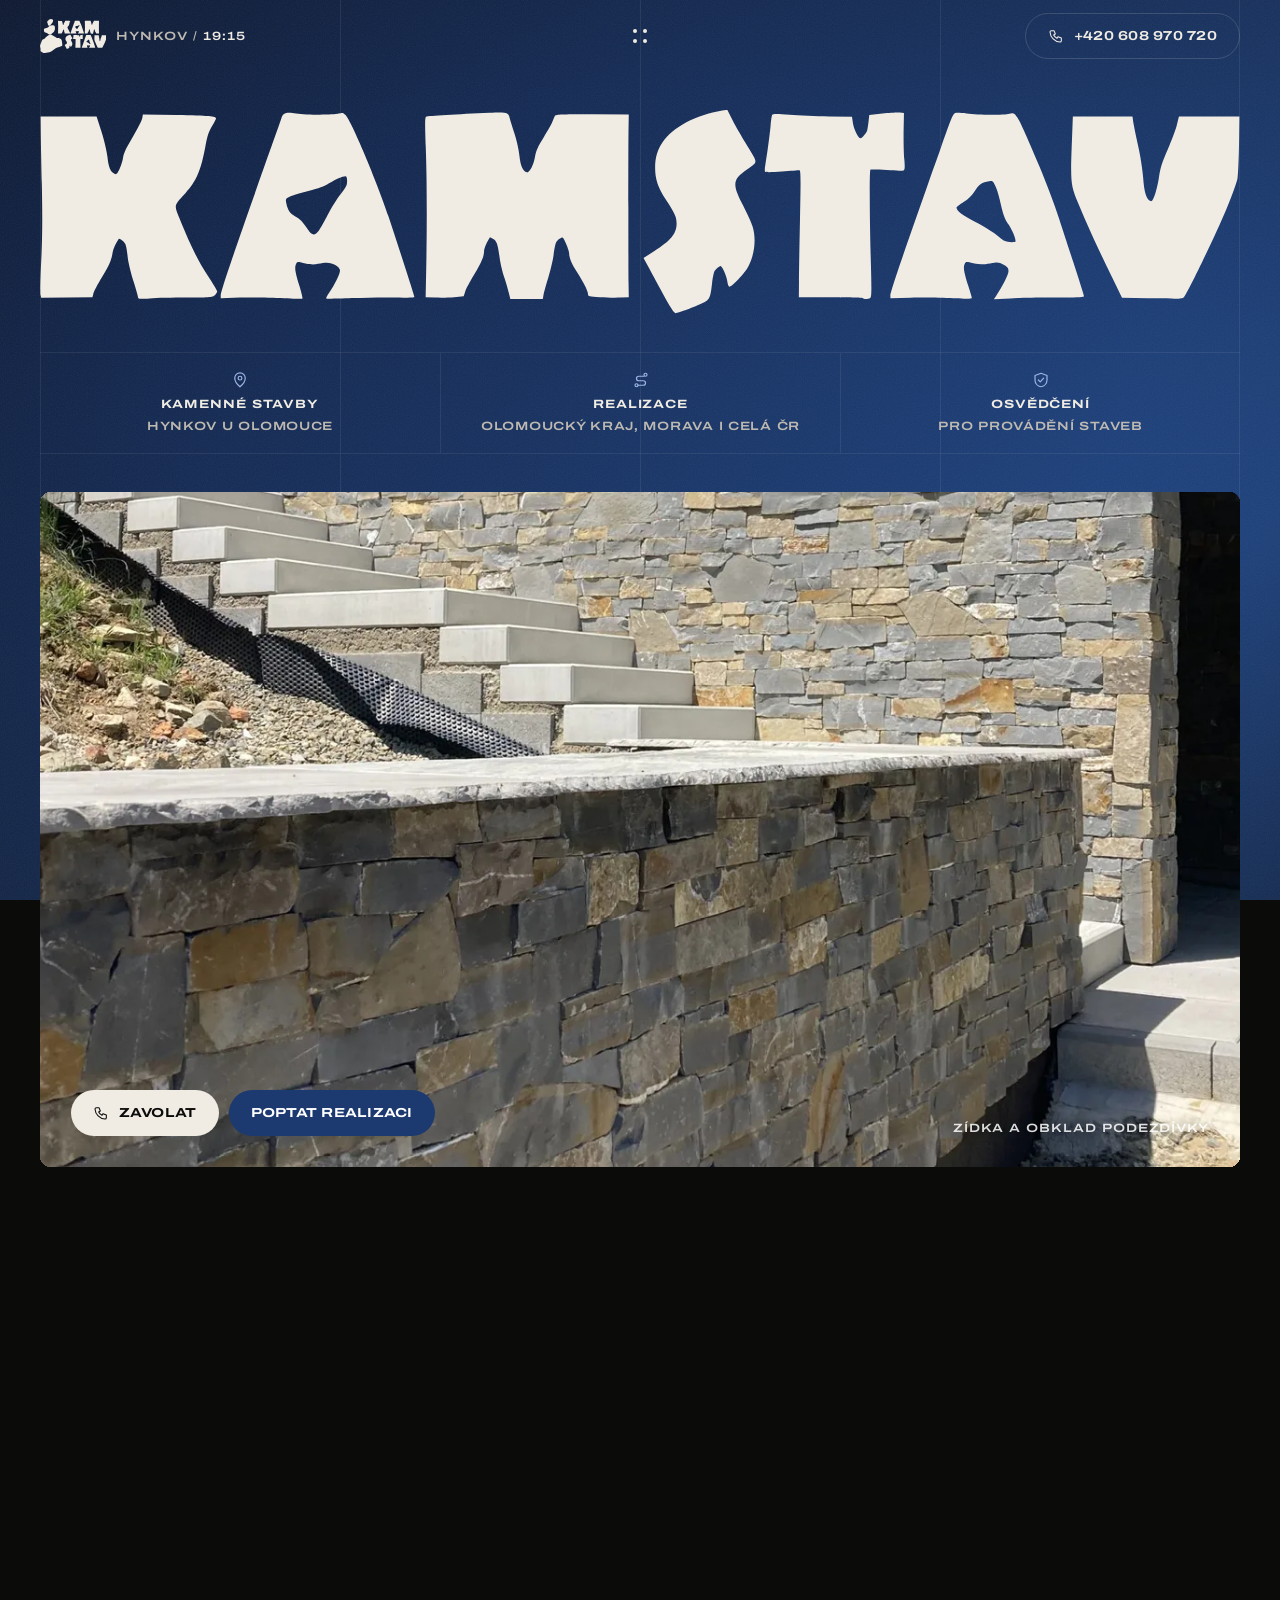
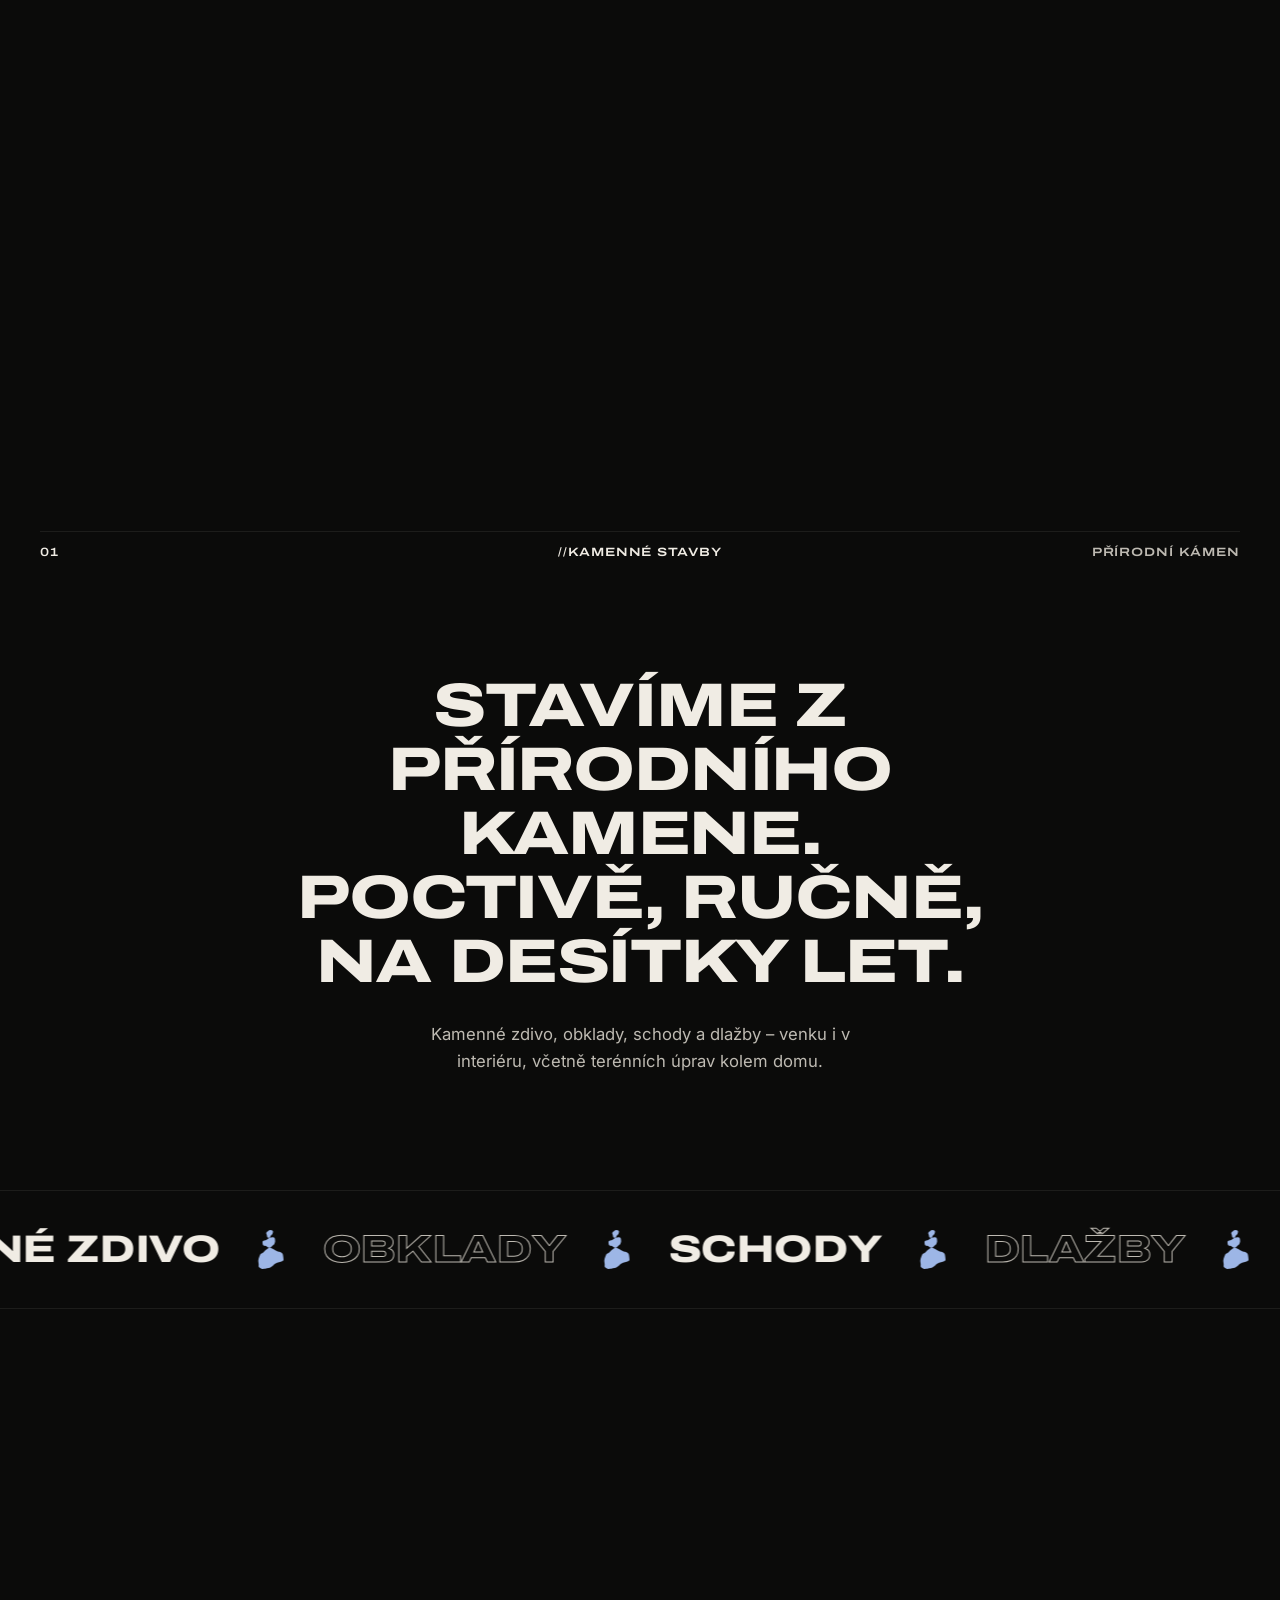
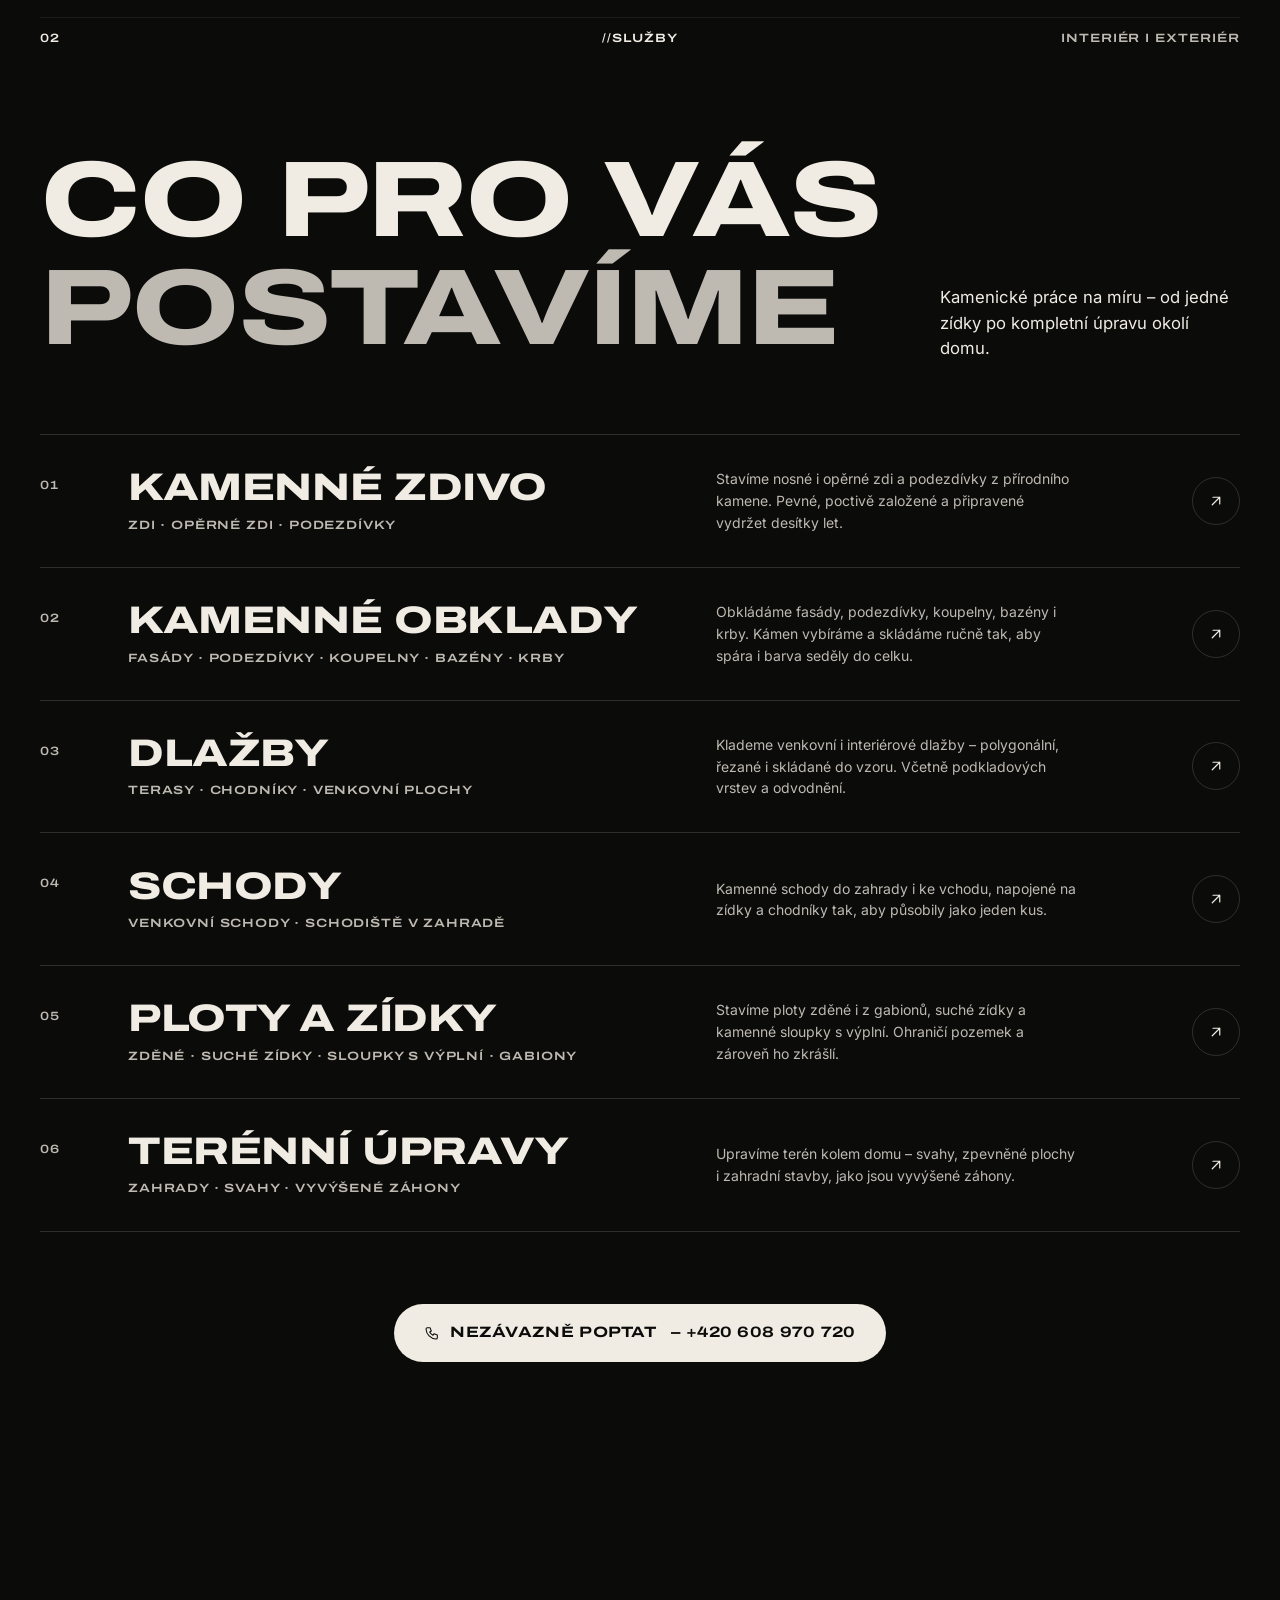
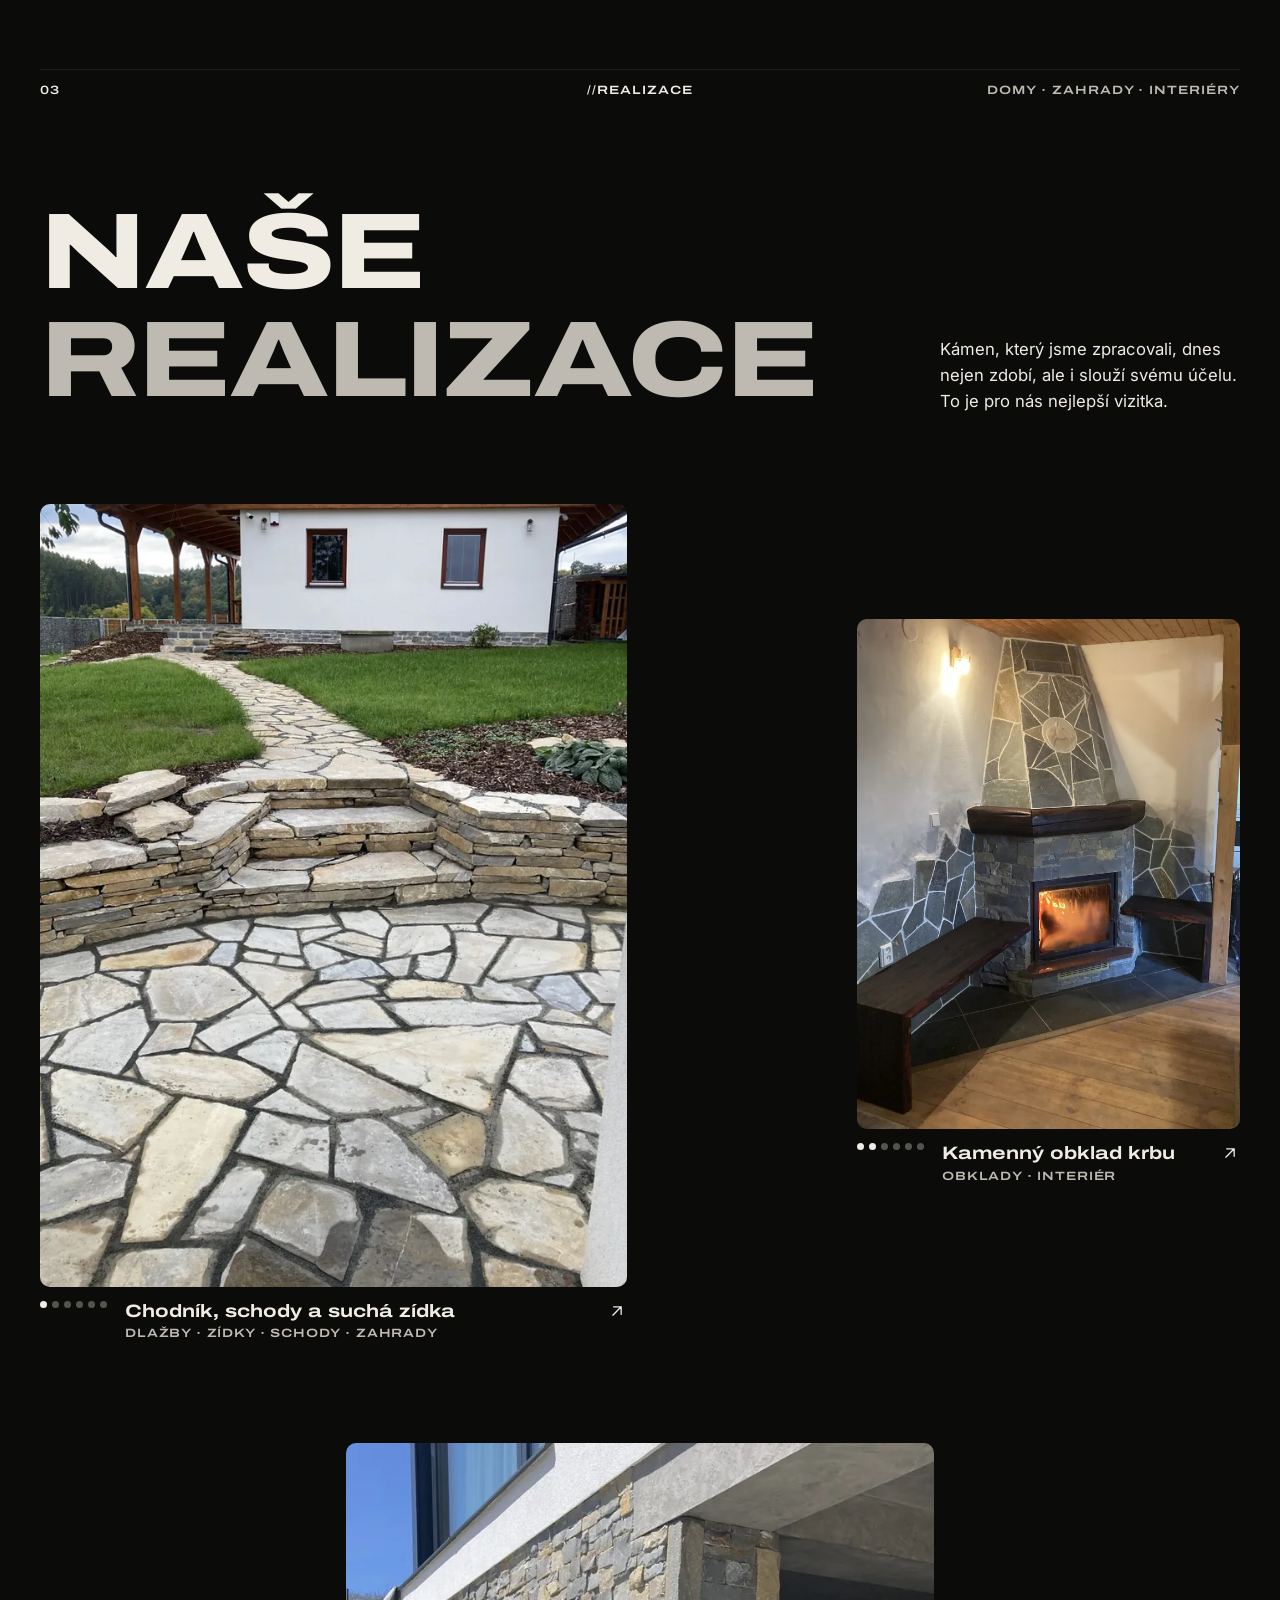
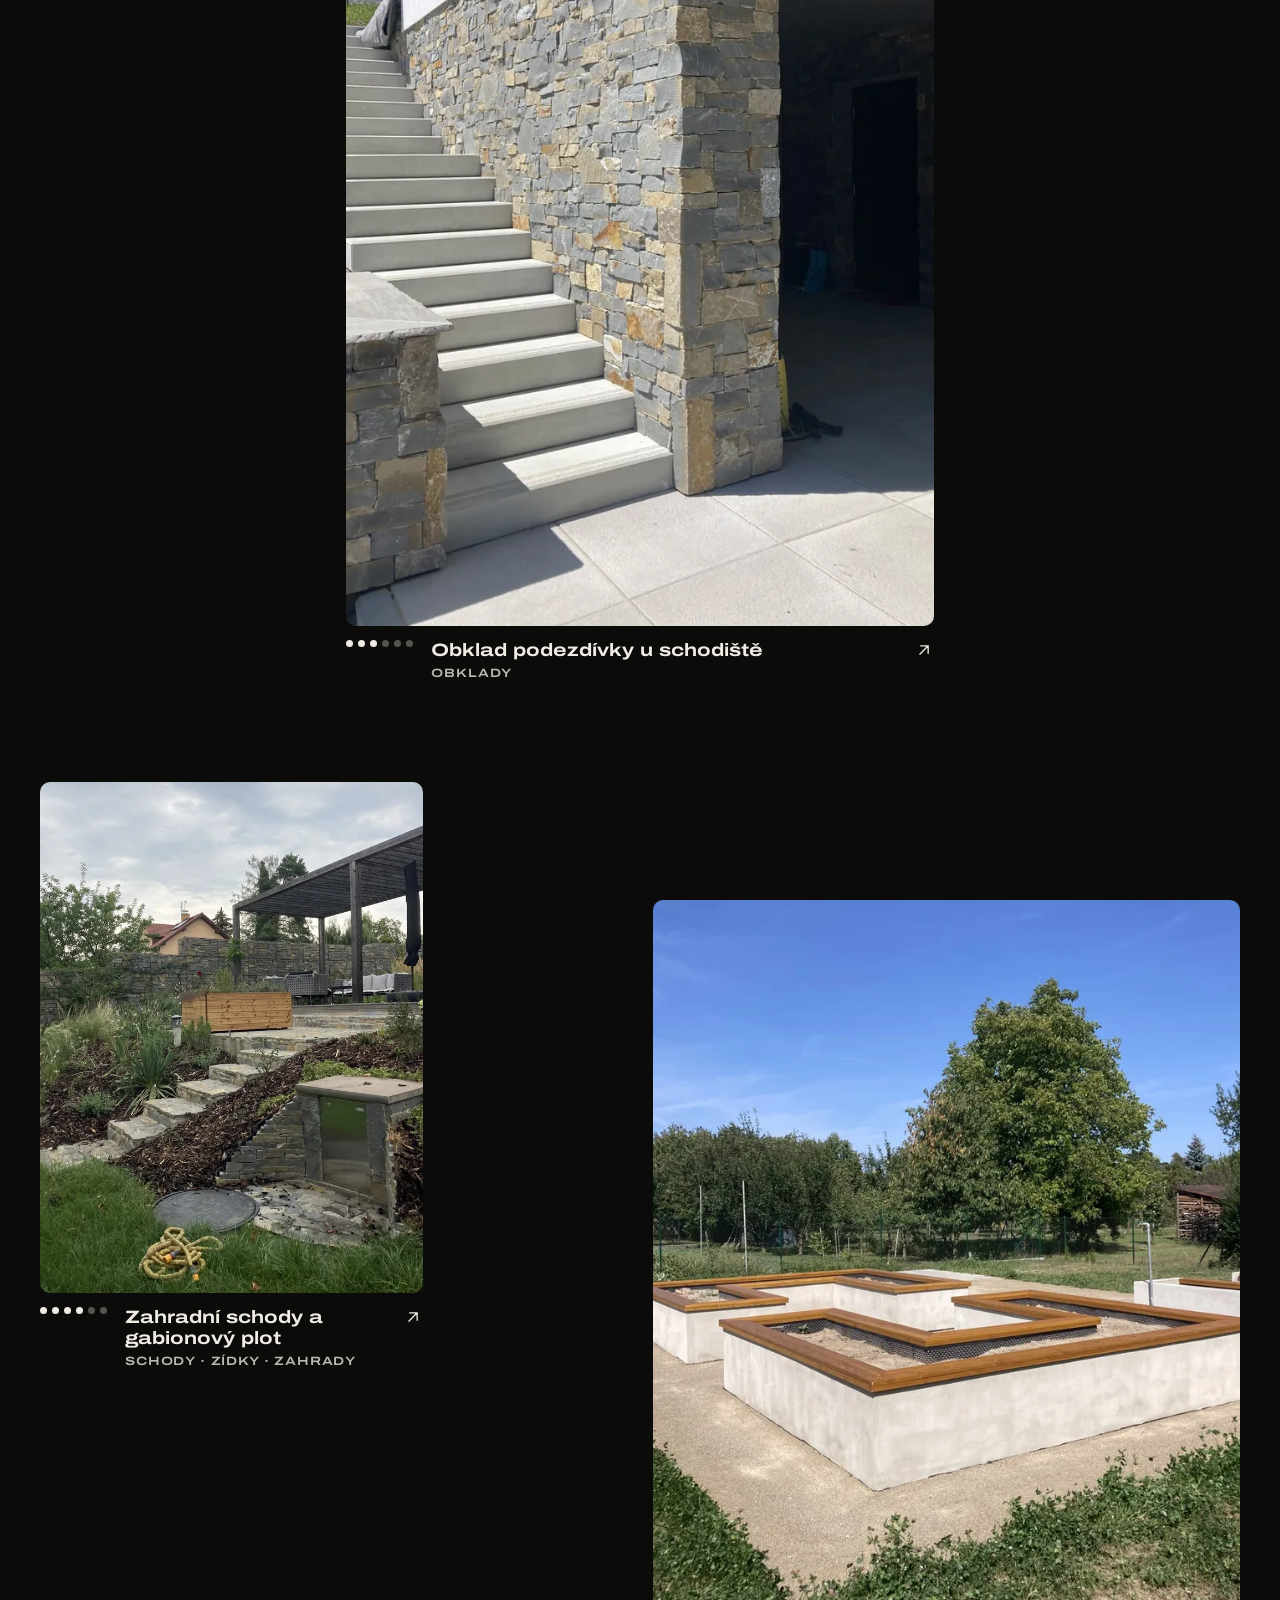
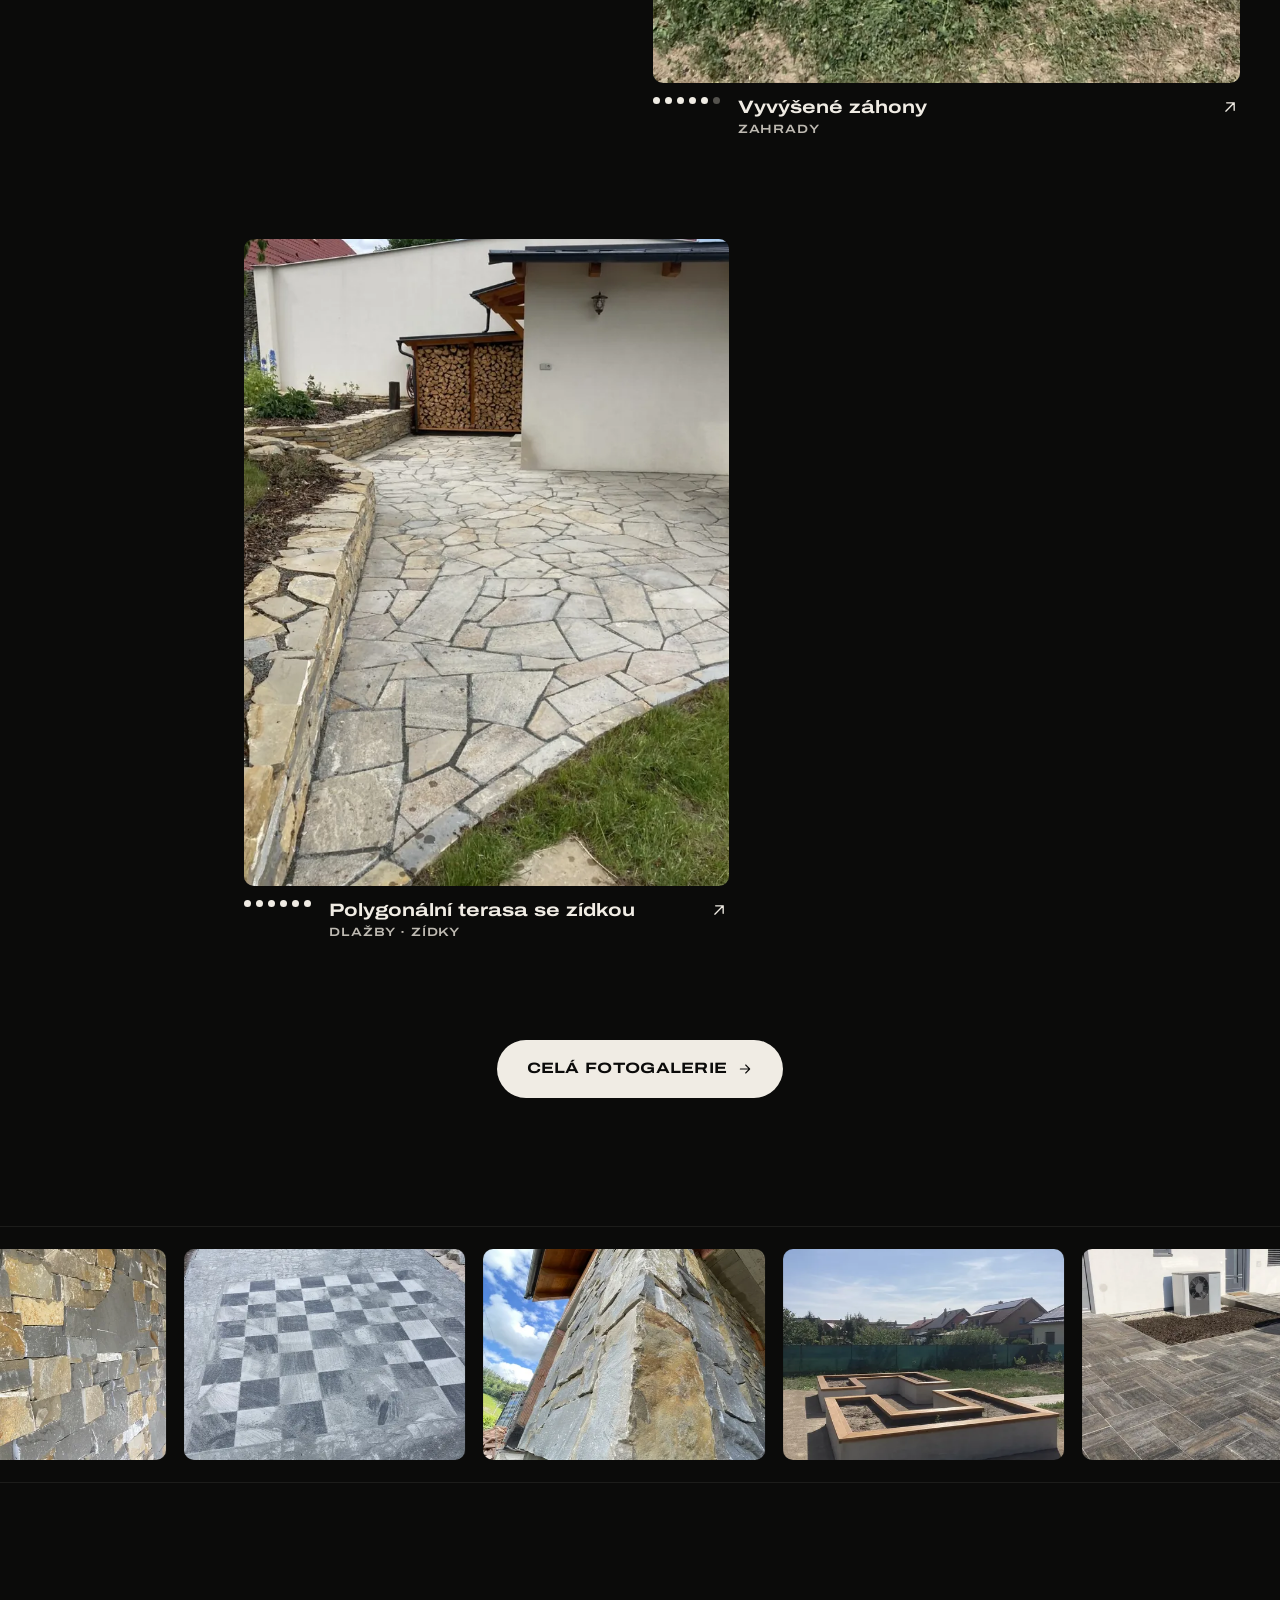
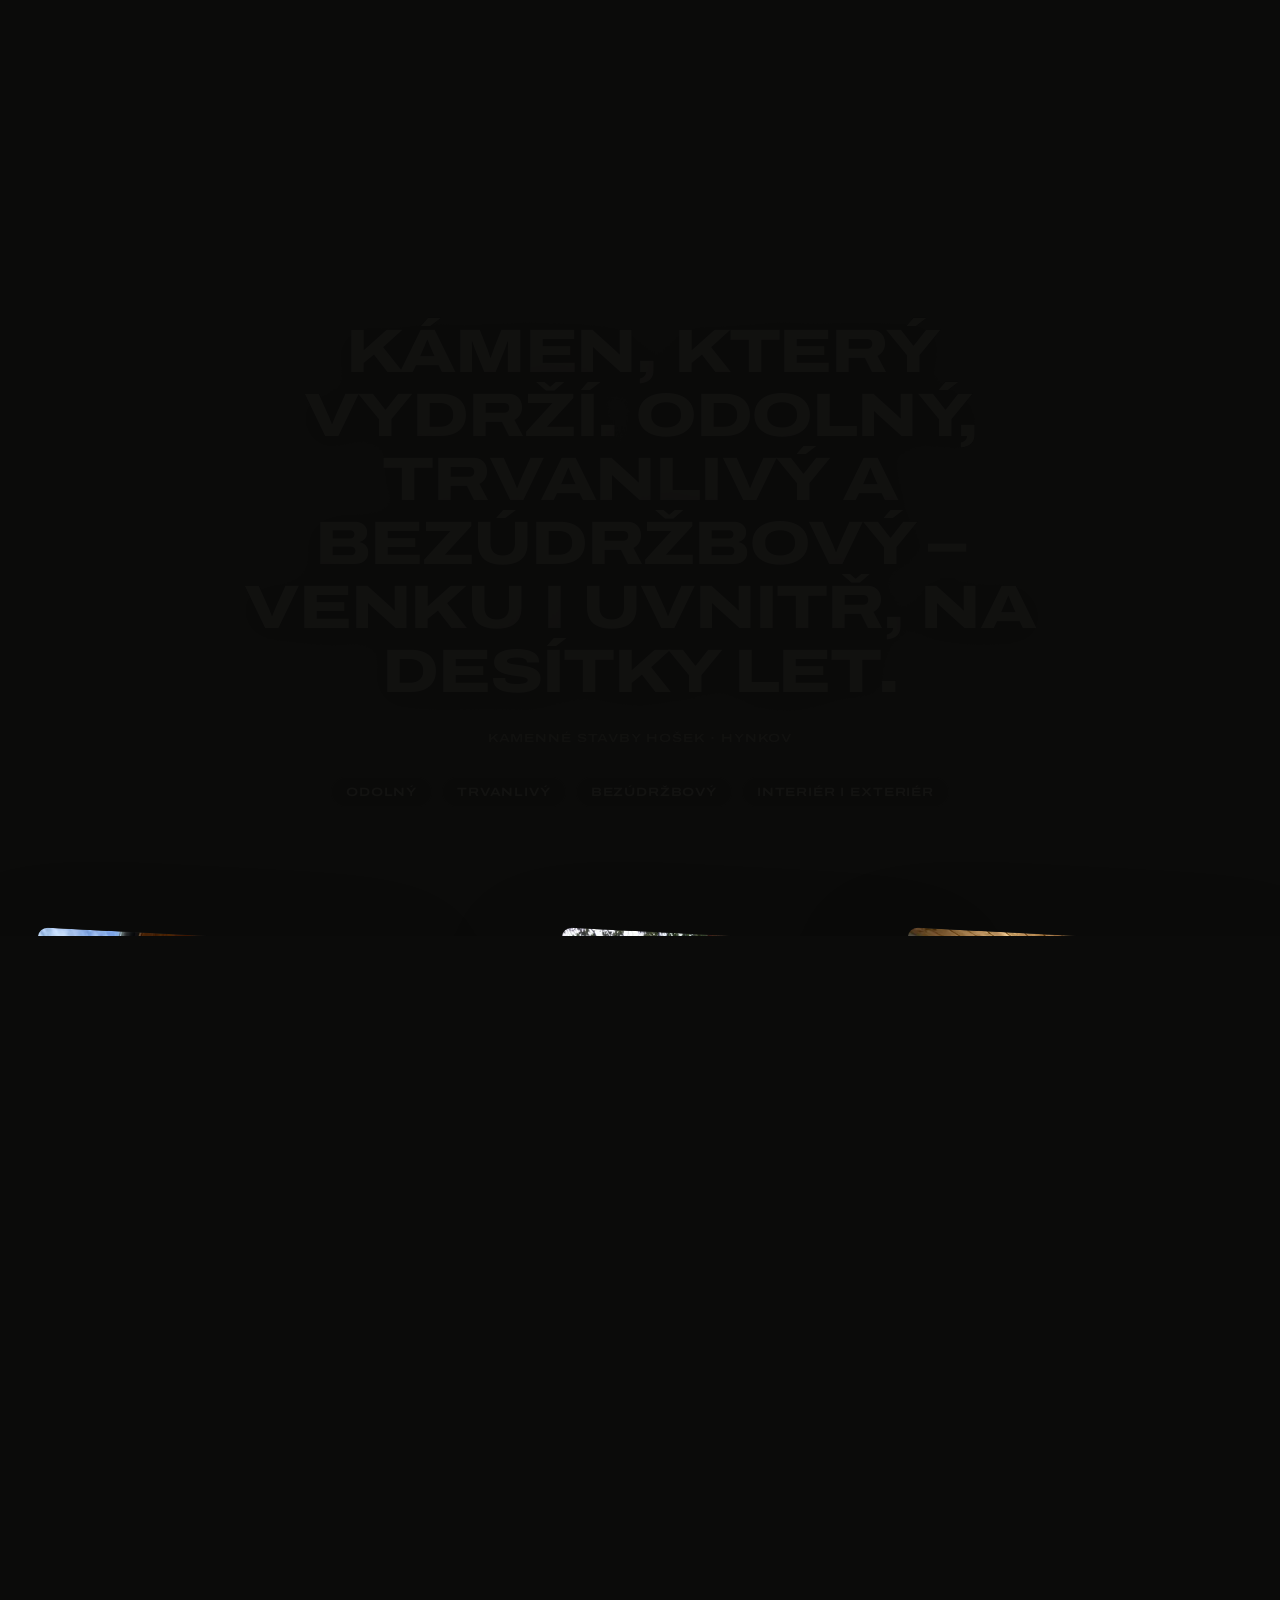
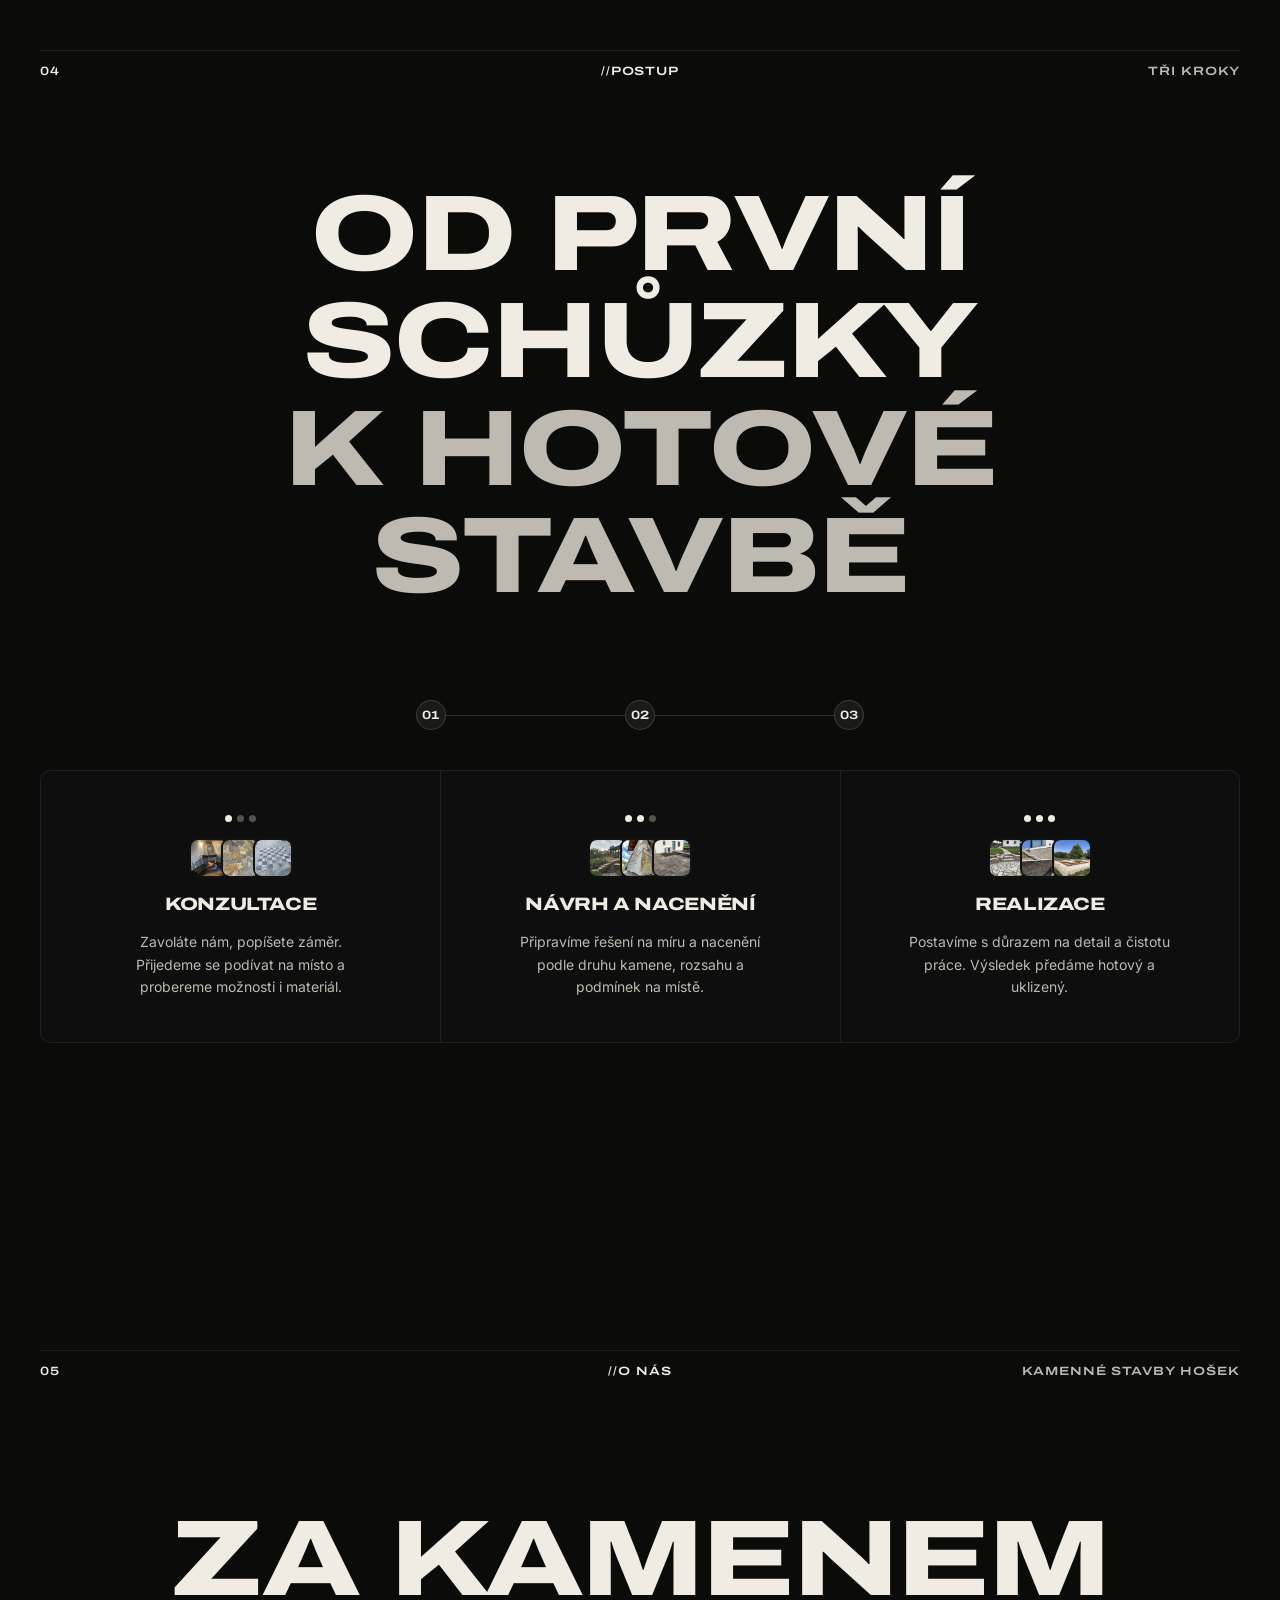
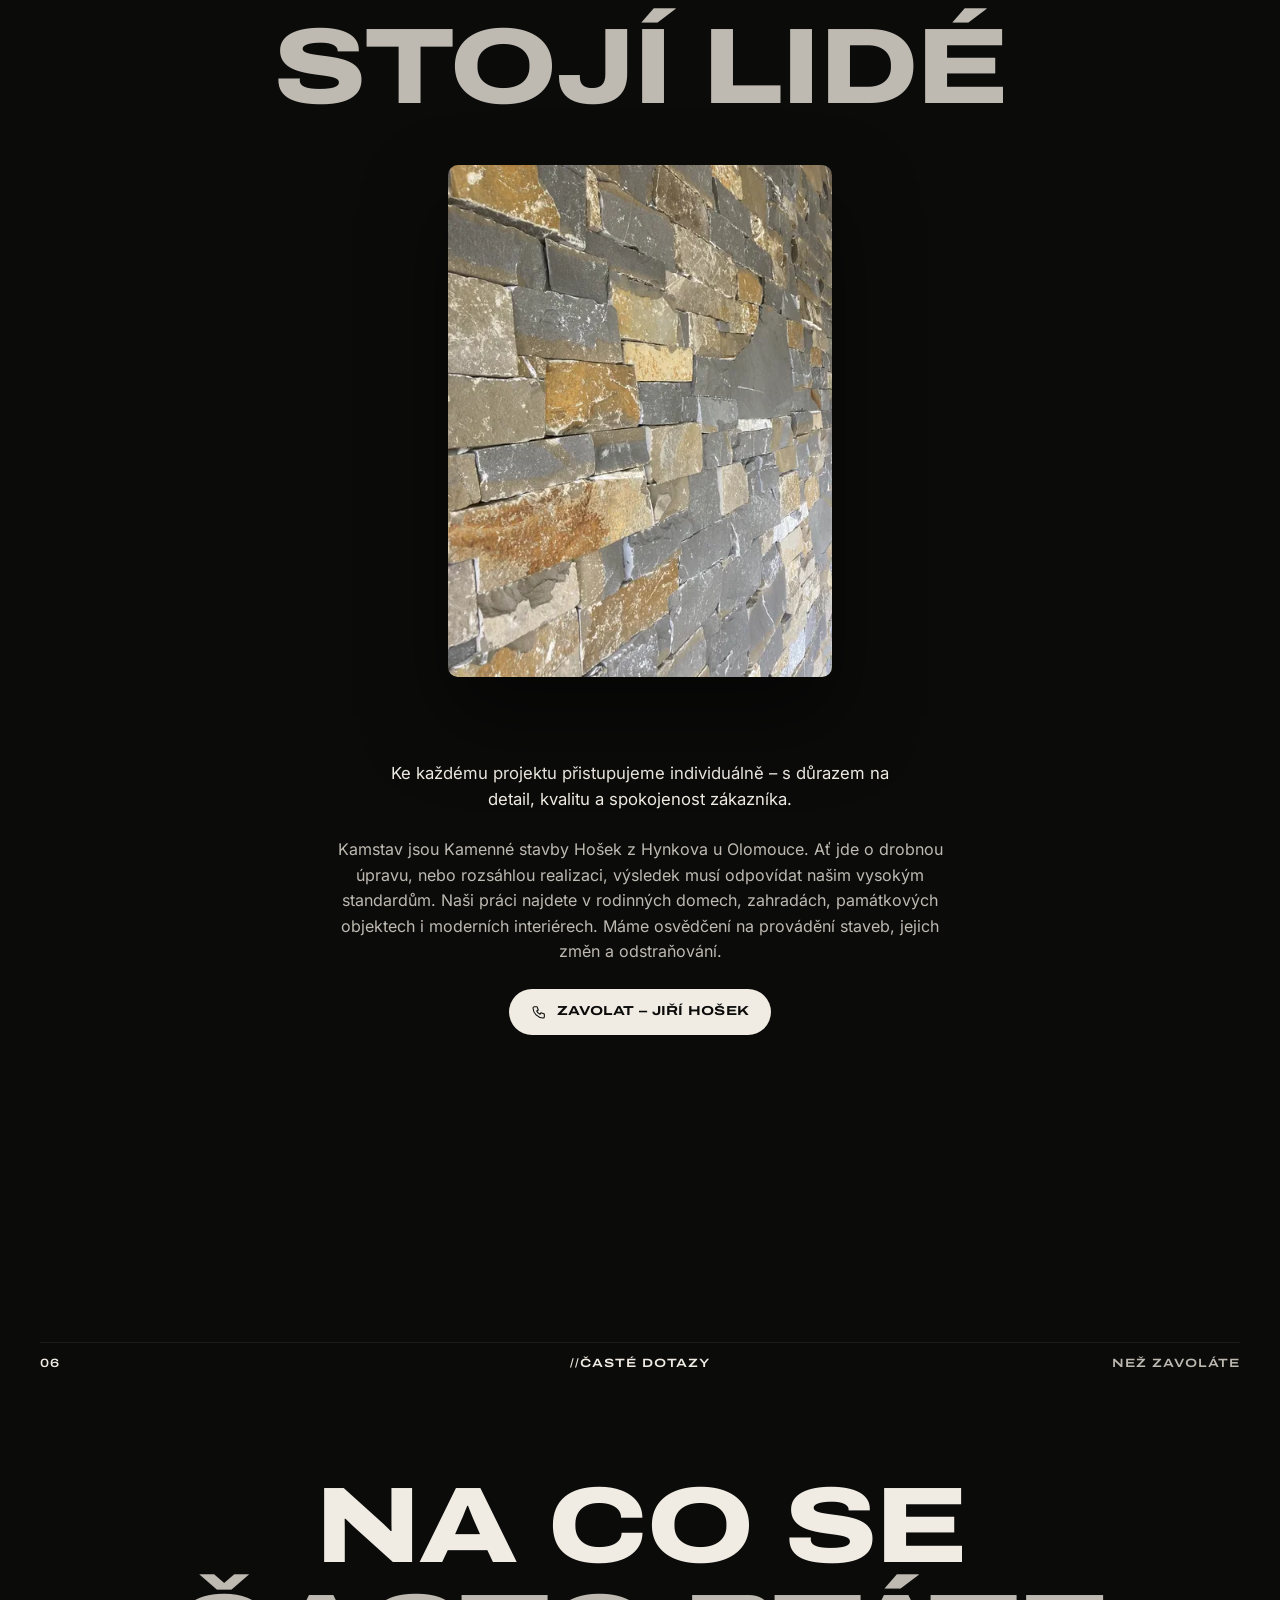
<file: index.html>
<!doctype html>
<html lang="cs" data-page="home">
<head>
  <meta charset="UTF-8" />
  <script>(function(d){var c='js',k='kamstav-intro',p=!0;try{if(sessionStorage.getItem(k))p=!1;else sessionStorage.setItem(k,'1')}catch(e){}if(matchMedia('(prefers-reduced-motion: reduce)').matches){c+=' reduce';p=!1}c+=p&&d.dataset.page==='home'?' intro-play':' no-intro';d.className+=' '+c})(document.documentElement)</script>
  <meta name="viewport" content="width=device-width, initial-scale=1" />
  <meta name="theme-color" content="#0b0b0a" />
  <link rel="icon" href="/favicon.svg" type="image/svg+xml" />
  <link rel="preload" href="/fonts/archivo-latin-wdth-normal.woff2" as="font" type="font/woff2" crossorigin />
  <link rel="preload" href="/fonts/inter-latin-wght-normal.woff2" as="font" type="font/woff2" crossorigin />
  <link rel="preload" href="/fonts/archivo-cz.woff2" as="font" type="font/woff2" crossorigin />
  <link rel="preload" as="image" media="(min-width: 721px)" href="/img/hero-zidka-1440.webp" imagesrcset="/img/hero-zidka-640.webp 640w, /img/hero-zidka-1024.webp 1024w, /img/hero-zidka-1440.webp 1440w, /img/hero-zidka-1920.webp 1920w" imagesizes="(max-width: 1280px) 100vw, 1240px" fetchpriority="high" />
  <link rel="preload" as="image" media="(max-width: 720px)" href="/img/hero-m-720.webp" imagesrcset="/img/hero-m-480.webp 480w, /img/hero-m-720.webp 720w, /img/hero-m-960.webp 960w" imagesizes="100vw" fetchpriority="high" />
  <title>Kamstav – kamenné stavby Hošek | Kamenné zdivo, obklady a dlažby, Olomouc</title>
  <meta name="description" content="Kamenné zdivo, obklady, schody, dlažby a terénní úpravy z přírodního kamene. Kamenné stavby Hošek z Hynkova u Olomouce – Olomoucký kraj, Morava i celá ČR. Volejte +420 608 970 720." />
  <link rel="canonical" href="https://kamstav.vercel.app/" />
  <meta property="og:type" content="website" />
  <meta property="og:url" content="https://kamstav.vercel.app/" />
  <meta property="og:title" content="Kamstav – kamenné stavby Hošek" />
  <meta property="og:description" content="Kamenné zdivo, obklady, schody, dlažby a terénní úpravy z přírodního kamene. Hynkov u Olomouce." />
  <meta property="og:site_name" content="Kamstav" />
  <meta property="og:locale" content="cs_CZ" />
  <meta property="og:image" content="https://kamstav.vercel.app/og.jpg" />
  <meta property="og:image:width" content="1200" />
  <meta property="og:image:height" content="630" />
  <meta property="og:image:alt" content="Kamstav – kamenná zídka a obklad z přírodního kamene" />
  <meta name="twitter:card" content="summary_large_image" />
  <meta name="robots" content="index, follow, max-image-preview:large" />
  <meta name="geo.region" content="CZ-71" />
  <meta name="geo.placename" content="Hynkov, Příkazy" />
  <link rel="apple-touch-icon" href="/apple-touch-icon.png" />
  <link rel="manifest" href="/site.webmanifest" />
  <script type="application/ld+json">{"@context":"https://schema.org","@graph":[{"@type":["HomeAndConstructionBusiness","GeneralContractor"],"@id":"https://kamstav.vercel.app/#firma","name":"Kamstav – Kamenné stavby Hošek","alternateName":["Kamstav","Kamenné stavby Hošek"],"description":"Stavební práce s přírodním kamenem: kamenné zdivo, obklady fasád, podezdívek, koupelen, bazénů a krbů, kamenné schody, venkovní dlažby, ploty, suché zídky, gabiony a terénní úpravy.","url":"https://kamstav.vercel.app/","telephone":"+420608970720","email":"kamstav@post.cz","image":["https://kamstav.vercel.app/og.jpg","https://kamstav.vercel.app/img/dlazba-chodnik-zidka-1600.webp","https://kamstav.vercel.app/img/zidka-obklad-podezdivky-1600.webp","https://kamstav.vercel.app/img/obklad-schodiste-1600.webp","https://kamstav.vercel.app/img/krb-obklad-1600.webp","https://kamstav.vercel.app/img/zahrada-schody-gabiony-1280.webp","https://kamstav.vercel.app/img/dlazba-terasa-drevnik-980.webp"],"logo":"https://kamstav.vercel.app/icon-512.png","founder":{"@type":"Person","name":"Jiří Hošek"},"identifier":{"@type":"PropertyValue","propertyID":"IČO","value":"01270729"},"address":{"@type":"PostalAddress","streetAddress":"Hynkov 3","addressLocality":"Příkazy","postalCode":"783 33","addressRegion":"Olomoucký kraj","addressCountry":"CZ"},"areaServed":[{"@type":"AdministrativeArea","name":"Olomoucký kraj"},{"@type":"Place","name":"Morava"},{"@type":"Country","name":"Česká republika"}],"knowsAbout":["přírodní kámen","kamenné zdivo","kamenné obklady","suché zídky","polygonální dlažba","gabiony","kamenné schody","terénní úpravy"],"hasCredential":{"@type":"EducationalOccupationalCredential","name":"Osvědčení na provádění staveb, jejich změn a odstraňování"},"sameAs":["https://www.facebook.com/kamstav.cz/","https://www.instagram.com/kamstav.cz"],"hasOfferCatalog":{"@type":"OfferCatalog","name":"Kamenické a stavební práce","itemListElement":[{"@type":"Offer","itemOffered":{"@type":"Service","name":"Kamenné zdivo","description":"Stavíme nosné i opěrné zdi a podezdívky z přírodního kamene. Pevné, poctivě založené a připravené vydržet desítky let.","areaServed":"Olomoucký kraj, Morava, Česká republika","provider":{"@id":"https://kamstav.vercel.app/#firma"}}},{"@type":"Offer","itemOffered":{"@type":"Service","name":"Kamenné obklady","description":"Obkládáme fasády, podezdívky, koupelny, bazény i krby. Kámen vybíráme a skládáme ručně tak, aby spára i barva seděly do celku.","areaServed":"Olomoucký kraj, Morava, Česká republika","provider":{"@id":"https://kamstav.vercel.app/#firma"}}},{"@type":"Offer","itemOffered":{"@type":"Service","name":"Dlažby","description":"Klademe venkovní i interiérové dlažby – polygonální, řezané i skládané do vzoru. Včetně podkladových vrstev a odvodnění.","areaServed":"Olomoucký kraj, Morava, Česká republika","provider":{"@id":"https://kamstav.vercel.app/#firma"}}},{"@type":"Offer","itemOffered":{"@type":"Service","name":"Schody","description":"Kamenné schody do zahrady i ke vchodu, napojené na zídky a chodníky tak, aby působily jako jeden kus.","areaServed":"Olomoucký kraj, Morava, Česká republika","provider":{"@id":"https://kamstav.vercel.app/#firma"}}},{"@type":"Offer","itemOffered":{"@type":"Service","name":"Ploty a zídky","description":"Stavíme ploty zděné i z gabionů, suché zídky a kamenné sloupky s výplní. Ohraničí pozemek a zároveň ho zkrášlí.","areaServed":"Olomoucký kraj, Morava, Česká republika","provider":{"@id":"https://kamstav.vercel.app/#firma"}}},{"@type":"Offer","itemOffered":{"@type":"Service","name":"Terénní úpravy","description":"Upravíme terén kolem domu – svahy, zpevněné plochy i zahradní stavby, jako jsou vyvýšené záhony.","areaServed":"Olomoucký kraj, Morava, Česká republika","provider":{"@id":"https://kamstav.vercel.app/#firma"}}}]}},{"@type":"WebSite","@id":"https://kamstav.vercel.app/#web","url":"https://kamstav.vercel.app/","name":"Kamstav","inLanguage":"cs","publisher":{"@id":"https://kamstav.vercel.app/#firma"}},{"@type":"WebPage","@id":"https://kamstav.vercel.app/#stranka","url":"https://kamstav.vercel.app/","name":"Kamstav – kamenné stavby Hošek","isPartOf":{"@id":"https://kamstav.vercel.app/#web"},"about":{"@id":"https://kamstav.vercel.app/#firma"},"inLanguage":"cs","primaryImageOfPage":"https://kamstav.vercel.app/og.jpg","dateModified":"2026-11-02"},{"@type":"FAQPage","@id":"https://kamstav.vercel.app/#faq","mainEntity":[{"@type":"Question","name":"Kde realizujete zakázky?","acceptedAnswer":{"@type":"Answer","text":"Sídlíme v Hynkově u Olomouce. Nejčastěji pracujeme v Olomouckém kraji, ale zakázky realizujeme po celé Moravě i v celé České republice."}},{"@type":"Question","name":"Kolik stojí kamenná zídka nebo obklad?","acceptedAnswer":{"@type":"Answer","text":"Cena závisí na druhu kamene, rozsahu práce a podmínkách na místě. Nejrychlejší je zavolat – po prohlídce připravíme nacenění na míru."}},{"@type":"Question","name":"Děláte i menší zakázky?","acceptedAnswer":{"@type":"Answer","text":"Ano. Ke každému projektu přistupujeme individuálně – ať jde o drobnou úpravu, nebo rozsáhlou realizaci."}},{"@type":"Question","name":"Pracujete i v interiéru?","acceptedAnswer":{"@type":"Answer","text":"Ano. Kromě fasád, zídek a dlažeb obkládáme i koupelny, krby a další interiérové plochy."}},{"@type":"Question","name":"Máte oprávnění ke stavebním pracím?","acceptedAnswer":{"@type":"Answer","text":"Ano, máme osvědčení na provádění staveb, jejich změn a odstraňování."}},{"@type":"Question","name":"Jak začít?","acceptedAnswer":{"@type":"Answer","text":"Zavolejte Jiřímu Hoškovi nebo nám pošlete krátkou zprávu – co plánujete, kde a ideálně pár fotek místa. Ozveme se a domluvíme prohlídku."}}]},{"@type":"HowTo","name":"Jak probíhá spolupráce s Kamstav","step":[{"@type":"HowToStep","position":1,"name":"Konzultace","text":"Zavoláte nám, popíšete záměr. Přijedeme se podívat na místo a probereme možnosti i materiál."},{"@type":"HowToStep","position":2,"name":"Návrh a nacenění","text":"Připravíme řešení na míru a nacenění podle druhu kamene, rozsahu a podmínek na místě."},{"@type":"HowToStep","position":3,"name":"Realizace","text":"Postavíme s důrazem na detail a čistotu práce. Výsledek předáme hotový a uklizený."}]}]}</script>
  <script type="module" crossorigin src="/assets/main-BVhZn8ID.js"></script>
  <link rel="modulepreload" crossorigin href="/assets/preload-helper-DVxsz8ct.js">
  <link rel="stylesheet" crossorigin href="/assets/style-D0qZVz24.css">
</head>
<body>
  <div id="root"><div><div class="intro" aria-hidden="true"><svg viewBox="0 0 1002 515" role="img" aria-label="Kamstav"><g class="stones" fill="currentColor"><path class="stone stone-bottom" d="M45.4 512.1C32.2 506.9 18.5 497.7 12.3 489.8C7.5 483.8 6.5 479.2 7.9 468.9C9.6 455.7 9.3 451.2 5.5 433.9C3.6 425.1 2 417 2 415.9C2 414.9 1.5 414 1 414C-0.2 414 -0.4 404.3 0.8 403.8C1.2 403.6 2.8 399.1 4.3 393.8C7.5 382.4 18.2 352.4 25.2 335.3C31.5 319.9 34.6 316.6 50.2 308.5C67.4 299.7 71.5 296.5 82 284C90.6 273.8 96.4 268.7 112 257.6C141.6 236.5 145.1 234.7 156.5 234.8C169.4 234.8 184.5 241.6 212.5 259.9C245.6 281.7 254.1 285.6 274.4 288.5C280.9 289.4 288.5 290.9 291.4 291.7C303.6 295.3 318.8 305.3 325.1 313.9C328.6 318.5 329.4 322 332.4 342.5C335.9 367.3 336.9 375.2 337.6 387.5C338.2 396.8 338 399.1 336.6 401.8C332.2 410.4 314.6 418.3 277.3 428.5C254.3 434.8 249.9 436.4 239.3 442C228.6 447.6 218.6 454.7 200 470C173.7 491.7 160.6 499 141 503.3C111.7 509.8 76.5 515 62.8 515C53.9 514.9 51.5 514.5 45.4 512.1Z"></path><path class="stone stone-mid" d="M140.2 234C134.2 231.9 128.7 228.8 118.5 222C108.3 215.1 104.4 213.4 91.8 210C73.9 205.1 68 201.7 64.5 194.3C62.5 190.1 59.1 168.5 59 159.9C59 150.3 63.2 147.1 84.5 140.5C107 133.7 111.2 131.5 131.3 115.7C141.4 107.8 153.4 100.5 154.8 101.4C155.2 101.6 157.4 101.5 159.6 101C169.5 98.6 189.1 95.7 195.2 95.7C201.1 95.6 202.8 96.1 209.7 99.5C215.1 102.3 218.4 104.8 220.6 107.7C223.6 111.6 223.8 112.6 224.5 122.7C224.9 128.6 225.6 135.7 226.1 138.4C228 148.5 227.3 154.1 222.4 168.2C217.8 181.5 214.1 190 211.7 193.1C211 194.1 207 197 202.9 199.6C198.7 202.3 190.7 208.8 185.1 214C164.6 233.1 152.6 238.4 140.2 234Z"></path><path class="stone stone-top" d="M138 102.1C123.4 98.2 120.4 94.6 119.1 79.7C118.5 73.4 117.4 69.4 114.6 63C109.4 51.3 107.6 44.9 108.4 40.8C109.2 36.3 118.2 26.3 126.2 20.9C129.5 18.6 133.3 15.1 134.8 13C138.5 7.7 142.9 5.5 154.2 3.4C159.6 2.4 164 1.2 164 0.8C164 0.4 165.3 0 167 0C168.7 0 170 0.4 170 0.8C170 1.9 179.4 4.9 185.8 5.9C188.6 6.3 192 7.6 193.1 8.6C196.3 11.4 199 17.9 199 23C199 27.5 193.6 46 190.4 52.2C189.5 54 184 60.5 178.1 66.5C168.6 76.4 167 78.6 162.1 88.6C157.1 98.9 156.3 99.9 152.3 101.9C147.2 104.4 146.6 104.4 138 102.1Z"></path></g><g class="letters" fill="currentColor"><path class="letter" fill-rule="evenodd" d="M376.6 220.9C376.3 220.1 375.6 217.5 375 215C374.3 212.5 372.5 206.5 370.9 201.7C366.7 188.8 366.2 186.5 365 176.2C364.4 171 363.3 165.5 362.5 163.9C361.1 161.3 356.3 157.2 355.6 158.1C352.8 161.9 349.9 169.2 348.6 175.9C347.3 183.2 346.2 185.6 340.1 195.4C333.3 206.1 328 216.3 328 218.6C328 219.3 319.7 219.9 301.8 220.3C280.2 220.8 275.3 220.7 274.1 219.5C272.9 218.4 272.9 212.9 274.1 182.3C275.8 137.8 275.9 114.5 274.2 67.6C273.1 36.1 273.1 30.5 274.3 29.3C275.4 28.1 278.5 28.1 293.1 28.9C302.7 29.4 315.5 29.6 321.5 29.3L332.5 28.7L336.4 41.6C342.9 63 343.9 67.2 344 73.5C344.1 81 346.8 87.3 350.8 89.4L353.7 90.9L356.9 84.1C358.6 80.4 360 76.2 360 74.8C360 69.8 363 62.7 369.3 52.7C376.8 40.9 379.5 35.7 380.4 31.4C381.1 28.5 381.5 28.2 386.2 27.6C392.8 26.7 444.9 27.9 452 29.1C455 29.6 457.8 30.4 458.3 30.9C458.8 31.4 457.3 34.5 455 38.1C450.5 45.2 449.3 48.8 445.7 67.6C441.6 88.8 436.4 99.3 422.3 114.3C418.3 118.6 415 122.8 415 123.5C415 124.7 422.3 143.2 427.5 155.5C434.3 171.4 439.7 181.6 448.7 195.6C454.4 204.5 459 212.6 459 213.6C458.9 214.7 458 216.6 457 217.9L455 220.3L420.7 220.5C401.9 220.6 384.4 221.1 381.8 221.5C378.1 222.1 376.9 221.9 376.6 220.9Z"></path><path class="letter" fill-rule="evenodd" d="M528.5 220.8C518 220.3 499.7 220.1 487.8 220.4C475.8 220.7 465.4 220.7 464.5 220.4C463.7 220 463 218.8 463 217.6C463 214.9 477.8 171.6 501.9 103.2C514.4 68 519.9 52.2 524 40.5C526.3 33.9 528.7 27.9 529.3 27.1C530.5 25.7 530 25.7 562.4 27.7C568.1 28 576.8 27.7 582.8 27C593.2 25.8 593.2 25.8 595.6 28.1C597.8 30.4 605.4 46.7 618.2 76.5C628.8 101.3 633.7 114.1 640.8 136C644.7 147.8 652.4 171.4 657.9 188.3C663.5 205.3 667.7 219.6 667.4 220.1C667.1 220.7 657.3 220.8 642.2 220.4C628.6 220.1 607.8 220.3 596 220.8C584.2 221.4 574.4 221.7 574.2 221.6C574.1 221.4 576.7 216.9 580.1 211.6C586.5 201.3 588.3 197.5 589.5 192.3C590.1 189.2 590 189 584.1 186C577.1 182.5 576.6 182.5 568 184.6C561.8 186.2 561.1 186.2 552.7 184.3L543.9 182.3L542.4 185.1C541.1 187.7 541.1 188.7 542.5 194.4C543.3 198 545.3 205 547 210.1C550.3 220.2 550.6 222.1 548.8 221.8C548.1 221.8 539 221.3 528.5 220.8ZM563.3 152.9C566 151.7 569.3 146.4 577.5 130.5C580.6 124.5 584.4 118 585.8 116.1C596.3 102.9 597 101.8 597 98C597 91.2 596.7 91 589.5 93.5C585.9 94.8 581.3 97.2 579.1 98.9C573.8 103.1 570.6 104.3 555.5 107.8C542.4 110.9 537.1 112.7 533.6 115.5C531.8 116.9 531.8 117.3 533 122.7C534.7 129.5 536.9 132.2 543.5 135.8C547.5 137.9 549.5 140.1 553.5 146.2C556.2 150.5 559 153.9 559.7 154C560.4 154 562 153.5 563.3 152.9Z"></path><path class="letter" fill-rule="evenodd" d="M768.7 221.3C768.3 221 768 219.7 768 218.5C768 217.4 765.7 209.2 763 200.5C760 191 757.7 181.7 757.4 177.5C757.1 173.7 756.4 168.7 755.8 166.5C754.8 162.4 750.6 157 748.4 157C746.4 157 742 166.6 740.5 174.5C738.9 182.9 738.1 184.8 730.4 196.5C724.6 205.4 720 214.9 720 217.9C720 219.5 718.4 219.7 701.1 220.4C690.8 220.7 681.5 220.8 680.6 220.4C678.6 219.6 678.5 210.3 680.4 161.4C681.4 137.5 681.5 119.3 681 104.4C680.5 92.3 679.8 70.7 679.4 56.3L678.7 30.1L681.4 29C682.9 28.5 690.5 28 698.3 28C706.1 28 719.2 27.3 727.5 26.5C743.7 24.9 763.8 24.6 765.7 25.8C766.4 26.2 768 30.2 769.3 34.5C770.6 38.9 773.1 47.2 774.8 53C776.5 58.8 778.3 67.8 778.9 73C780 83.4 782 87.3 786.3 87.8C788.5 88.1 789.2 87.4 791.1 83.8C792.3 81.4 794.1 75.7 795.1 71.1C796.7 64 798.1 60.8 804.2 51.1C808.2 44.8 812.6 36.6 814 33L816.7 26.5L823.1 26.6C826.6 26.6 837.8 27 848 27.5C860.6 28 870.4 27.9 878.6 27.1C885.2 26.4 891.5 26.2 892.5 26.6C894.2 27.3 894.3 28.7 893.4 58.4C892.3 97.8 892.3 152 893.4 190.1C894.1 211.4 894 219.9 893.2 220.4C892.6 220.7 882.9 220.7 871.6 220.4L851 219.7L851 217.1C850.9 213.4 848.1 207.6 840.5 195.4C833.4 184.1 831.7 180.2 830.6 172.6C829.7 167 825.2 157 823.4 157C821 157 817 161.2 816.1 164.8C815.5 166.8 814.8 171.9 814.4 176C814.1 180.7 812 189.4 809 199C806.4 207.5 803.9 216.2 803.6 218.2L802.9 222L786.1 222C776.9 222 769 221.7 768.7 221.3Z"></path><path class="letter" fill-rule="evenodd" d="M403.6 450.8C401.8 447.8 379.1 406.1 375.7 399.4L373.2 394.4L383.2 388C401.7 376.3 408 368.6 408 357.9C408 351.1 406 346.8 397 333.6C388.7 321.3 386.1 314.7 385.3 303.6C384.3 288 388.2 277.1 398.8 265.9C411.3 252.6 429.7 243.7 453.5 239.6C462 238.1 461.5 237.8 465.3 246.2C467.8 251.9 481.3 275 489 286.7L493 293L483.6 299.9C466.1 312.9 465.6 316.8 478.4 339.8C487.3 355.9 490 364.3 490 376.2C490 393.7 485.1 405.2 472.3 417.8C467.7 422.3 463.5 425.8 463.1 425.5C462.6 425.3 462 422.7 461.6 419.8C461.1 415.7 457.5 406.3 455.3 403.1C455.1 402.9 453.9 403.2 452.5 403.8C448.4 405.7 446.3 410.4 445.5 419.4C444.8 428 442.7 437.7 441.2 439.2C438.9 441.5 409.5 453 405.9 453C405.4 453 404.4 452 403.6 450.8Z"></path><path class="letter" fill-rule="evenodd" d="M537.2 435C536 433.8 535.8 430.9 536.4 417.5C538.4 370.7 539 349.1 539 326.6L539 301.7L528.8 302.4C523.1 302.8 514.8 303.5 510.2 303.9C504.9 304.3 501.6 304.2 501 303.5C500.6 303 501.5 295.5 503.1 287C504.7 278.5 506 268.6 506.1 265C506.1 261.4 506.7 254.9 507.3 250.5L508.5 242.5L512.5 242.6C514.7 242.6 525 243.2 535.5 243.8C546 244.5 563.1 245 573.6 245L592.8 245L593.4 248.1C593.7 249.8 594 252.2 594 253.3C594 254.4 595.4 258.4 597.1 262.1L600.3 268.9L603.2 267.4C607.3 265.3 609.9 259 610 251.5C610 248.2 610.4 245 610.8 244.4C611.2 243.7 615.3 242.9 620 242.6C624.7 242.2 632.2 241.4 636.6 240.9C649 239.5 648.3 238.4 647.4 258C647 269.5 647.1 279 648 288C649.5 303 649.4 303.3 642.5 302.5C640.3 302.3 632.6 301.8 625.4 301.5L612.3 300.9L611.6 317.2C611.3 326.2 611.4 346.1 612 361.5C614.3 423.4 614.4 434.6 612.9 435.6C612.1 436.1 595.1 436.5 575.1 436.5C544.5 436.5 538.4 436.3 537.2 435Z"></path><path class="letter" fill-rule="evenodd" d="M699 436.8C688.8 436.3 670.3 436.1 657.8 436.4C638.9 436.8 635 436.7 634 435.5C633 434.4 633.3 432.5 635 426.8C638 417 654.5 369.3 674.2 313.5C677.5 304.1 682.9 288.9 686.2 279.5C698.4 244.7 699.2 242.9 701.4 242C702.6 241.6 708 241.7 713.5 242.3C726.1 243.7 753.1 243.7 758.9 242.2C763.1 241.2 763.5 241.3 765.8 243.8C771.2 249.7 799.4 316.7 810 349C830.7 411.8 838.2 435.2 837.6 435.8C837.2 436.1 818.8 436.5 796.7 436.5C774.6 436.6 753.7 437 750.2 437.5C745.6 438.1 744 437.9 744 437.1C744 436.4 746 432.7 748.5 428.9C754.4 419.7 757.7 413.2 758.5 408.8C759.2 405.3 759.1 405.2 753.7 402.1C747.5 398.6 744.8 398.3 737.3 400.7C732.1 402.3 731.6 402.3 722.7 400.3C714.3 398.4 713.4 398.4 712.2 399.9C710.2 402.4 711.4 411.1 715.4 423.2C719.5 435.8 719.8 437.2 718.5 437.5C718 437.6 709.2 437.3 699 436.8ZM765.4 377.2C766.4 375.6 762 365.1 757.7 358.8C754.3 353.8 752.8 350.3 751.5 344.3C748 328.9 745.9 321.4 743.6 317.5C741.7 314 741 313.5 738.1 313.7C736.2 313.7 732.8 314.6 730.4 315.5C726.8 316.9 725.6 318.1 722.7 323.3C719.9 328.5 718.1 330.3 711.4 334.8C705.1 339.1 703.6 340.6 703.8 342.3C704.3 345.8 709.4 349.5 725 357.5C733.1 361.7 740.7 366.1 742.1 367.3C743.4 368.6 746.9 371.5 749.8 373.8C754.4 377.4 755.8 378 760 378C762.7 378 765.1 377.6 765.4 377.2Z"></path><path class="letter" fill-rule="evenodd" d="M877.5 435C874.1 431 840.6 359.2 829.4 331.5C824.7 319.9 824.5 319.2 824.2 308C824.1 301.7 824.3 285.1 824.7 271.2C825.4 250.4 825.8 245.8 827 245C827.9 244.4 834.3 244.3 843 244.8C858.8 245.6 863.5 245.6 878.5 245.1L888.5 244.7L889.7 251.6C890.3 255.4 892.7 266.8 895 277C897.9 290 899.4 299.5 900 309C901.1 325.1 902.1 328.9 906.2 333L909.3 336.1L912.2 328.8C913.8 324.7 915.5 317.8 916.1 313.1C917.6 300.3 918.6 297 925.1 282.2C933.3 263.8 935.8 256.8 936.6 249.8L937.3 244L947.9 244.7C961.1 245.7 965.8 245.7 984.1 244.8C995.7 244.2 999 244.3 1000.5 245.4C1002.3 246.7 1002.3 248 1001.2 279.7L1000.1 312.6L994.7 326.1C983.1 355.2 972.9 377.8 958.5 406.5L943.5 436.5L911.2 436.5C883.6 436.5 878.7 436.3 877.5 435Z"></path></g></svg><span class="bar"><i></i></span></div><div class="bg-gradient" aria-hidden="true"></div><div class="grid-lines" aria-hidden="true"><div class="wrap"><span></span><span></span><span></span><span></span></div></div><a class="skip" href="#obsah">Přeskočit na obsah</a><header class="header"><div class="wrap"><div class="local"><a href="/" class="logo-link" aria-label="Kamstav – úvod"><svg viewBox="0 0 1002 515" role="img" aria-label="Kamstav" aria-hidden="true"><g class="stones" fill="currentColor"><path class="stone stone-bottom" d="M45.4 512.1C32.2 506.9 18.5 497.7 12.3 489.8C7.5 483.8 6.5 479.2 7.9 468.9C9.6 455.7 9.3 451.2 5.5 433.9C3.6 425.1 2 417 2 415.9C2 414.9 1.5 414 1 414C-0.2 414 -0.4 404.3 0.8 403.8C1.2 403.6 2.8 399.1 4.3 393.8C7.5 382.4 18.2 352.4 25.2 335.3C31.5 319.9 34.6 316.6 50.2 308.5C67.4 299.7 71.5 296.5 82 284C90.6 273.8 96.4 268.7 112 257.6C141.6 236.5 145.1 234.7 156.5 234.8C169.4 234.8 184.5 241.6 212.5 259.9C245.6 281.7 254.1 285.6 274.4 288.5C280.9 289.4 288.5 290.9 291.4 291.7C303.6 295.3 318.8 305.3 325.1 313.9C328.6 318.5 329.4 322 332.4 342.5C335.9 367.3 336.9 375.2 337.6 387.5C338.2 396.8 338 399.1 336.6 401.8C332.2 410.4 314.6 418.3 277.3 428.5C254.3 434.8 249.9 436.4 239.3 442C228.6 447.6 218.6 454.7 200 470C173.7 491.7 160.6 499 141 503.3C111.7 509.8 76.5 515 62.8 515C53.9 514.9 51.5 514.5 45.4 512.1Z"></path><path class="stone stone-mid" d="M140.2 234C134.2 231.9 128.7 228.8 118.5 222C108.3 215.1 104.4 213.4 91.8 210C73.9 205.1 68 201.7 64.5 194.3C62.5 190.1 59.1 168.5 59 159.9C59 150.3 63.2 147.1 84.5 140.5C107 133.7 111.2 131.5 131.3 115.7C141.4 107.8 153.4 100.5 154.8 101.4C155.2 101.6 157.4 101.5 159.6 101C169.5 98.6 189.1 95.7 195.2 95.7C201.1 95.6 202.8 96.1 209.7 99.5C215.1 102.3 218.4 104.8 220.6 107.7C223.6 111.6 223.8 112.6 224.5 122.7C224.9 128.6 225.6 135.7 226.1 138.4C228 148.5 227.3 154.1 222.4 168.2C217.8 181.5 214.1 190 211.7 193.1C211 194.1 207 197 202.9 199.6C198.7 202.3 190.7 208.8 185.1 214C164.6 233.1 152.6 238.4 140.2 234Z"></path><path class="stone stone-top" d="M138 102.1C123.4 98.2 120.4 94.6 119.1 79.7C118.5 73.4 117.4 69.4 114.6 63C109.4 51.3 107.6 44.9 108.4 40.8C109.2 36.3 118.2 26.3 126.2 20.9C129.5 18.6 133.3 15.1 134.8 13C138.5 7.7 142.9 5.5 154.2 3.4C159.6 2.4 164 1.2 164 0.8C164 0.4 165.3 0 167 0C168.7 0 170 0.4 170 0.8C170 1.9 179.4 4.9 185.8 5.9C188.6 6.3 192 7.6 193.1 8.6C196.3 11.4 199 17.9 199 23C199 27.5 193.6 46 190.4 52.2C189.5 54 184 60.5 178.1 66.5C168.6 76.4 167 78.6 162.1 88.6C157.1 98.9 156.3 99.9 152.3 101.9C147.2 104.4 146.6 104.4 138 102.1Z"></path></g><g class="letters" fill="currentColor"><path class="letter" fill-rule="evenodd" d="M376.6 220.9C376.3 220.1 375.6 217.5 375 215C374.3 212.5 372.5 206.5 370.9 201.7C366.7 188.8 366.2 186.5 365 176.2C364.4 171 363.3 165.5 362.5 163.9C361.1 161.3 356.3 157.2 355.6 158.1C352.8 161.9 349.9 169.2 348.6 175.9C347.3 183.2 346.2 185.6 340.1 195.4C333.3 206.1 328 216.3 328 218.6C328 219.3 319.7 219.9 301.8 220.3C280.2 220.8 275.3 220.7 274.1 219.5C272.9 218.4 272.9 212.9 274.1 182.3C275.8 137.8 275.9 114.5 274.2 67.6C273.1 36.1 273.1 30.5 274.3 29.3C275.4 28.1 278.5 28.1 293.1 28.9C302.7 29.4 315.5 29.6 321.5 29.3L332.5 28.7L336.4 41.6C342.9 63 343.9 67.2 344 73.5C344.1 81 346.8 87.3 350.8 89.4L353.7 90.9L356.9 84.1C358.6 80.4 360 76.2 360 74.8C360 69.8 363 62.7 369.3 52.7C376.8 40.9 379.5 35.7 380.4 31.4C381.1 28.5 381.5 28.2 386.2 27.6C392.8 26.7 444.9 27.9 452 29.1C455 29.6 457.8 30.4 458.3 30.9C458.8 31.4 457.3 34.5 455 38.1C450.5 45.2 449.3 48.8 445.7 67.6C441.6 88.8 436.4 99.3 422.3 114.3C418.3 118.6 415 122.8 415 123.5C415 124.7 422.3 143.2 427.5 155.5C434.3 171.4 439.7 181.6 448.7 195.6C454.4 204.5 459 212.6 459 213.6C458.9 214.7 458 216.6 457 217.9L455 220.3L420.7 220.5C401.9 220.6 384.4 221.1 381.8 221.5C378.1 222.1 376.9 221.9 376.6 220.9Z"></path><path class="letter" fill-rule="evenodd" d="M528.5 220.8C518 220.3 499.7 220.1 487.8 220.4C475.8 220.7 465.4 220.7 464.5 220.4C463.7 220 463 218.8 463 217.6C463 214.9 477.8 171.6 501.9 103.2C514.4 68 519.9 52.2 524 40.5C526.3 33.9 528.7 27.9 529.3 27.1C530.5 25.7 530 25.7 562.4 27.7C568.1 28 576.8 27.7 582.8 27C593.2 25.8 593.2 25.8 595.6 28.1C597.8 30.4 605.4 46.7 618.2 76.5C628.8 101.3 633.7 114.1 640.8 136C644.7 147.8 652.4 171.4 657.9 188.3C663.5 205.3 667.7 219.6 667.4 220.1C667.1 220.7 657.3 220.8 642.2 220.4C628.6 220.1 607.8 220.3 596 220.8C584.2 221.4 574.4 221.7 574.2 221.6C574.1 221.4 576.7 216.9 580.1 211.6C586.5 201.3 588.3 197.5 589.5 192.3C590.1 189.2 590 189 584.1 186C577.1 182.5 576.6 182.5 568 184.6C561.8 186.2 561.1 186.2 552.7 184.3L543.9 182.3L542.4 185.1C541.1 187.7 541.1 188.7 542.5 194.4C543.3 198 545.3 205 547 210.1C550.3 220.2 550.6 222.1 548.8 221.8C548.1 221.8 539 221.3 528.5 220.8ZM563.3 152.9C566 151.7 569.3 146.4 577.5 130.5C580.6 124.5 584.4 118 585.8 116.1C596.3 102.9 597 101.8 597 98C597 91.2 596.7 91 589.5 93.5C585.9 94.8 581.3 97.2 579.1 98.9C573.8 103.1 570.6 104.3 555.5 107.8C542.4 110.9 537.1 112.7 533.6 115.5C531.8 116.9 531.8 117.3 533 122.7C534.7 129.5 536.9 132.2 543.5 135.8C547.5 137.9 549.5 140.1 553.5 146.2C556.2 150.5 559 153.9 559.7 154C560.4 154 562 153.5 563.3 152.9Z"></path><path class="letter" fill-rule="evenodd" d="M768.7 221.3C768.3 221 768 219.7 768 218.5C768 217.4 765.7 209.2 763 200.5C760 191 757.7 181.7 757.4 177.5C757.1 173.7 756.4 168.7 755.8 166.5C754.8 162.4 750.6 157 748.4 157C746.4 157 742 166.6 740.5 174.5C738.9 182.9 738.1 184.8 730.4 196.5C724.6 205.4 720 214.9 720 217.9C720 219.5 718.4 219.7 701.1 220.4C690.8 220.7 681.5 220.8 680.6 220.4C678.6 219.6 678.5 210.3 680.4 161.4C681.4 137.5 681.5 119.3 681 104.4C680.5 92.3 679.8 70.7 679.4 56.3L678.7 30.1L681.4 29C682.9 28.5 690.5 28 698.3 28C706.1 28 719.2 27.3 727.5 26.5C743.7 24.9 763.8 24.6 765.7 25.8C766.4 26.2 768 30.2 769.3 34.5C770.6 38.9 773.1 47.2 774.8 53C776.5 58.8 778.3 67.8 778.9 73C780 83.4 782 87.3 786.3 87.8C788.5 88.1 789.2 87.4 791.1 83.8C792.3 81.4 794.1 75.7 795.1 71.1C796.7 64 798.1 60.8 804.2 51.1C808.2 44.8 812.6 36.6 814 33L816.7 26.5L823.1 26.6C826.6 26.6 837.8 27 848 27.5C860.6 28 870.4 27.9 878.6 27.1C885.2 26.4 891.5 26.2 892.5 26.6C894.2 27.3 894.3 28.7 893.4 58.4C892.3 97.8 892.3 152 893.4 190.1C894.1 211.4 894 219.9 893.2 220.4C892.6 220.7 882.9 220.7 871.6 220.4L851 219.7L851 217.1C850.9 213.4 848.1 207.6 840.5 195.4C833.4 184.1 831.7 180.2 830.6 172.6C829.7 167 825.2 157 823.4 157C821 157 817 161.2 816.1 164.8C815.5 166.8 814.8 171.9 814.4 176C814.1 180.7 812 189.4 809 199C806.4 207.5 803.9 216.2 803.6 218.2L802.9 222L786.1 222C776.9 222 769 221.7 768.7 221.3Z"></path><path class="letter" fill-rule="evenodd" d="M403.6 450.8C401.8 447.8 379.1 406.1 375.7 399.4L373.2 394.4L383.2 388C401.7 376.3 408 368.6 408 357.9C408 351.1 406 346.8 397 333.6C388.7 321.3 386.1 314.7 385.3 303.6C384.3 288 388.2 277.1 398.8 265.9C411.3 252.6 429.7 243.7 453.5 239.6C462 238.1 461.5 237.8 465.3 246.2C467.8 251.9 481.3 275 489 286.7L493 293L483.6 299.9C466.1 312.9 465.6 316.8 478.4 339.8C487.3 355.9 490 364.3 490 376.2C490 393.7 485.1 405.2 472.3 417.8C467.7 422.3 463.5 425.8 463.1 425.5C462.6 425.3 462 422.7 461.6 419.8C461.1 415.7 457.5 406.3 455.3 403.1C455.1 402.9 453.9 403.2 452.5 403.8C448.4 405.7 446.3 410.4 445.5 419.4C444.8 428 442.7 437.7 441.2 439.2C438.9 441.5 409.5 453 405.9 453C405.4 453 404.4 452 403.6 450.8Z"></path><path class="letter" fill-rule="evenodd" d="M537.2 435C536 433.8 535.8 430.9 536.4 417.5C538.4 370.7 539 349.1 539 326.6L539 301.7L528.8 302.4C523.1 302.8 514.8 303.5 510.2 303.9C504.9 304.3 501.6 304.2 501 303.5C500.6 303 501.5 295.5 503.1 287C504.7 278.5 506 268.6 506.1 265C506.1 261.4 506.7 254.9 507.3 250.5L508.5 242.5L512.5 242.6C514.7 242.6 525 243.2 535.5 243.8C546 244.5 563.1 245 573.6 245L592.8 245L593.4 248.1C593.7 249.8 594 252.2 594 253.3C594 254.4 595.4 258.4 597.1 262.1L600.3 268.9L603.2 267.4C607.3 265.3 609.9 259 610 251.5C610 248.2 610.4 245 610.8 244.4C611.2 243.7 615.3 242.9 620 242.6C624.7 242.2 632.2 241.4 636.6 240.9C649 239.5 648.3 238.4 647.4 258C647 269.5 647.1 279 648 288C649.5 303 649.4 303.3 642.5 302.5C640.3 302.3 632.6 301.8 625.4 301.5L612.3 300.9L611.6 317.2C611.3 326.2 611.4 346.1 612 361.5C614.3 423.4 614.4 434.6 612.9 435.6C612.1 436.1 595.1 436.5 575.1 436.5C544.5 436.5 538.4 436.3 537.2 435Z"></path><path class="letter" fill-rule="evenodd" d="M699 436.8C688.8 436.3 670.3 436.1 657.8 436.4C638.9 436.8 635 436.7 634 435.5C633 434.4 633.3 432.5 635 426.8C638 417 654.5 369.3 674.2 313.5C677.5 304.1 682.9 288.9 686.2 279.5C698.4 244.7 699.2 242.9 701.4 242C702.6 241.6 708 241.7 713.5 242.3C726.1 243.7 753.1 243.7 758.9 242.2C763.1 241.2 763.5 241.3 765.8 243.8C771.2 249.7 799.4 316.7 810 349C830.7 411.8 838.2 435.2 837.6 435.8C837.2 436.1 818.8 436.5 796.7 436.5C774.6 436.6 753.7 437 750.2 437.5C745.6 438.1 744 437.9 744 437.1C744 436.4 746 432.7 748.5 428.9C754.4 419.7 757.7 413.2 758.5 408.8C759.2 405.3 759.1 405.2 753.7 402.1C747.5 398.6 744.8 398.3 737.3 400.7C732.1 402.3 731.6 402.3 722.7 400.3C714.3 398.4 713.4 398.4 712.2 399.9C710.2 402.4 711.4 411.1 715.4 423.2C719.5 435.8 719.8 437.2 718.5 437.5C718 437.6 709.2 437.3 699 436.8ZM765.4 377.2C766.4 375.6 762 365.1 757.7 358.8C754.3 353.8 752.8 350.3 751.5 344.3C748 328.9 745.9 321.4 743.6 317.5C741.7 314 741 313.5 738.1 313.7C736.2 313.7 732.8 314.6 730.4 315.5C726.8 316.9 725.6 318.1 722.7 323.3C719.9 328.5 718.1 330.3 711.4 334.8C705.1 339.1 703.6 340.6 703.8 342.3C704.3 345.8 709.4 349.5 725 357.5C733.1 361.7 740.7 366.1 742.1 367.3C743.4 368.6 746.9 371.5 749.8 373.8C754.4 377.4 755.8 378 760 378C762.7 378 765.1 377.6 765.4 377.2Z"></path><path class="letter" fill-rule="evenodd" d="M877.5 435C874.1 431 840.6 359.2 829.4 331.5C824.7 319.9 824.5 319.2 824.2 308C824.1 301.7 824.3 285.1 824.7 271.2C825.4 250.4 825.8 245.8 827 245C827.9 244.4 834.3 244.3 843 244.8C858.8 245.6 863.5 245.6 878.5 245.1L888.5 244.7L889.7 251.6C890.3 255.4 892.7 266.8 895 277C897.9 290 899.4 299.5 900 309C901.1 325.1 902.1 328.9 906.2 333L909.3 336.1L912.2 328.8C913.8 324.7 915.5 317.8 916.1 313.1C917.6 300.3 918.6 297 925.1 282.2C933.3 263.8 935.8 256.8 936.6 249.8L937.3 244L947.9 244.7C961.1 245.7 965.8 245.7 984.1 244.8C995.7 244.2 999 244.3 1000.5 245.4C1002.3 246.7 1002.3 248 1001.2 279.7L1000.1 312.6L994.7 326.1C983.1 355.2 972.9 377.8 958.5 406.5L943.5 436.5L911.2 436.5C883.6 436.5 878.7 436.3 877.5 435Z"></path></g></svg></a><span class="clock">Hynkov / <b>19:15</b></span></div><button class="menu-btn" aria-expanded="false" aria-controls="menu" aria-label="Otevřít menu"><span class="grid4" aria-hidden="true"><i></i><i></i><i></i><i></i></span></button><div class="right"><a class="btn btn-line call-btn" href="tel:+420608970720"><svg viewBox="0 0 24 24" fill="none" stroke="currentColor" stroke-width="1.6" stroke-linecap="round" stroke-linejoin="round" aria-hidden="true"><path d="M5 4h4l2 5-2.5 1.5a11 11 0 0 0 5 5L15 13l5 2v4a2 2 0 0 1-2 2A16 16 0 0 1 3 6a2 2 0 0 1 2-2"></path></svg> <span class="num">+420 608 970 720</span><span class="sr-only">Zavolat</span></a></div></div></header><div class="menu" id="menu" aria-hidden="true"><nav aria-label="Hlavní"><ul><li class="mask"><a href="/#uvod" tabindex="-1">Úvod</a></li><li class="mask"><a href="/#sluzby" tabindex="-1">Služby</a></li><li class="mask"><a href="/#realizace" tabindex="-1">Realizace</a></li><li class="mask"><a href="/#postup" tabindex="-1">Postup</a></li><li class="mask"><a href="/#o-nas" tabindex="-1">O nás</a></li><li class="mask"><a href="/fotogalerie/" tabindex="-1">Fotogalerie</a></li><li class="mask"><a href="/#kontakt" tabindex="-1">Kontakt</a></li></ul></nav><div class="menu-foot"><div class="wrap"><span>© <!-- -->2026<!-- --> <!-- -->Kamenné stavby Hošek</span><span><a href="tel:+420608970720" tabindex="-1">+420 608 970 720</a> · <a href="mailto:kamstav@post.cz" tabindex="-1">kamstav@post.cz</a></span></div></div></div><main id="obsah"><section class="hero" id="uvod"><div class="wrap"><h1><svg viewBox="0 0 1016 172" role="img" aria-label="Kamstav" class="wordmark" style="overflow:hidden"><g class="lw"><path class="letter" fill="currentColor" fill-rule="evenodd" d="M83 158.7C83 157.8 81.2 151.3 78.9 144.3C76.5 136.7 74.5 128.2 74.1 123.5C73.7 119.1 72.8 114.5 72.1 113.3C71.1 111.2 67.2 108.4 66.6 109.2C64.3 112.4 62 117.3 61.5 120.5C60.3 127.7 58.9 131 52.4 141.7C48.9 147.5 45.6 153.7 45.2 155.4L44.4 158.5L22.7 158.8L1 159L0.4 156.5C0.1 155.1 0.3 142.2 1 127.8C2 109.1 2.1 90.5 1.5 62.1C1 40.3 0.6 18.7 0.6 14L0.5 5.5L24.2 5.5L47.9 5.5L52 18.3C54.3 25.4 56.5 35 57.1 39.8C58.1 48.7 59.5 52.1 63 54C64.7 54.9 65.2 54.4 67.4 49.8C68.7 46.9 70.1 42.4 70.4 39.8C70.9 36.5 73.3 31.6 78.5 22.9C82.5 16.2 86.1 9.2 86.5 7.3L87.1 3.8L115.3 4.3C143.1 4.8 149 5.3 149 7.2C149 7.8 147.4 10.7 145.6 13.8C142.8 18.3 141.7 21.9 140 31C136.3 51.1 132.3 60.5 123.1 70.4C113.1 81.2 113.3 79.9 118.4 92.6C127.1 114.2 133.8 127.7 141.8 140C146.3 146.9 150 153 150 153.6C150 154.1 149.1 155.6 148.1 156.7C146.2 158.7 145.1 158.8 124.3 158.8C112.3 158.8 98.1 159.1 92.8 159.5C84.2 160.1 83 160 83 158.7Z"></path></g><g class="lw"><path class="letter" fill="currentColor" fill-rule="evenodd" d="M197 159C190.7 158.6 178.2 158.6 169.2 158.8L153 159.3L153 156.9C153 154.4 159.3 135.3 171.8 99.5C186.7 57 192 41.9 197.5 26.5C200.6 17.7 203.7 9 204.3 7.1C205.8 2.4 208.3 1.6 216.8 2.9C225.6 4.3 248.3 4.3 253 3C256 2.1 256.8 2.3 258.7 4.3C263.4 9 285.4 61 295 90C307.9 129.1 317 157.5 317 158.3C317 158.8 309.9 159 301.2 158.8C292.6 158.5 275.9 158.8 264.1 159.2C252.4 159.7 242.6 159.9 242.3 159.6C242 159.4 243.1 157.2 244.8 154.8C249.7 147.6 254 138.9 254 136C254 132.3 246.6 128.5 241.2 129.4C239.2 129.7 235.7 130.3 233.5 130.6C231.1 130.9 227.1 130.6 223.7 129.7C218.3 128.3 217.9 128.3 217 130C215.3 133.1 215.9 137 219.4 148.2C221.2 154.1 222.5 159.2 222.2 159.5C221.6 160.1 213.4 159.9 197 159ZM236 102.3C237 101 240.4 95 243.5 89C246.5 83 251.5 75 254.5 71.3C259.2 65.5 260 63.9 260 60.2C260 57.3 259.6 56 258.6 56C256 56 250.4 58.4 244.7 62.1C240.3 64.9 236.2 66.4 227.2 68.5C220.8 70 213.8 72.1 211.7 73.2C208 75 207.8 75.3 208.5 78.8C209.6 84.5 211.7 87.8 215.8 89.9C220 92 222.3 94.4 226.8 101.2C230.3 106.4 232.6 106.7 236 102.3Z"></path></g><g class="lw"><path class="letter" fill="currentColor" fill-rule="evenodd" d="M396.9 154.8C396.3 151.9 394.4 145.7 392.9 141.1C391.3 136.5 389.6 128.9 389 124.1C387.6 113.6 386.6 110.6 383.4 109C382.1 108.2 380.9 107.9 380.7 108.1C378.4 111.6 376 117.3 376 119.1C376 123.9 373.8 129 367.5 139.5C364 145.3 360.5 151.8 359.9 154L358.7 157.8L350.6 158.5C346.2 158.9 338.9 159 334.5 158.8L326.5 158.5L327 134C327.7 96.6 327.6 59.2 326.6 31.3C325.8 10 325.9 6 327.1 5.5C328.4 5.1 353.6 3.5 380.8 2.3C394.9 1.7 396.6 2.1 397.5 6.2C397.9 7.9 399.8 14.1 401.7 19.9C403.7 26.1 405.5 34 405.9 38.8C406.8 47.3 408.9 52.1 412.2 52.8C414.5 53.2 417.8 46.9 419.1 39.6C419.9 34.6 421.5 31 426.4 23.2C429.9 17.6 433.3 11.6 433.9 9.8C434.6 8 435.5 5.9 435.9 5.1C436.5 3.9 441.7 3.6 467.6 3.7L498.5 3.8L498.3 15.6C498.1 32.4 498.1 131 498.3 146L498.5 158.5L491.5 158.8C487.6 159 479.9 158.9 474.2 158.5C465 157.9 464 157.6 464 155.9C464 153.5 460.2 145.9 454.6 137.2C450 129.9 448 125.1 448 121.2C448 118.7 443.5 108 442.4 108C441 108 437.9 110.3 437 112C436.4 113.1 435.5 117.7 434.9 122.2C434.4 126.8 432.3 135.6 430.4 141.8C428.4 148.1 426.6 154.7 426.3 156.6L425.7 160L412 160L398.2 160L396.9 154.8Z"></path></g><g class="lw"><path class="letter" fill="currentColor" fill-rule="evenodd" d="M527.5 155.8C522.6 146.8 516.9 136.3 514.8 132.4L511 125.3L519.9 119.6C534.1 110.6 539 104.6 539 96.1C539 90.7 537.6 87.4 530.1 76.1C523.1 65.3 520.8 58.6 520.8 48.6C520.8 40.5 522.9 33.4 527.1 27.4C535.9 14.6 555.3 4.2 577.7 0.5L581.9 -0.2L586.4 8.7C588.8 13.5 594.5 23.3 598.9 30.4C608 45 608 43.9 598.9 50.1C586.3 58.6 585.8 62.7 595.2 80.7C598.8 87.8 602.5 95.9 603.4 98.9C606.5 109.4 605.1 122 599.7 132.6C597 138 585.4 150.3 583.6 149.7C583 149.5 582.2 147.4 581.9 144.9C581.4 140.5 577.6 132 576.2 132C575.3 132.1 572.8 134.1 571.3 136.1C570.6 136.9 569.6 141.7 569 146.8C567.6 159.1 567 160.5 561 163.5C554.6 166.7 540.4 172 538.1 172C536.9 172 533.7 167.2 527.5 155.8Z"></path></g><g class="lw"><path class="letter" fill="currentColor" fill-rule="evenodd" d="M696.7 159.4C696.4 159 684 158.7 669.3 158.6L642.5 158.5L642.6 145C642.6 137.6 643 113.4 643.5 91.2C644.2 56.3 644.1 51 642.9 51C642.1 51 635.4 51.5 628.1 52.1C620.7 52.7 614.4 52.8 614 52.3C613.5 51.9 613.6 49.2 614.1 46.5C615.9 36.1 618 20.2 618.6 13C618.9 8.8 619.5 4.9 619.9 4.2C620.5 3.2 623.7 3.2 634.6 4C642.3 4.6 657.3 5.2 668 5.4L687.5 5.7L688.2 10.6C688.9 16 692.8 24 694.7 24C696 24 699.7 19.6 700.4 17.2C700.6 16.3 701.1 13 701.5 9.9L702.1 4.2L713.3 3C719.5 2.4 726.1 2 728 2.2L731.5 2.5L731.2 18C731.1 26.5 731.3 37.2 731.8 41.8C732.3 47.7 732.3 50.4 731.4 51C730.7 51.6 725.4 51.6 717.1 50.9C709.8 50.3 703.5 50.2 703.1 50.5C702.2 51.4 702.4 89.1 703.4 126.3C704.2 153.4 704.1 158.3 702.9 159.1C701.3 160.1 697.6 160.3 696.7 159.4Z"></path></g><g class="lw"><path class="letter" fill="currentColor" fill-rule="evenodd" d="M764.5 159C758.5 158.7 746 158.6 736.8 158.9L720 159.3L720 157C720 154.1 730.1 124.1 750.1 67.8C753.3 58.5 758.7 43.2 762.1 33.8C772 5.5 773 3.1 775 2.5C776.1 2.2 780.4 2.4 784.5 2.9C794 4.3 816.4 4.3 820.8 3.1C826.4 1.5 826.8 2.1 846.5 48.5C851.6 60.6 859.1 80.4 863 92.5C866.9 104.6 873.3 124 877.1 135.6C880.9 147.2 884 157.2 884 157.8C884 158.7 877.5 158.9 859.8 158.8C846.4 158.7 829.2 159 821.5 159.5L807.6 160.3L809.5 157.4C815.2 148.9 820 139.2 820 136.5C820 133.9 819.3 133 815.9 131.1C812.9 129.4 811 128.9 808.2 129.4C806.2 129.7 802.7 130.2 800.5 130.6C798.3 130.9 793.7 130.5 790.2 129.7C784.2 128.3 783.9 128.3 782.9 130.3C781.5 132.8 782.3 137.6 786 149C787.6 154 789 158.6 789 159.1C789 160 782.6 160 764.5 159ZM826 111.2C826 108.4 823.3 102 820.1 97C816.4 91.3 815.7 89.5 812.5 75.5C811.6 71.7 810 66.5 808.8 64.1C806.9 60.1 806.5 59.8 803.6 60.3C797.5 61.3 795.1 62.9 791.5 68.5C789 72.5 786.2 75.2 782 77.8C778.7 79.8 776 82 776 82.6C776 85.4 780.8 89.1 792 94.9C798.7 98.4 806.5 103.1 809.4 105.4C812.2 107.7 815.4 110.2 816.5 110.8C818.7 112.1 826 112.4 826 111.2Z"></path></g><g class="lw"><path class="letter" fill="currentColor" fill-rule="evenodd" d="M938.3 159.3L916.1 159L907.5 141.2C896.3 118.5 884.6 92.7 878.4 77.5C872.7 63.4 872.4 60.6 873.7 26.5L874.5 5.5L899.7 5.5L925 5.5L925.6 10C926 12.5 927.8 21.5 929.7 30C931.7 38.7 933.5 50.5 934 57.1C934.9 69.2 936.6 75.2 939.7 76.8C941.4 77.7 941.9 77.2 943.8 72.2C945 69.1 946.6 62.2 947.4 57C948.5 49.3 949.9 44.7 955 33.1C958.4 25.2 961.9 15.8 962.7 12.1L964.3 5.5L989.9 5.5L1015.5 5.5L1015.2 29C1015 41.9 1014.4 54.9 1013.9 57.9C1013.4 60.8 1009.4 72.1 1004.9 82.9C995.6 105.4 970.7 156.9 968.3 158.8C967.4 159.4 965.2 159.9 963.6 159.8C961.9 159.6 950.5 159.4 938.3 159.3Z"></path></g></svg><span class="sr-only"> – kamenné stavby Hošek. Stavební práce s přírodním kamenem.</span></h1><div class="facts"><div class="fact"><svg viewBox="0 0 24 24" fill="none" stroke="currentColor" stroke-width="1.6" stroke-linecap="round" stroke-linejoin="round" aria-hidden="true"><path d="M12 21s-7-6.2-7-11.5a7 7 0 0 1 14 0C19 14.8 12 21 12 21z"></path><circle cx="12" cy="9.5" r="2.5"></circle></svg><strong>Kamenné stavby</strong><span>Hynkov u Olomouce</span></div><div class="fact"><svg viewBox="0 0 24 24" fill="none" stroke="currentColor" stroke-width="1.6" stroke-linecap="round" stroke-linejoin="round" aria-hidden="true"><circle cx="6" cy="19" r="2"></circle><circle cx="18" cy="5" r="2"></circle><path d="M8 19h7a3 3 0 0 0 0-6H9a3 3 0 0 1 0-6h7"></path></svg><strong>Realizace</strong><span>Olomoucký kraj, Morava i celá ČR</span></div><div class="fact"><svg viewBox="0 0 24 24" fill="none" stroke="currentColor" stroke-width="1.6" stroke-linecap="round" stroke-linejoin="round" aria-hidden="true"><path d="M12 3 4 6v6c0 4.5 3.4 8.2 8 9 4.6-.8 8-4.5 8-9V6z"></path><path d="m8.5 12 2.5 2.5 4.5-5"></path></svg><strong>Osvědčení</strong><span>pro provádění staveb</span></div></div><div class="stage"><div class="ph"><picture><source media="(max-width: 720px)" sizes="100vw" srcSet="/img/hero-m-480.webp 480w, /img/hero-m-720.webp 720w, /img/hero-m-960.webp 960w"/><img src="/img/hero-zidka-1440.webp" srcSet="/img/hero-zidka-640.webp 640w, /img/hero-zidka-1024.webp 1024w, /img/hero-zidka-1440.webp 1440w, /img/hero-zidka-1920.webp 1920w" sizes="(max-width: 1280px) 100vw, 1240px" width="1920" height="1080" fetchPriority="high" decoding="async" alt="Opěrná zídka a obklad podezdívky z přírodního kamene u moderního domu"/></picture></div><div class="badge"><a class="btn btn-light" href="tel:+420608970720"><svg viewBox="0 0 24 24" fill="none" stroke="currentColor" stroke-width="1.6" stroke-linecap="round" stroke-linejoin="round" aria-hidden="true"><path d="M5 4h4l2 5-2.5 1.5a11 11 0 0 0 5 5L15 13l5 2v4a2 2 0 0 1-2 2A16 16 0 0 1 3 6a2 2 0 0 1 2-2"></path></svg> Zavolat</a><a class="btn btn-navy" href="#kontakt">Poptat realizaci</a></div><span class="cap">Zídka a obklad podezdívky</span></div></div></section><section class="statement section" aria-label="Co děláme"><div class="wrap"><div class="sec-head" data-reveal="head"><span class="num">01</span><span class="lbl">//<!-- -->Kamenné stavby</span><span class="aside">Přírodní kámen</span></div><p class="big display h-lg" data-reveal="fill">Stavíme z přírodního kamene. Poctivě, ručně, na desítky let.</p><p class="sub" data-reveal="fade">Kamenné zdivo, obklady, schody a dlažby – venku i v interiéru, včetně terénních úprav kolem domu.</p></div><div class="marquee"><div class="track"><div class="item" aria-hidden="false"><span style="display:contents"><span class="">Kamenné zdivo</span><svg viewBox="0 0 339 515" aria-hidden="true"><g fill="currentColor"><path d="M45.4 512.1C32.2 506.9 18.5 497.7 12.3 489.8C7.5 483.8 6.5 479.2 7.9 468.9C9.6 455.7 9.3 451.2 5.5 433.9C3.6 425.1 2 417 2 415.9C2 414.9 1.5 414 1 414C-0.2 414 -0.4 404.3 0.8 403.8C1.2 403.6 2.8 399.1 4.3 393.8C7.5 382.4 18.2 352.4 25.2 335.3C31.5 319.9 34.6 316.6 50.2 308.5C67.4 299.7 71.5 296.5 82 284C90.6 273.8 96.4 268.7 112 257.6C141.6 236.5 145.1 234.7 156.5 234.8C169.4 234.8 184.5 241.6 212.5 259.9C245.6 281.7 254.1 285.6 274.4 288.5C280.9 289.4 288.5 290.9 291.4 291.7C303.6 295.3 318.8 305.3 325.1 313.9C328.6 318.5 329.4 322 332.4 342.5C335.9 367.3 336.9 375.2 337.6 387.5C338.2 396.8 338 399.1 336.6 401.8C332.2 410.4 314.6 418.3 277.3 428.5C254.3 434.8 249.9 436.4 239.3 442C228.6 447.6 218.6 454.7 200 470C173.7 491.7 160.6 499 141 503.3C111.7 509.8 76.5 515 62.8 515C53.9 514.9 51.5 514.5 45.4 512.1Z"></path><path d="M140.2 234C134.2 231.9 128.7 228.8 118.5 222C108.3 215.1 104.4 213.4 91.8 210C73.9 205.1 68 201.7 64.5 194.3C62.5 190.1 59.1 168.5 59 159.9C59 150.3 63.2 147.1 84.5 140.5C107 133.7 111.2 131.5 131.3 115.7C141.4 107.8 153.4 100.5 154.8 101.4C155.2 101.6 157.4 101.5 159.6 101C169.5 98.6 189.1 95.7 195.2 95.7C201.1 95.6 202.8 96.1 209.7 99.5C215.1 102.3 218.4 104.8 220.6 107.7C223.6 111.6 223.8 112.6 224.5 122.7C224.9 128.6 225.6 135.7 226.1 138.4C228 148.5 227.3 154.1 222.4 168.2C217.8 181.5 214.1 190 211.7 193.1C211 194.1 207 197 202.9 199.6C198.7 202.3 190.7 208.8 185.1 214C164.6 233.1 152.6 238.4 140.2 234Z"></path><path d="M138 102.1C123.4 98.2 120.4 94.6 119.1 79.7C118.5 73.4 117.4 69.4 114.6 63C109.4 51.3 107.6 44.9 108.4 40.8C109.2 36.3 118.2 26.3 126.2 20.9C129.5 18.6 133.3 15.1 134.8 13C138.5 7.7 142.9 5.5 154.2 3.4C159.6 2.4 164 1.2 164 0.8C164 0.4 165.3 0 167 0C168.7 0 170 0.4 170 0.8C170 1.9 179.4 4.9 185.8 5.9C188.6 6.3 192 7.6 193.1 8.6C196.3 11.4 199 17.9 199 23C199 27.5 193.6 46 190.4 52.2C189.5 54 184 60.5 178.1 66.5C168.6 76.4 167 78.6 162.1 88.6C157.1 98.9 156.3 99.9 152.3 101.9C147.2 104.4 146.6 104.4 138 102.1Z"></path></g></svg></span><span style="display:contents"><span class="o">Obklady</span><svg viewBox="0 0 339 515" aria-hidden="true"><g fill="currentColor"><path d="M45.4 512.1C32.2 506.9 18.5 497.7 12.3 489.8C7.5 483.8 6.5 479.2 7.9 468.9C9.6 455.7 9.3 451.2 5.5 433.9C3.6 425.1 2 417 2 415.9C2 414.9 1.5 414 1 414C-0.2 414 -0.4 404.3 0.8 403.8C1.2 403.6 2.8 399.1 4.3 393.8C7.5 382.4 18.2 352.4 25.2 335.3C31.5 319.9 34.6 316.6 50.2 308.5C67.4 299.7 71.5 296.5 82 284C90.6 273.8 96.4 268.7 112 257.6C141.6 236.5 145.1 234.7 156.5 234.8C169.4 234.8 184.5 241.6 212.5 259.9C245.6 281.7 254.1 285.6 274.4 288.5C280.9 289.4 288.5 290.9 291.4 291.7C303.6 295.3 318.8 305.3 325.1 313.9C328.6 318.5 329.4 322 332.4 342.5C335.9 367.3 336.9 375.2 337.6 387.5C338.2 396.8 338 399.1 336.6 401.8C332.2 410.4 314.6 418.3 277.3 428.5C254.3 434.8 249.9 436.4 239.3 442C228.6 447.6 218.6 454.7 200 470C173.7 491.7 160.6 499 141 503.3C111.7 509.8 76.5 515 62.8 515C53.9 514.9 51.5 514.5 45.4 512.1Z"></path><path d="M140.2 234C134.2 231.9 128.7 228.8 118.5 222C108.3 215.1 104.4 213.4 91.8 210C73.9 205.1 68 201.7 64.5 194.3C62.5 190.1 59.1 168.5 59 159.9C59 150.3 63.2 147.1 84.5 140.5C107 133.7 111.2 131.5 131.3 115.7C141.4 107.8 153.4 100.5 154.8 101.4C155.2 101.6 157.4 101.5 159.6 101C169.5 98.6 189.1 95.7 195.2 95.7C201.1 95.6 202.8 96.1 209.7 99.5C215.1 102.3 218.4 104.8 220.6 107.7C223.6 111.6 223.8 112.6 224.5 122.7C224.9 128.6 225.6 135.7 226.1 138.4C228 148.5 227.3 154.1 222.4 168.2C217.8 181.5 214.1 190 211.7 193.1C211 194.1 207 197 202.9 199.6C198.7 202.3 190.7 208.8 185.1 214C164.6 233.1 152.6 238.4 140.2 234Z"></path><path d="M138 102.1C123.4 98.2 120.4 94.6 119.1 79.7C118.5 73.4 117.4 69.4 114.6 63C109.4 51.3 107.6 44.9 108.4 40.8C109.2 36.3 118.2 26.3 126.2 20.9C129.5 18.6 133.3 15.1 134.8 13C138.5 7.7 142.9 5.5 154.2 3.4C159.6 2.4 164 1.2 164 0.8C164 0.4 165.3 0 167 0C168.7 0 170 0.4 170 0.8C170 1.9 179.4 4.9 185.8 5.9C188.6 6.3 192 7.6 193.1 8.6C196.3 11.4 199 17.9 199 23C199 27.5 193.6 46 190.4 52.2C189.5 54 184 60.5 178.1 66.5C168.6 76.4 167 78.6 162.1 88.6C157.1 98.9 156.3 99.9 152.3 101.9C147.2 104.4 146.6 104.4 138 102.1Z"></path></g></svg></span><span style="display:contents"><span class="">Schody</span><svg viewBox="0 0 339 515" aria-hidden="true"><g fill="currentColor"><path d="M45.4 512.1C32.2 506.9 18.5 497.7 12.3 489.8C7.5 483.8 6.5 479.2 7.9 468.9C9.6 455.7 9.3 451.2 5.5 433.9C3.6 425.1 2 417 2 415.9C2 414.9 1.5 414 1 414C-0.2 414 -0.4 404.3 0.8 403.8C1.2 403.6 2.8 399.1 4.3 393.8C7.5 382.4 18.2 352.4 25.2 335.3C31.5 319.9 34.6 316.6 50.2 308.5C67.4 299.7 71.5 296.5 82 284C90.6 273.8 96.4 268.7 112 257.6C141.6 236.5 145.1 234.7 156.5 234.8C169.4 234.8 184.5 241.6 212.5 259.9C245.6 281.7 254.1 285.6 274.4 288.5C280.9 289.4 288.5 290.9 291.4 291.7C303.6 295.3 318.8 305.3 325.1 313.9C328.6 318.5 329.4 322 332.4 342.5C335.9 367.3 336.9 375.2 337.6 387.5C338.2 396.8 338 399.1 336.6 401.8C332.2 410.4 314.6 418.3 277.3 428.5C254.3 434.8 249.9 436.4 239.3 442C228.6 447.6 218.6 454.7 200 470C173.7 491.7 160.6 499 141 503.3C111.7 509.8 76.5 515 62.8 515C53.9 514.9 51.5 514.5 45.4 512.1Z"></path><path d="M140.2 234C134.2 231.9 128.7 228.8 118.5 222C108.3 215.1 104.4 213.4 91.8 210C73.9 205.1 68 201.7 64.5 194.3C62.5 190.1 59.1 168.5 59 159.9C59 150.3 63.2 147.1 84.5 140.5C107 133.7 111.2 131.5 131.3 115.7C141.4 107.8 153.4 100.5 154.8 101.4C155.2 101.6 157.4 101.5 159.6 101C169.5 98.6 189.1 95.7 195.2 95.7C201.1 95.6 202.8 96.1 209.7 99.5C215.1 102.3 218.4 104.8 220.6 107.7C223.6 111.6 223.8 112.6 224.5 122.7C224.9 128.6 225.6 135.7 226.1 138.4C228 148.5 227.3 154.1 222.4 168.2C217.8 181.5 214.1 190 211.7 193.1C211 194.1 207 197 202.9 199.6C198.7 202.3 190.7 208.8 185.1 214C164.6 233.1 152.6 238.4 140.2 234Z"></path><path d="M138 102.1C123.4 98.2 120.4 94.6 119.1 79.7C118.5 73.4 117.4 69.4 114.6 63C109.4 51.3 107.6 44.9 108.4 40.8C109.2 36.3 118.2 26.3 126.2 20.9C129.5 18.6 133.3 15.1 134.8 13C138.5 7.7 142.9 5.5 154.2 3.4C159.6 2.4 164 1.2 164 0.8C164 0.4 165.3 0 167 0C168.7 0 170 0.4 170 0.8C170 1.9 179.4 4.9 185.8 5.9C188.6 6.3 192 7.6 193.1 8.6C196.3 11.4 199 17.9 199 23C199 27.5 193.6 46 190.4 52.2C189.5 54 184 60.5 178.1 66.5C168.6 76.4 167 78.6 162.1 88.6C157.1 98.9 156.3 99.9 152.3 101.9C147.2 104.4 146.6 104.4 138 102.1Z"></path></g></svg></span><span style="display:contents"><span class="o">Dlažby</span><svg viewBox="0 0 339 515" aria-hidden="true"><g fill="currentColor"><path d="M45.4 512.1C32.2 506.9 18.5 497.7 12.3 489.8C7.5 483.8 6.5 479.2 7.9 468.9C9.6 455.7 9.3 451.2 5.5 433.9C3.6 425.1 2 417 2 415.9C2 414.9 1.5 414 1 414C-0.2 414 -0.4 404.3 0.8 403.8C1.2 403.6 2.8 399.1 4.3 393.8C7.5 382.4 18.2 352.4 25.2 335.3C31.5 319.9 34.6 316.6 50.2 308.5C67.4 299.7 71.5 296.5 82 284C90.6 273.8 96.4 268.7 112 257.6C141.6 236.5 145.1 234.7 156.5 234.8C169.4 234.8 184.5 241.6 212.5 259.9C245.6 281.7 254.1 285.6 274.4 288.5C280.9 289.4 288.5 290.9 291.4 291.7C303.6 295.3 318.8 305.3 325.1 313.9C328.6 318.5 329.4 322 332.4 342.5C335.9 367.3 336.9 375.2 337.6 387.5C338.2 396.8 338 399.1 336.6 401.8C332.2 410.4 314.6 418.3 277.3 428.5C254.3 434.8 249.9 436.4 239.3 442C228.6 447.6 218.6 454.7 200 470C173.7 491.7 160.6 499 141 503.3C111.7 509.8 76.5 515 62.8 515C53.9 514.9 51.5 514.5 45.4 512.1Z"></path><path d="M140.2 234C134.2 231.9 128.7 228.8 118.5 222C108.3 215.1 104.4 213.4 91.8 210C73.9 205.1 68 201.7 64.5 194.3C62.5 190.1 59.1 168.5 59 159.9C59 150.3 63.2 147.1 84.5 140.5C107 133.7 111.2 131.5 131.3 115.7C141.4 107.8 153.4 100.5 154.8 101.4C155.2 101.6 157.4 101.5 159.6 101C169.5 98.6 189.1 95.7 195.2 95.7C201.1 95.6 202.8 96.1 209.7 99.5C215.1 102.3 218.4 104.8 220.6 107.7C223.6 111.6 223.8 112.6 224.5 122.7C224.9 128.6 225.6 135.7 226.1 138.4C228 148.5 227.3 154.1 222.4 168.2C217.8 181.5 214.1 190 211.7 193.1C211 194.1 207 197 202.9 199.6C198.7 202.3 190.7 208.8 185.1 214C164.6 233.1 152.6 238.4 140.2 234Z"></path><path d="M138 102.1C123.4 98.2 120.4 94.6 119.1 79.7C118.5 73.4 117.4 69.4 114.6 63C109.4 51.3 107.6 44.9 108.4 40.8C109.2 36.3 118.2 26.3 126.2 20.9C129.5 18.6 133.3 15.1 134.8 13C138.5 7.7 142.9 5.5 154.2 3.4C159.6 2.4 164 1.2 164 0.8C164 0.4 165.3 0 167 0C168.7 0 170 0.4 170 0.8C170 1.9 179.4 4.9 185.8 5.9C188.6 6.3 192 7.6 193.1 8.6C196.3 11.4 199 17.9 199 23C199 27.5 193.6 46 190.4 52.2C189.5 54 184 60.5 178.1 66.5C168.6 76.4 167 78.6 162.1 88.6C157.1 98.9 156.3 99.9 152.3 101.9C147.2 104.4 146.6 104.4 138 102.1Z"></path></g></svg></span><span style="display:contents"><span class="">Suché zídky</span><svg viewBox="0 0 339 515" aria-hidden="true"><g fill="currentColor"><path d="M45.4 512.1C32.2 506.9 18.5 497.7 12.3 489.8C7.5 483.8 6.5 479.2 7.9 468.9C9.6 455.7 9.3 451.2 5.5 433.9C3.6 425.1 2 417 2 415.9C2 414.9 1.5 414 1 414C-0.2 414 -0.4 404.3 0.8 403.8C1.2 403.6 2.8 399.1 4.3 393.8C7.5 382.4 18.2 352.4 25.2 335.3C31.5 319.9 34.6 316.6 50.2 308.5C67.4 299.7 71.5 296.5 82 284C90.6 273.8 96.4 268.7 112 257.6C141.6 236.5 145.1 234.7 156.5 234.8C169.4 234.8 184.5 241.6 212.5 259.9C245.6 281.7 254.1 285.6 274.4 288.5C280.9 289.4 288.5 290.9 291.4 291.7C303.6 295.3 318.8 305.3 325.1 313.9C328.6 318.5 329.4 322 332.4 342.5C335.9 367.3 336.9 375.2 337.6 387.5C338.2 396.8 338 399.1 336.6 401.8C332.2 410.4 314.6 418.3 277.3 428.5C254.3 434.8 249.9 436.4 239.3 442C228.6 447.6 218.6 454.7 200 470C173.7 491.7 160.6 499 141 503.3C111.7 509.8 76.5 515 62.8 515C53.9 514.9 51.5 514.5 45.4 512.1Z"></path><path d="M140.2 234C134.2 231.9 128.7 228.8 118.5 222C108.3 215.1 104.4 213.4 91.8 210C73.9 205.1 68 201.7 64.5 194.3C62.5 190.1 59.1 168.5 59 159.9C59 150.3 63.2 147.1 84.5 140.5C107 133.7 111.2 131.5 131.3 115.7C141.4 107.8 153.4 100.5 154.8 101.4C155.2 101.6 157.4 101.5 159.6 101C169.5 98.6 189.1 95.7 195.2 95.7C201.1 95.6 202.8 96.1 209.7 99.5C215.1 102.3 218.4 104.8 220.6 107.7C223.6 111.6 223.8 112.6 224.5 122.7C224.9 128.6 225.6 135.7 226.1 138.4C228 148.5 227.3 154.1 222.4 168.2C217.8 181.5 214.1 190 211.7 193.1C211 194.1 207 197 202.9 199.6C198.7 202.3 190.7 208.8 185.1 214C164.6 233.1 152.6 238.4 140.2 234Z"></path><path d="M138 102.1C123.4 98.2 120.4 94.6 119.1 79.7C118.5 73.4 117.4 69.4 114.6 63C109.4 51.3 107.6 44.9 108.4 40.8C109.2 36.3 118.2 26.3 126.2 20.9C129.5 18.6 133.3 15.1 134.8 13C138.5 7.7 142.9 5.5 154.2 3.4C159.6 2.4 164 1.2 164 0.8C164 0.4 165.3 0 167 0C168.7 0 170 0.4 170 0.8C170 1.9 179.4 4.9 185.8 5.9C188.6 6.3 192 7.6 193.1 8.6C196.3 11.4 199 17.9 199 23C199 27.5 193.6 46 190.4 52.2C189.5 54 184 60.5 178.1 66.5C168.6 76.4 167 78.6 162.1 88.6C157.1 98.9 156.3 99.9 152.3 101.9C147.2 104.4 146.6 104.4 138 102.1Z"></path></g></svg></span><span style="display:contents"><span class="o">Ploty a gabiony</span><svg viewBox="0 0 339 515" aria-hidden="true"><g fill="currentColor"><path d="M45.4 512.1C32.2 506.9 18.5 497.7 12.3 489.8C7.5 483.8 6.5 479.2 7.9 468.9C9.6 455.7 9.3 451.2 5.5 433.9C3.6 425.1 2 417 2 415.9C2 414.9 1.5 414 1 414C-0.2 414 -0.4 404.3 0.8 403.8C1.2 403.6 2.8 399.1 4.3 393.8C7.5 382.4 18.2 352.4 25.2 335.3C31.5 319.9 34.6 316.6 50.2 308.5C67.4 299.7 71.5 296.5 82 284C90.6 273.8 96.4 268.7 112 257.6C141.6 236.5 145.1 234.7 156.5 234.8C169.4 234.8 184.5 241.6 212.5 259.9C245.6 281.7 254.1 285.6 274.4 288.5C280.9 289.4 288.5 290.9 291.4 291.7C303.6 295.3 318.8 305.3 325.1 313.9C328.6 318.5 329.4 322 332.4 342.5C335.9 367.3 336.9 375.2 337.6 387.5C338.2 396.8 338 399.1 336.6 401.8C332.2 410.4 314.6 418.3 277.3 428.5C254.3 434.8 249.9 436.4 239.3 442C228.6 447.6 218.6 454.7 200 470C173.7 491.7 160.6 499 141 503.3C111.7 509.8 76.5 515 62.8 515C53.9 514.9 51.5 514.5 45.4 512.1Z"></path><path d="M140.2 234C134.2 231.9 128.7 228.8 118.5 222C108.3 215.1 104.4 213.4 91.8 210C73.9 205.1 68 201.7 64.5 194.3C62.5 190.1 59.1 168.5 59 159.9C59 150.3 63.2 147.1 84.5 140.5C107 133.7 111.2 131.5 131.3 115.7C141.4 107.8 153.4 100.5 154.8 101.4C155.2 101.6 157.4 101.5 159.6 101C169.5 98.6 189.1 95.7 195.2 95.7C201.1 95.6 202.8 96.1 209.7 99.5C215.1 102.3 218.4 104.8 220.6 107.7C223.6 111.6 223.8 112.6 224.5 122.7C224.9 128.6 225.6 135.7 226.1 138.4C228 148.5 227.3 154.1 222.4 168.2C217.8 181.5 214.1 190 211.7 193.1C211 194.1 207 197 202.9 199.6C198.7 202.3 190.7 208.8 185.1 214C164.6 233.1 152.6 238.4 140.2 234Z"></path><path d="M138 102.1C123.4 98.2 120.4 94.6 119.1 79.7C118.5 73.4 117.4 69.4 114.6 63C109.4 51.3 107.6 44.9 108.4 40.8C109.2 36.3 118.2 26.3 126.2 20.9C129.5 18.6 133.3 15.1 134.8 13C138.5 7.7 142.9 5.5 154.2 3.4C159.6 2.4 164 1.2 164 0.8C164 0.4 165.3 0 167 0C168.7 0 170 0.4 170 0.8C170 1.9 179.4 4.9 185.8 5.9C188.6 6.3 192 7.6 193.1 8.6C196.3 11.4 199 17.9 199 23C199 27.5 193.6 46 190.4 52.2C189.5 54 184 60.5 178.1 66.5C168.6 76.4 167 78.6 162.1 88.6C157.1 98.9 156.3 99.9 152.3 101.9C147.2 104.4 146.6 104.4 138 102.1Z"></path></g></svg></span><span style="display:contents"><span class="">Terénní úpravy</span><svg viewBox="0 0 339 515" aria-hidden="true"><g fill="currentColor"><path d="M45.4 512.1C32.2 506.9 18.5 497.7 12.3 489.8C7.5 483.8 6.5 479.2 7.9 468.9C9.6 455.7 9.3 451.2 5.5 433.9C3.6 425.1 2 417 2 415.9C2 414.9 1.5 414 1 414C-0.2 414 -0.4 404.3 0.8 403.8C1.2 403.6 2.8 399.1 4.3 393.8C7.5 382.4 18.2 352.4 25.2 335.3C31.5 319.9 34.6 316.6 50.2 308.5C67.4 299.7 71.5 296.5 82 284C90.6 273.8 96.4 268.7 112 257.6C141.6 236.5 145.1 234.7 156.5 234.8C169.4 234.8 184.5 241.6 212.5 259.9C245.6 281.7 254.1 285.6 274.4 288.5C280.9 289.4 288.5 290.9 291.4 291.7C303.6 295.3 318.8 305.3 325.1 313.9C328.6 318.5 329.4 322 332.4 342.5C335.9 367.3 336.9 375.2 337.6 387.5C338.2 396.8 338 399.1 336.6 401.8C332.2 410.4 314.6 418.3 277.3 428.5C254.3 434.8 249.9 436.4 239.3 442C228.6 447.6 218.6 454.7 200 470C173.7 491.7 160.6 499 141 503.3C111.7 509.8 76.5 515 62.8 515C53.9 514.9 51.5 514.5 45.4 512.1Z"></path><path d="M140.2 234C134.2 231.9 128.7 228.8 118.5 222C108.3 215.1 104.4 213.4 91.8 210C73.9 205.1 68 201.7 64.5 194.3C62.5 190.1 59.1 168.5 59 159.9C59 150.3 63.2 147.1 84.5 140.5C107 133.7 111.2 131.5 131.3 115.7C141.4 107.8 153.4 100.5 154.8 101.4C155.2 101.6 157.4 101.5 159.6 101C169.5 98.6 189.1 95.7 195.2 95.7C201.1 95.6 202.8 96.1 209.7 99.5C215.1 102.3 218.4 104.8 220.6 107.7C223.6 111.6 223.8 112.6 224.5 122.7C224.9 128.6 225.6 135.7 226.1 138.4C228 148.5 227.3 154.1 222.4 168.2C217.8 181.5 214.1 190 211.7 193.1C211 194.1 207 197 202.9 199.6C198.7 202.3 190.7 208.8 185.1 214C164.6 233.1 152.6 238.4 140.2 234Z"></path><path d="M138 102.1C123.4 98.2 120.4 94.6 119.1 79.7C118.5 73.4 117.4 69.4 114.6 63C109.4 51.3 107.6 44.9 108.4 40.8C109.2 36.3 118.2 26.3 126.2 20.9C129.5 18.6 133.3 15.1 134.8 13C138.5 7.7 142.9 5.5 154.2 3.4C159.6 2.4 164 1.2 164 0.8C164 0.4 165.3 0 167 0C168.7 0 170 0.4 170 0.8C170 1.9 179.4 4.9 185.8 5.9C188.6 6.3 192 7.6 193.1 8.6C196.3 11.4 199 17.9 199 23C199 27.5 193.6 46 190.4 52.2C189.5 54 184 60.5 178.1 66.5C168.6 76.4 167 78.6 162.1 88.6C157.1 98.9 156.3 99.9 152.3 101.9C147.2 104.4 146.6 104.4 138 102.1Z"></path></g></svg></span></div><div class="item" aria-hidden="true"><span style="display:contents"><span class="">Kamenné zdivo</span><svg viewBox="0 0 339 515" aria-hidden="true"><g fill="currentColor"><path d="M45.4 512.1C32.2 506.9 18.5 497.7 12.3 489.8C7.5 483.8 6.5 479.2 7.9 468.9C9.6 455.7 9.3 451.2 5.5 433.9C3.6 425.1 2 417 2 415.9C2 414.9 1.5 414 1 414C-0.2 414 -0.4 404.3 0.8 403.8C1.2 403.6 2.8 399.1 4.3 393.8C7.5 382.4 18.2 352.4 25.2 335.3C31.5 319.9 34.6 316.6 50.2 308.5C67.4 299.7 71.5 296.5 82 284C90.6 273.8 96.4 268.7 112 257.6C141.6 236.5 145.1 234.7 156.5 234.8C169.4 234.8 184.5 241.6 212.5 259.9C245.6 281.7 254.1 285.6 274.4 288.5C280.9 289.4 288.5 290.9 291.4 291.7C303.6 295.3 318.8 305.3 325.1 313.9C328.6 318.5 329.4 322 332.4 342.5C335.9 367.3 336.9 375.2 337.6 387.5C338.2 396.8 338 399.1 336.6 401.8C332.2 410.4 314.6 418.3 277.3 428.5C254.3 434.8 249.9 436.4 239.3 442C228.6 447.6 218.6 454.7 200 470C173.7 491.7 160.6 499 141 503.3C111.7 509.8 76.5 515 62.8 515C53.9 514.9 51.5 514.5 45.4 512.1Z"></path><path d="M140.2 234C134.2 231.9 128.7 228.8 118.5 222C108.3 215.1 104.4 213.4 91.8 210C73.9 205.1 68 201.7 64.5 194.3C62.5 190.1 59.1 168.5 59 159.9C59 150.3 63.2 147.1 84.5 140.5C107 133.7 111.2 131.5 131.3 115.7C141.4 107.8 153.4 100.5 154.8 101.4C155.2 101.6 157.4 101.5 159.6 101C169.5 98.6 189.1 95.7 195.2 95.7C201.1 95.6 202.8 96.1 209.7 99.5C215.1 102.3 218.4 104.8 220.6 107.7C223.6 111.6 223.8 112.6 224.5 122.7C224.9 128.6 225.6 135.7 226.1 138.4C228 148.5 227.3 154.1 222.4 168.2C217.8 181.5 214.1 190 211.7 193.1C211 194.1 207 197 202.9 199.6C198.7 202.3 190.7 208.8 185.1 214C164.6 233.1 152.6 238.4 140.2 234Z"></path><path d="M138 102.1C123.4 98.2 120.4 94.6 119.1 79.7C118.5 73.4 117.4 69.4 114.6 63C109.4 51.3 107.6 44.9 108.4 40.8C109.2 36.3 118.2 26.3 126.2 20.9C129.5 18.6 133.3 15.1 134.8 13C138.5 7.7 142.9 5.5 154.2 3.4C159.6 2.4 164 1.2 164 0.8C164 0.4 165.3 0 167 0C168.7 0 170 0.4 170 0.8C170 1.9 179.4 4.9 185.8 5.9C188.6 6.3 192 7.6 193.1 8.6C196.3 11.4 199 17.9 199 23C199 27.5 193.6 46 190.4 52.2C189.5 54 184 60.5 178.1 66.5C168.6 76.4 167 78.6 162.1 88.6C157.1 98.9 156.3 99.9 152.3 101.9C147.2 104.4 146.6 104.4 138 102.1Z"></path></g></svg></span><span style="display:contents"><span class="o">Obklady</span><svg viewBox="0 0 339 515" aria-hidden="true"><g fill="currentColor"><path d="M45.4 512.1C32.2 506.9 18.5 497.7 12.3 489.8C7.5 483.8 6.5 479.2 7.9 468.9C9.6 455.7 9.3 451.2 5.5 433.9C3.6 425.1 2 417 2 415.9C2 414.9 1.5 414 1 414C-0.2 414 -0.4 404.3 0.8 403.8C1.2 403.6 2.8 399.1 4.3 393.8C7.5 382.4 18.2 352.4 25.2 335.3C31.5 319.9 34.6 316.6 50.2 308.5C67.4 299.7 71.5 296.5 82 284C90.6 273.8 96.4 268.7 112 257.6C141.6 236.5 145.1 234.7 156.5 234.8C169.4 234.8 184.5 241.6 212.5 259.9C245.6 281.7 254.1 285.6 274.4 288.5C280.9 289.4 288.5 290.9 291.4 291.7C303.6 295.3 318.8 305.3 325.1 313.9C328.6 318.5 329.4 322 332.4 342.5C335.9 367.3 336.9 375.2 337.6 387.5C338.2 396.8 338 399.1 336.6 401.8C332.2 410.4 314.6 418.3 277.3 428.5C254.3 434.8 249.9 436.4 239.3 442C228.6 447.6 218.6 454.7 200 470C173.7 491.7 160.6 499 141 503.3C111.7 509.8 76.5 515 62.8 515C53.9 514.9 51.5 514.5 45.4 512.1Z"></path><path d="M140.2 234C134.2 231.9 128.7 228.8 118.5 222C108.3 215.1 104.4 213.4 91.8 210C73.9 205.1 68 201.7 64.5 194.3C62.5 190.1 59.1 168.5 59 159.9C59 150.3 63.2 147.1 84.5 140.5C107 133.7 111.2 131.5 131.3 115.7C141.4 107.8 153.4 100.5 154.8 101.4C155.2 101.6 157.4 101.5 159.6 101C169.5 98.6 189.1 95.7 195.2 95.7C201.1 95.6 202.8 96.1 209.7 99.5C215.1 102.3 218.4 104.8 220.6 107.7C223.6 111.6 223.8 112.6 224.5 122.7C224.9 128.6 225.6 135.7 226.1 138.4C228 148.5 227.3 154.1 222.4 168.2C217.8 181.5 214.1 190 211.7 193.1C211 194.1 207 197 202.9 199.6C198.7 202.3 190.7 208.8 185.1 214C164.6 233.1 152.6 238.4 140.2 234Z"></path><path d="M138 102.1C123.4 98.2 120.4 94.6 119.1 79.7C118.5 73.4 117.4 69.4 114.6 63C109.4 51.3 107.6 44.9 108.4 40.8C109.2 36.3 118.2 26.3 126.2 20.9C129.5 18.6 133.3 15.1 134.8 13C138.5 7.7 142.9 5.5 154.2 3.4C159.6 2.4 164 1.2 164 0.8C164 0.4 165.3 0 167 0C168.7 0 170 0.4 170 0.8C170 1.9 179.4 4.9 185.8 5.9C188.6 6.3 192 7.6 193.1 8.6C196.3 11.4 199 17.9 199 23C199 27.5 193.6 46 190.4 52.2C189.5 54 184 60.5 178.1 66.5C168.6 76.4 167 78.6 162.1 88.6C157.1 98.9 156.3 99.9 152.3 101.9C147.2 104.4 146.6 104.4 138 102.1Z"></path></g></svg></span><span style="display:contents"><span class="">Schody</span><svg viewBox="0 0 339 515" aria-hidden="true"><g fill="currentColor"><path d="M45.4 512.1C32.2 506.9 18.5 497.7 12.3 489.8C7.5 483.8 6.5 479.2 7.9 468.9C9.6 455.7 9.3 451.2 5.5 433.9C3.6 425.1 2 417 2 415.9C2 414.9 1.5 414 1 414C-0.2 414 -0.4 404.3 0.8 403.8C1.2 403.6 2.8 399.1 4.3 393.8C7.5 382.4 18.2 352.4 25.2 335.3C31.5 319.9 34.6 316.6 50.2 308.5C67.4 299.7 71.5 296.5 82 284C90.6 273.8 96.4 268.7 112 257.6C141.6 236.5 145.1 234.7 156.5 234.8C169.4 234.8 184.5 241.6 212.5 259.9C245.6 281.7 254.1 285.6 274.4 288.5C280.9 289.4 288.5 290.9 291.4 291.7C303.6 295.3 318.8 305.3 325.1 313.9C328.6 318.5 329.4 322 332.4 342.5C335.9 367.3 336.9 375.2 337.6 387.5C338.2 396.8 338 399.1 336.6 401.8C332.2 410.4 314.6 418.3 277.3 428.5C254.3 434.8 249.9 436.4 239.3 442C228.6 447.6 218.6 454.7 200 470C173.7 491.7 160.6 499 141 503.3C111.7 509.8 76.5 515 62.8 515C53.9 514.9 51.5 514.5 45.4 512.1Z"></path><path d="M140.2 234C134.2 231.9 128.7 228.8 118.5 222C108.3 215.1 104.4 213.4 91.8 210C73.9 205.1 68 201.7 64.5 194.3C62.5 190.1 59.1 168.5 59 159.9C59 150.3 63.2 147.1 84.5 140.5C107 133.7 111.2 131.5 131.3 115.7C141.4 107.8 153.4 100.5 154.8 101.4C155.2 101.6 157.4 101.5 159.6 101C169.5 98.6 189.1 95.7 195.2 95.7C201.1 95.6 202.8 96.1 209.7 99.5C215.1 102.3 218.4 104.8 220.6 107.7C223.6 111.6 223.8 112.6 224.5 122.7C224.9 128.6 225.6 135.7 226.1 138.4C228 148.5 227.3 154.1 222.4 168.2C217.8 181.5 214.1 190 211.7 193.1C211 194.1 207 197 202.9 199.6C198.7 202.3 190.7 208.8 185.1 214C164.6 233.1 152.6 238.4 140.2 234Z"></path><path d="M138 102.1C123.4 98.2 120.4 94.6 119.1 79.7C118.5 73.4 117.4 69.4 114.6 63C109.4 51.3 107.6 44.9 108.4 40.8C109.2 36.3 118.2 26.3 126.2 20.9C129.5 18.6 133.3 15.1 134.8 13C138.5 7.7 142.9 5.5 154.2 3.4C159.6 2.4 164 1.2 164 0.8C164 0.4 165.3 0 167 0C168.7 0 170 0.4 170 0.8C170 1.9 179.4 4.9 185.8 5.9C188.6 6.3 192 7.6 193.1 8.6C196.3 11.4 199 17.9 199 23C199 27.5 193.6 46 190.4 52.2C189.5 54 184 60.5 178.1 66.5C168.6 76.4 167 78.6 162.1 88.6C157.1 98.9 156.3 99.9 152.3 101.9C147.2 104.4 146.6 104.4 138 102.1Z"></path></g></svg></span><span style="display:contents"><span class="o">Dlažby</span><svg viewBox="0 0 339 515" aria-hidden="true"><g fill="currentColor"><path d="M45.4 512.1C32.2 506.9 18.5 497.7 12.3 489.8C7.5 483.8 6.5 479.2 7.9 468.9C9.6 455.7 9.3 451.2 5.5 433.9C3.6 425.1 2 417 2 415.9C2 414.9 1.5 414 1 414C-0.2 414 -0.4 404.3 0.8 403.8C1.2 403.6 2.8 399.1 4.3 393.8C7.5 382.4 18.2 352.4 25.2 335.3C31.5 319.9 34.6 316.6 50.2 308.5C67.4 299.7 71.5 296.5 82 284C90.6 273.8 96.4 268.7 112 257.6C141.6 236.5 145.1 234.7 156.5 234.8C169.4 234.8 184.5 241.6 212.5 259.9C245.6 281.7 254.1 285.6 274.4 288.5C280.9 289.4 288.5 290.9 291.4 291.7C303.6 295.3 318.8 305.3 325.1 313.9C328.6 318.5 329.4 322 332.4 342.5C335.9 367.3 336.9 375.2 337.6 387.5C338.2 396.8 338 399.1 336.6 401.8C332.2 410.4 314.6 418.3 277.3 428.5C254.3 434.8 249.9 436.4 239.3 442C228.6 447.6 218.6 454.7 200 470C173.7 491.7 160.6 499 141 503.3C111.7 509.8 76.5 515 62.8 515C53.9 514.9 51.5 514.5 45.4 512.1Z"></path><path d="M140.2 234C134.2 231.9 128.7 228.8 118.5 222C108.3 215.1 104.4 213.4 91.8 210C73.9 205.1 68 201.7 64.5 194.3C62.5 190.1 59.1 168.5 59 159.9C59 150.3 63.2 147.1 84.5 140.5C107 133.7 111.2 131.5 131.3 115.7C141.4 107.8 153.4 100.5 154.8 101.4C155.2 101.6 157.4 101.5 159.6 101C169.5 98.6 189.1 95.7 195.2 95.7C201.1 95.6 202.8 96.1 209.7 99.5C215.1 102.3 218.4 104.8 220.6 107.7C223.6 111.6 223.8 112.6 224.5 122.7C224.9 128.6 225.6 135.7 226.1 138.4C228 148.5 227.3 154.1 222.4 168.2C217.8 181.5 214.1 190 211.7 193.1C211 194.1 207 197 202.9 199.6C198.7 202.3 190.7 208.8 185.1 214C164.6 233.1 152.6 238.4 140.2 234Z"></path><path d="M138 102.1C123.4 98.2 120.4 94.6 119.1 79.7C118.5 73.4 117.4 69.4 114.6 63C109.4 51.3 107.6 44.9 108.4 40.8C109.2 36.3 118.2 26.3 126.2 20.9C129.5 18.6 133.3 15.1 134.8 13C138.5 7.7 142.9 5.5 154.2 3.4C159.6 2.4 164 1.2 164 0.8C164 0.4 165.3 0 167 0C168.7 0 170 0.4 170 0.8C170 1.9 179.4 4.9 185.8 5.9C188.6 6.3 192 7.6 193.1 8.6C196.3 11.4 199 17.9 199 23C199 27.5 193.6 46 190.4 52.2C189.5 54 184 60.5 178.1 66.5C168.6 76.4 167 78.6 162.1 88.6C157.1 98.9 156.3 99.9 152.3 101.9C147.2 104.4 146.6 104.4 138 102.1Z"></path></g></svg></span><span style="display:contents"><span class="">Suché zídky</span><svg viewBox="0 0 339 515" aria-hidden="true"><g fill="currentColor"><path d="M45.4 512.1C32.2 506.9 18.5 497.7 12.3 489.8C7.5 483.8 6.5 479.2 7.9 468.9C9.6 455.7 9.3 451.2 5.5 433.9C3.6 425.1 2 417 2 415.9C2 414.9 1.5 414 1 414C-0.2 414 -0.4 404.3 0.8 403.8C1.2 403.6 2.8 399.1 4.3 393.8C7.5 382.4 18.2 352.4 25.2 335.3C31.5 319.9 34.6 316.6 50.2 308.5C67.4 299.7 71.5 296.5 82 284C90.6 273.8 96.4 268.7 112 257.6C141.6 236.5 145.1 234.7 156.5 234.8C169.4 234.8 184.5 241.6 212.5 259.9C245.6 281.7 254.1 285.6 274.4 288.5C280.9 289.4 288.5 290.9 291.4 291.7C303.6 295.3 318.8 305.3 325.1 313.9C328.6 318.5 329.4 322 332.4 342.5C335.9 367.3 336.9 375.2 337.6 387.5C338.2 396.8 338 399.1 336.6 401.8C332.2 410.4 314.6 418.3 277.3 428.5C254.3 434.8 249.9 436.4 239.3 442C228.6 447.6 218.6 454.7 200 470C173.7 491.7 160.6 499 141 503.3C111.7 509.8 76.5 515 62.8 515C53.9 514.9 51.5 514.5 45.4 512.1Z"></path><path d="M140.2 234C134.2 231.9 128.7 228.8 118.5 222C108.3 215.1 104.4 213.4 91.8 210C73.9 205.1 68 201.7 64.5 194.3C62.5 190.1 59.1 168.5 59 159.9C59 150.3 63.2 147.1 84.5 140.5C107 133.7 111.2 131.5 131.3 115.7C141.4 107.8 153.4 100.5 154.8 101.4C155.2 101.6 157.4 101.5 159.6 101C169.5 98.6 189.1 95.7 195.2 95.7C201.1 95.6 202.8 96.1 209.7 99.5C215.1 102.3 218.4 104.8 220.6 107.7C223.6 111.6 223.8 112.6 224.5 122.7C224.9 128.6 225.6 135.7 226.1 138.4C228 148.5 227.3 154.1 222.4 168.2C217.8 181.5 214.1 190 211.7 193.1C211 194.1 207 197 202.9 199.6C198.7 202.3 190.7 208.8 185.1 214C164.6 233.1 152.6 238.4 140.2 234Z"></path><path d="M138 102.1C123.4 98.2 120.4 94.6 119.1 79.7C118.5 73.4 117.4 69.4 114.6 63C109.4 51.3 107.6 44.9 108.4 40.8C109.2 36.3 118.2 26.3 126.2 20.9C129.5 18.6 133.3 15.1 134.8 13C138.5 7.7 142.9 5.5 154.2 3.4C159.6 2.4 164 1.2 164 0.8C164 0.4 165.3 0 167 0C168.7 0 170 0.4 170 0.8C170 1.9 179.4 4.9 185.8 5.9C188.6 6.3 192 7.6 193.1 8.6C196.3 11.4 199 17.9 199 23C199 27.5 193.6 46 190.4 52.2C189.5 54 184 60.5 178.1 66.5C168.6 76.4 167 78.6 162.1 88.6C157.1 98.9 156.3 99.9 152.3 101.9C147.2 104.4 146.6 104.4 138 102.1Z"></path></g></svg></span><span style="display:contents"><span class="o">Ploty a gabiony</span><svg viewBox="0 0 339 515" aria-hidden="true"><g fill="currentColor"><path d="M45.4 512.1C32.2 506.9 18.5 497.7 12.3 489.8C7.5 483.8 6.5 479.2 7.9 468.9C9.6 455.7 9.3 451.2 5.5 433.9C3.6 425.1 2 417 2 415.9C2 414.9 1.5 414 1 414C-0.2 414 -0.4 404.3 0.8 403.8C1.2 403.6 2.8 399.1 4.3 393.8C7.5 382.4 18.2 352.4 25.2 335.3C31.5 319.9 34.6 316.6 50.2 308.5C67.4 299.7 71.5 296.5 82 284C90.6 273.8 96.4 268.7 112 257.6C141.6 236.5 145.1 234.7 156.5 234.8C169.4 234.8 184.5 241.6 212.5 259.9C245.6 281.7 254.1 285.6 274.4 288.5C280.9 289.4 288.5 290.9 291.4 291.7C303.6 295.3 318.8 305.3 325.1 313.9C328.6 318.5 329.4 322 332.4 342.5C335.9 367.3 336.9 375.2 337.6 387.5C338.2 396.8 338 399.1 336.6 401.8C332.2 410.4 314.6 418.3 277.3 428.5C254.3 434.8 249.9 436.4 239.3 442C228.6 447.6 218.6 454.7 200 470C173.7 491.7 160.6 499 141 503.3C111.7 509.8 76.5 515 62.8 515C53.9 514.9 51.5 514.5 45.4 512.1Z"></path><path d="M140.2 234C134.2 231.9 128.7 228.8 118.5 222C108.3 215.1 104.4 213.4 91.8 210C73.9 205.1 68 201.7 64.5 194.3C62.5 190.1 59.1 168.5 59 159.9C59 150.3 63.2 147.1 84.5 140.5C107 133.7 111.2 131.5 131.3 115.7C141.4 107.8 153.4 100.5 154.8 101.4C155.2 101.6 157.4 101.5 159.6 101C169.5 98.6 189.1 95.7 195.2 95.7C201.1 95.6 202.8 96.1 209.7 99.5C215.1 102.3 218.4 104.8 220.6 107.7C223.6 111.6 223.8 112.6 224.5 122.7C224.9 128.6 225.6 135.7 226.1 138.4C228 148.5 227.3 154.1 222.4 168.2C217.8 181.5 214.1 190 211.7 193.1C211 194.1 207 197 202.9 199.6C198.7 202.3 190.7 208.8 185.1 214C164.6 233.1 152.6 238.4 140.2 234Z"></path><path d="M138 102.1C123.4 98.2 120.4 94.6 119.1 79.7C118.5 73.4 117.4 69.4 114.6 63C109.4 51.3 107.6 44.9 108.4 40.8C109.2 36.3 118.2 26.3 126.2 20.9C129.5 18.6 133.3 15.1 134.8 13C138.5 7.7 142.9 5.5 154.2 3.4C159.6 2.4 164 1.2 164 0.8C164 0.4 165.3 0 167 0C168.7 0 170 0.4 170 0.8C170 1.9 179.4 4.9 185.8 5.9C188.6 6.3 192 7.6 193.1 8.6C196.3 11.4 199 17.9 199 23C199 27.5 193.6 46 190.4 52.2C189.5 54 184 60.5 178.1 66.5C168.6 76.4 167 78.6 162.1 88.6C157.1 98.9 156.3 99.9 152.3 101.9C147.2 104.4 146.6 104.4 138 102.1Z"></path></g></svg></span><span style="display:contents"><span class="">Terénní úpravy</span><svg viewBox="0 0 339 515" aria-hidden="true"><g fill="currentColor"><path d="M45.4 512.1C32.2 506.9 18.5 497.7 12.3 489.8C7.5 483.8 6.5 479.2 7.9 468.9C9.6 455.7 9.3 451.2 5.5 433.9C3.6 425.1 2 417 2 415.9C2 414.9 1.5 414 1 414C-0.2 414 -0.4 404.3 0.8 403.8C1.2 403.6 2.8 399.1 4.3 393.8C7.5 382.4 18.2 352.4 25.2 335.3C31.5 319.9 34.6 316.6 50.2 308.5C67.4 299.7 71.5 296.5 82 284C90.6 273.8 96.4 268.7 112 257.6C141.6 236.5 145.1 234.7 156.5 234.8C169.4 234.8 184.5 241.6 212.5 259.9C245.6 281.7 254.1 285.6 274.4 288.5C280.9 289.4 288.5 290.9 291.4 291.7C303.6 295.3 318.8 305.3 325.1 313.9C328.6 318.5 329.4 322 332.4 342.5C335.9 367.3 336.9 375.2 337.6 387.5C338.2 396.8 338 399.1 336.6 401.8C332.2 410.4 314.6 418.3 277.3 428.5C254.3 434.8 249.9 436.4 239.3 442C228.6 447.6 218.6 454.7 200 470C173.7 491.7 160.6 499 141 503.3C111.7 509.8 76.5 515 62.8 515C53.9 514.9 51.5 514.5 45.4 512.1Z"></path><path d="M140.2 234C134.2 231.9 128.7 228.8 118.5 222C108.3 215.1 104.4 213.4 91.8 210C73.9 205.1 68 201.7 64.5 194.3C62.5 190.1 59.1 168.5 59 159.9C59 150.3 63.2 147.1 84.5 140.5C107 133.7 111.2 131.5 131.3 115.7C141.4 107.8 153.4 100.5 154.8 101.4C155.2 101.6 157.4 101.5 159.6 101C169.5 98.6 189.1 95.7 195.2 95.7C201.1 95.6 202.8 96.1 209.7 99.5C215.1 102.3 218.4 104.8 220.6 107.7C223.6 111.6 223.8 112.6 224.5 122.7C224.9 128.6 225.6 135.7 226.1 138.4C228 148.5 227.3 154.1 222.4 168.2C217.8 181.5 214.1 190 211.7 193.1C211 194.1 207 197 202.9 199.6C198.7 202.3 190.7 208.8 185.1 214C164.6 233.1 152.6 238.4 140.2 234Z"></path><path d="M138 102.1C123.4 98.2 120.4 94.6 119.1 79.7C118.5 73.4 117.4 69.4 114.6 63C109.4 51.3 107.6 44.9 108.4 40.8C109.2 36.3 118.2 26.3 126.2 20.9C129.5 18.6 133.3 15.1 134.8 13C138.5 7.7 142.9 5.5 154.2 3.4C159.6 2.4 164 1.2 164 0.8C164 0.4 165.3 0 167 0C168.7 0 170 0.4 170 0.8C170 1.9 179.4 4.9 185.8 5.9C188.6 6.3 192 7.6 193.1 8.6C196.3 11.4 199 17.9 199 23C199 27.5 193.6 46 190.4 52.2C189.5 54 184 60.5 178.1 66.5C168.6 76.4 167 78.6 162.1 88.6C157.1 98.9 156.3 99.9 152.3 101.9C147.2 104.4 146.6 104.4 138 102.1Z"></path></g></svg></span></div></div></div></section><section class="section" id="sluzby"><div class="wrap"><div class="sec-head" data-reveal="head"><span class="num">02</span><span class="lbl">//<!-- -->Služby</span><span class="aside">Interiér i exteriér</span></div><div class="title-row"><h2 class="display h-xl two-tone" data-reveal="title">Co pro vás<br/><span class="line-2">postavíme</span></h2><p class="lead" data-reveal="fade">Kamenické práce na míru – od jedné zídky po kompletní úpravu okolí domu.</p></div><div class="svc-list"><ul><li data-reveal="fade"><a class="svc-row" href="#kontakt" aria-label="Kamenné zdivo – poptat"><span class="svc-n">01</span><span class="svc-main"><h3 class="svc-t">Kamenné zdivo</h3><span class="svc-s">Zdi · opěrné zdi · podezdívky</span></span><p class="svc-p">Stavíme nosné i opěrné zdi a podezdívky z přírodního kamene. Pevné, poctivě založené a připravené vydržet desítky let.</p><div class="ph svc-thumb"><img src="/img/zidka-obklad-podezdivky-800.webp" srcSet="/img/zidka-obklad-podezdivky-240.webp 240w, /img/zidka-obklad-podezdivky-480.webp 480w, /img/zidka-obklad-podezdivky-800.webp 800w, /img/zidka-obklad-podezdivky-1200.webp 1200w, /img/zidka-obklad-podezdivky-1600.webp 1600w" sizes="88px" width="1920" height="2560" alt="" loading="lazy" decoding="async"/></div><span class="svc-go" aria-hidden="true"><svg viewBox="0 0 24 24" fill="none" stroke="currentColor" stroke-width="1.6" stroke-linecap="round" stroke-linejoin="round" aria-hidden="true"><path d="M7 17 17 7M8 7h9v9"></path></svg></span></a></li><li data-reveal="fade"><a class="svc-row" href="#kontakt" aria-label="Kamenné obklady – poptat"><span class="svc-n">02</span><span class="svc-main"><h3 class="svc-t">Kamenné obklady</h3><span class="svc-s">Fasády · podezdívky · koupelny · bazény · krby</span></span><p class="svc-p">Obkládáme fasády, podezdívky, koupelny, bazény i krby. Kámen vybíráme a skládáme ručně tak, aby spára i barva seděly do celku.</p><div class="ph svc-thumb"><img src="/img/obklad-schodiste-800.webp" srcSet="/img/obklad-schodiste-240.webp 240w, /img/obklad-schodiste-480.webp 480w, /img/obklad-schodiste-800.webp 800w, /img/obklad-schodiste-1200.webp 1200w, /img/obklad-schodiste-1600.webp 1600w" sizes="88px" width="1920" height="2560" alt="" loading="lazy" decoding="async"/></div><span class="svc-go" aria-hidden="true"><svg viewBox="0 0 24 24" fill="none" stroke="currentColor" stroke-width="1.6" stroke-linecap="round" stroke-linejoin="round" aria-hidden="true"><path d="M7 17 17 7M8 7h9v9"></path></svg></span></a></li><li data-reveal="fade"><a class="svc-row" href="#kontakt" aria-label="Dlažby – poptat"><span class="svc-n">03</span><span class="svc-main"><h3 class="svc-t">Dlažby</h3><span class="svc-s">Terasy · chodníky · venkovní plochy</span></span><p class="svc-p">Klademe venkovní i interiérové dlažby – polygonální, řezané i skládané do vzoru. Včetně podkladových vrstev a odvodnění.</p><div class="ph svc-thumb"><img src="/img/dlazba-terasa-drevnik-800.webp" srcSet="/img/dlazba-terasa-drevnik-240.webp 240w, /img/dlazba-terasa-drevnik-480.webp 480w, /img/dlazba-terasa-drevnik-800.webp 800w, /img/dlazba-terasa-drevnik-980.webp 980w" sizes="88px" width="980" height="1307" alt="" loading="lazy" decoding="async"/></div><span class="svc-go" aria-hidden="true"><svg viewBox="0 0 24 24" fill="none" stroke="currentColor" stroke-width="1.6" stroke-linecap="round" stroke-linejoin="round" aria-hidden="true"><path d="M7 17 17 7M8 7h9v9"></path></svg></span></a></li><li data-reveal="fade"><a class="svc-row" href="#kontakt" aria-label="Schody – poptat"><span class="svc-n">04</span><span class="svc-main"><h3 class="svc-t">Schody</h3><span class="svc-s">Venkovní schody · schodiště v zahradě</span></span><p class="svc-p">Kamenné schody do zahrady i ke vchodu, napojené na zídky a chodníky tak, aby působily jako jeden kus.</p><div class="ph svc-thumb"><img src="/img/dlazba-chodnik-zidka-800.webp" srcSet="/img/dlazba-chodnik-zidka-240.webp 240w, /img/dlazba-chodnik-zidka-480.webp 480w, /img/dlazba-chodnik-zidka-800.webp 800w, /img/dlazba-chodnik-zidka-1200.webp 1200w, /img/dlazba-chodnik-zidka-1600.webp 1600w" sizes="88px" width="1920" height="2560" alt="" loading="lazy" decoding="async"/></div><span class="svc-go" aria-hidden="true"><svg viewBox="0 0 24 24" fill="none" stroke="currentColor" stroke-width="1.6" stroke-linecap="round" stroke-linejoin="round" aria-hidden="true"><path d="M7 17 17 7M8 7h9v9"></path></svg></span></a></li><li data-reveal="fade"><a class="svc-row" href="#kontakt" aria-label="Ploty a zídky – poptat"><span class="svc-n">05</span><span class="svc-main"><h3 class="svc-t">Ploty a zídky</h3><span class="svc-s">Zděné · suché zídky · sloupky s výplní · gabiony</span></span><p class="svc-p">Stavíme ploty zděné i z gabionů, suché zídky a kamenné sloupky s výplní. Ohraničí pozemek a zároveň ho zkrášlí.</p><div class="ph svc-thumb"><img src="/img/zahrada-schody-gabiony-800.webp" srcSet="/img/zahrada-schody-gabiony-240.webp 240w, /img/zahrada-schody-gabiony-480.webp 480w, /img/zahrada-schody-gabiony-800.webp 800w, /img/zahrada-schody-gabiony-1200.webp 1200w, /img/zahrada-schody-gabiony-1280.webp 1280w" sizes="88px" width="1280" height="1707" alt="" loading="lazy" decoding="async"/></div><span class="svc-go" aria-hidden="true"><svg viewBox="0 0 24 24" fill="none" stroke="currentColor" stroke-width="1.6" stroke-linecap="round" stroke-linejoin="round" aria-hidden="true"><path d="M7 17 17 7M8 7h9v9"></path></svg></span></a></li><li data-reveal="fade"><a class="svc-row" href="#kontakt" aria-label="Terénní úpravy – poptat"><span class="svc-n">06</span><span class="svc-main"><h3 class="svc-t">Terénní úpravy</h3><span class="svc-s">Zahrady · svahy · vyvýšené záhony</span></span><p class="svc-p">Upravíme terén kolem domu – svahy, zpevněné plochy i zahradní stavby, jako jsou vyvýšené záhony.</p><div class="ph svc-thumb"><img src="/img/vyvysene-zahony-2-800.webp" srcSet="/img/vyvysene-zahony-2-240.webp 240w, /img/vyvysene-zahony-2-480.webp 480w, /img/vyvysene-zahony-2-800.webp 800w, /img/vyvysene-zahony-2-1200.webp 1200w, /img/vyvysene-zahony-2-1600.webp 1600w" sizes="88px" width="1920" height="2560" alt="" loading="lazy" decoding="async"/></div><span class="svc-go" aria-hidden="true"><svg viewBox="0 0 24 24" fill="none" stroke="currentColor" stroke-width="1.6" stroke-linecap="round" stroke-linejoin="round" aria-hidden="true"><path d="M7 17 17 7M8 7h9v9"></path></svg></span></a></li></ul><div class="svc-cursor" aria-hidden="true"><div class="svc-cursor-track"><div class="ph "><img src="/img/zidka-obklad-podezdivky-800.webp" srcSet="/img/zidka-obklad-podezdivky-240.webp 240w, /img/zidka-obklad-podezdivky-480.webp 480w, /img/zidka-obklad-podezdivky-800.webp 800w, /img/zidka-obklad-podezdivky-1200.webp 1200w, /img/zidka-obklad-podezdivky-1600.webp 1600w" sizes="340px" width="1920" height="2560" alt="" loading="lazy" decoding="async"/></div><div class="ph "><img src="/img/obklad-schodiste-800.webp" srcSet="/img/obklad-schodiste-240.webp 240w, /img/obklad-schodiste-480.webp 480w, /img/obklad-schodiste-800.webp 800w, /img/obklad-schodiste-1200.webp 1200w, /img/obklad-schodiste-1600.webp 1600w" sizes="340px" width="1920" height="2560" alt="" loading="lazy" decoding="async"/></div><div class="ph "><img src="/img/dlazba-terasa-drevnik-800.webp" srcSet="/img/dlazba-terasa-drevnik-240.webp 240w, /img/dlazba-terasa-drevnik-480.webp 480w, /img/dlazba-terasa-drevnik-800.webp 800w, /img/dlazba-terasa-drevnik-980.webp 980w" sizes="340px" width="980" height="1307" alt="" loading="lazy" decoding="async"/></div><div class="ph "><img src="/img/dlazba-chodnik-zidka-800.webp" srcSet="/img/dlazba-chodnik-zidka-240.webp 240w, /img/dlazba-chodnik-zidka-480.webp 480w, /img/dlazba-chodnik-zidka-800.webp 800w, /img/dlazba-chodnik-zidka-1200.webp 1200w, /img/dlazba-chodnik-zidka-1600.webp 1600w" sizes="340px" width="1920" height="2560" alt="" loading="lazy" decoding="async"/></div><div class="ph "><img src="/img/zahrada-schody-gabiony-800.webp" srcSet="/img/zahrada-schody-gabiony-240.webp 240w, /img/zahrada-schody-gabiony-480.webp 480w, /img/zahrada-schody-gabiony-800.webp 800w, /img/zahrada-schody-gabiony-1200.webp 1200w, /img/zahrada-schody-gabiony-1280.webp 1280w" sizes="340px" width="1280" height="1707" alt="" loading="lazy" decoding="async"/></div><div class="ph "><img src="/img/vyvysene-zahony-2-800.webp" srcSet="/img/vyvysene-zahony-2-240.webp 240w, /img/vyvysene-zahony-2-480.webp 480w, /img/vyvysene-zahony-2-800.webp 800w, /img/vyvysene-zahony-2-1200.webp 1200w, /img/vyvysene-zahony-2-1600.webp 1600w" sizes="340px" width="1920" height="2560" alt="" loading="lazy" decoding="async"/></div></div></div></div><div class="works-cta" data-reveal="fade" style="margin-top:clamp(40px, 6vw, 72px)"><a class="btn btn-light btn-lg" href="tel:+420608970720"><svg viewBox="0 0 24 24" fill="none" stroke="currentColor" stroke-width="1.6" stroke-linecap="round" stroke-linejoin="round" aria-hidden="true"><path d="M5 4h4l2 5-2.5 1.5a11 11 0 0 0 5 5L15 13l5 2v4a2 2 0 0 1-2 2A16 16 0 0 1 3 6a2 2 0 0 1 2-2"></path></svg> Nezávazně poptat<span class="hide-m"> – <!-- -->+420 608 970 720</span></a></div></div></section><section class="section" id="realizace"><div class="wrap"><div class="sec-head" data-reveal="head"><span class="num">03</span><span class="lbl">//<!-- -->Realizace</span><span class="aside">Domy · zahrady · interiéry</span></div><div class="title-row"><h2 class="display h-xl two-tone" data-reveal="title">Naše<br/><span class="line-2">realizace</span></h2><p class="lead" data-reveal="fade">Kámen, který jsme zpracovali, dnes nejen zdobí, ale i slouží svému účelu. To je pro nás nejlepší vizitka.</p></div><div class="works"><a class="work" href="/img/dlazba-chodnik-zidka-1600.webp" aria-label="Chodník, schody a suchá zídka – zvětšit"><div class="ph "><img src="/img/dlazba-chodnik-zidka-800.webp" srcSet="/img/dlazba-chodnik-zidka-240.webp 240w, /img/dlazba-chodnik-zidka-480.webp 480w, /img/dlazba-chodnik-zidka-800.webp 800w, /img/dlazba-chodnik-zidka-1200.webp 1200w, /img/dlazba-chodnik-zidka-1600.webp 1600w" sizes="(max-width: 720px) 82vw, 50vw" width="1920" height="2560" alt="Chodník, schody a suchá zídka – Kamstav" loading="lazy" decoding="async"/></div><div class="meta"><span class="dots" aria-hidden="true"><i class="on"></i><i class=""></i><i class=""></i><i class=""></i><i class=""></i><i class=""></i></span><span><b>Chodník, schody a suchá zídka</b><small>Dlažby · Zídky · Schody · Zahrady</small></span><svg viewBox="0 0 24 24" fill="none" stroke="currentColor" stroke-width="1.6" stroke-linecap="round" stroke-linejoin="round" aria-hidden="true" class="arrow"><path d="M7 17 17 7M8 7h9v9"></path></svg></div></a><a class="work" href="/img/krb-obklad-1600.webp" aria-label="Kamenný obklad krbu – zvětšit"><div class="ph "><img src="/img/krb-obklad-800.webp" srcSet="/img/krb-obklad-240.webp 240w, /img/krb-obklad-480.webp 480w, /img/krb-obklad-800.webp 800w, /img/krb-obklad-1200.webp 1200w, /img/krb-obklad-1600.webp 1600w" sizes="(max-width: 720px) 82vw, 50vw" width="1920" height="2560" alt="Kamenný obklad krbu – Kamstav" loading="lazy" decoding="async"/></div><div class="meta"><span class="dots" aria-hidden="true"><i class="on"></i><i class="on"></i><i class=""></i><i class=""></i><i class=""></i><i class=""></i></span><span><b>Kamenný obklad krbu</b><small>Obklady · Interiér</small></span><svg viewBox="0 0 24 24" fill="none" stroke="currentColor" stroke-width="1.6" stroke-linecap="round" stroke-linejoin="round" aria-hidden="true" class="arrow"><path d="M7 17 17 7M8 7h9v9"></path></svg></div></a><a class="work" href="/img/obklad-schodiste-1600.webp" aria-label="Obklad podezdívky u schodiště – zvětšit"><div class="ph "><img src="/img/obklad-schodiste-800.webp" srcSet="/img/obklad-schodiste-240.webp 240w, /img/obklad-schodiste-480.webp 480w, /img/obklad-schodiste-800.webp 800w, /img/obklad-schodiste-1200.webp 1200w, /img/obklad-schodiste-1600.webp 1600w" sizes="(max-width: 720px) 82vw, 50vw" width="1920" height="2560" alt="Obklad podezdívky u schodiště – Kamstav" loading="lazy" decoding="async"/></div><div class="meta"><span class="dots" aria-hidden="true"><i class="on"></i><i class="on"></i><i class="on"></i><i class=""></i><i class=""></i><i class=""></i></span><span><b>Obklad podezdívky u schodiště</b><small>Obklady</small></span><svg viewBox="0 0 24 24" fill="none" stroke="currentColor" stroke-width="1.6" stroke-linecap="round" stroke-linejoin="round" aria-hidden="true" class="arrow"><path d="M7 17 17 7M8 7h9v9"></path></svg></div></a><a class="work" href="/img/zahrada-schody-gabiony-1280.webp" aria-label="Zahradní schody a gabionový plot – zvětšit"><div class="ph "><img src="/img/zahrada-schody-gabiony-800.webp" srcSet="/img/zahrada-schody-gabiony-240.webp 240w, /img/zahrada-schody-gabiony-480.webp 480w, /img/zahrada-schody-gabiony-800.webp 800w, /img/zahrada-schody-gabiony-1200.webp 1200w, /img/zahrada-schody-gabiony-1280.webp 1280w" sizes="(max-width: 720px) 82vw, 50vw" width="1280" height="1707" alt="Zahradní schody a gabionový plot – Kamstav" loading="lazy" decoding="async"/></div><div class="meta"><span class="dots" aria-hidden="true"><i class="on"></i><i class="on"></i><i class="on"></i><i class="on"></i><i class=""></i><i class=""></i></span><span><b>Zahradní schody a gabionový plot</b><small>Schody · Zídky · Zahrady</small></span><svg viewBox="0 0 24 24" fill="none" stroke="currentColor" stroke-width="1.6" stroke-linecap="round" stroke-linejoin="round" aria-hidden="true" class="arrow"><path d="M7 17 17 7M8 7h9v9"></path></svg></div></a><a class="work" href="/img/vyvysene-zahony-2-1600.webp" aria-label="Vyvýšené záhony – zvětšit"><div class="ph "><img src="/img/vyvysene-zahony-2-800.webp" srcSet="/img/vyvysene-zahony-2-240.webp 240w, /img/vyvysene-zahony-2-480.webp 480w, /img/vyvysene-zahony-2-800.webp 800w, /img/vyvysene-zahony-2-1200.webp 1200w, /img/vyvysene-zahony-2-1600.webp 1600w" sizes="(max-width: 720px) 82vw, 50vw" width="1920" height="2560" alt="Vyvýšené záhony – Kamstav" loading="lazy" decoding="async"/></div><div class="meta"><span class="dots" aria-hidden="true"><i class="on"></i><i class="on"></i><i class="on"></i><i class="on"></i><i class="on"></i><i class=""></i></span><span><b>Vyvýšené záhony</b><small>Zahrady</small></span><svg viewBox="0 0 24 24" fill="none" stroke="currentColor" stroke-width="1.6" stroke-linecap="round" stroke-linejoin="round" aria-hidden="true" class="arrow"><path d="M7 17 17 7M8 7h9v9"></path></svg></div></a><a class="work" href="/img/dlazba-terasa-drevnik-980.webp" aria-label="Polygonální terasa se zídkou – zvětšit"><div class="ph "><img src="/img/dlazba-terasa-drevnik-800.webp" srcSet="/img/dlazba-terasa-drevnik-240.webp 240w, /img/dlazba-terasa-drevnik-480.webp 480w, /img/dlazba-terasa-drevnik-800.webp 800w, /img/dlazba-terasa-drevnik-980.webp 980w" sizes="(max-width: 720px) 82vw, 50vw" width="980" height="1307" alt="Polygonální terasa se zídkou – Kamstav" loading="lazy" decoding="async"/></div><div class="meta"><span class="dots" aria-hidden="true"><i class="on"></i><i class="on"></i><i class="on"></i><i class="on"></i><i class="on"></i><i class="on"></i></span><span><b>Polygonální terasa se zídkou</b><small>Dlažby · Zídky</small></span><svg viewBox="0 0 24 24" fill="none" stroke="currentColor" stroke-width="1.6" stroke-linecap="round" stroke-linejoin="round" aria-hidden="true" class="arrow"><path d="M7 17 17 7M8 7h9v9"></path></svg></div></a></div><div class="works-swipe" aria-hidden="true"><span class="ws-count"><b>01</b> / <!-- -->06</span><span class="ws-bar"><i style="transform:scaleX(0.16666666666666666)"></i></span><span class="ws-hint">Posuňte <svg viewBox="0 0 24 24" fill="none" stroke="currentColor" stroke-width="1.6" stroke-linecap="round" stroke-linejoin="round" aria-hidden="true"><path d="M5 12h14M13 6l6 6-6 6"></path></svg></span></div><div class="works-cta" data-reveal="fade"><a class="btn btn-light btn-lg" href="/fotogalerie/">Celá fotogalerie <svg viewBox="0 0 24 24" fill="none" stroke="currentColor" stroke-width="1.6" stroke-linecap="round" stroke-linejoin="round" aria-hidden="true"><path d="M5 12h14M13 6l6 6-6 6"></path></svg></a></div></div><div class="strip" aria-hidden="true"><div class="track"><div class="ph "><img src="/img/obklad-textura-800.webp" srcSet="/img/obklad-textura-240.webp 240w, /img/obklad-textura-480.webp 480w, /img/obklad-textura-800.webp 800w, /img/obklad-textura-1200.webp 1200w, /img/obklad-textura-1536.webp 1536w" sizes="300px" width="1536" height="2048" alt="" loading="lazy" decoding="async"/></div><div class="ph "><img src="/img/dlazba-sachovnice-800.webp" srcSet="/img/dlazba-sachovnice-240.webp 240w, /img/dlazba-sachovnice-480.webp 480w, /img/dlazba-sachovnice-800.webp 800w, /img/dlazba-sachovnice-1200.webp 1200w, /img/dlazba-sachovnice-1600.webp 1600w" sizes="300px" width="1932" height="2576" alt="" loading="lazy" decoding="async"/></div><div class="ph "><img src="/img/obklad-naroz-detail-800.webp" srcSet="/img/obklad-naroz-detail-240.webp 240w, /img/obklad-naroz-detail-480.webp 480w, /img/obklad-naroz-detail-800.webp 800w, /img/obklad-naroz-detail-1200.webp 1200w, /img/obklad-naroz-detail-1600.webp 1600w" sizes="300px" width="1920" height="2560" alt="" loading="lazy" decoding="async"/></div><div class="ph "><img src="/img/vyvysene-zahony-1-800.webp" srcSet="/img/vyvysene-zahony-1-240.webp 240w, /img/vyvysene-zahony-1-480.webp 480w, /img/vyvysene-zahony-1-800.webp 800w, /img/vyvysene-zahony-1-1200.webp 1200w, /img/vyvysene-zahony-1-1536.webp 1536w" sizes="300px" width="1536" height="2048" alt="" loading="lazy" decoding="async"/></div><div class="ph "><img src="/img/dlazba-pred-domem-800.webp" srcSet="/img/dlazba-pred-domem-240.webp 240w, /img/dlazba-pred-domem-480.webp 480w, /img/dlazba-pred-domem-800.webp 800w, /img/dlazba-pred-domem-1200.webp 1200w, /img/dlazba-pred-domem-1600.webp 1600w" sizes="300px" width="1920" height="2560" alt="" loading="lazy" decoding="async"/></div><div class="ph "><img src="/img/zidka-obklad-podezdivky-800.webp" srcSet="/img/zidka-obklad-podezdivky-240.webp 240w, /img/zidka-obklad-podezdivky-480.webp 480w, /img/zidka-obklad-podezdivky-800.webp 800w, /img/zidka-obklad-podezdivky-1200.webp 1200w, /img/zidka-obklad-podezdivky-1600.webp 1600w" sizes="300px" width="1920" height="2560" alt="" loading="lazy" decoding="async"/></div><div class="ph "><img src="/img/krb-obklad-800.webp" srcSet="/img/krb-obklad-240.webp 240w, /img/krb-obklad-480.webp 480w, /img/krb-obklad-800.webp 800w, /img/krb-obklad-1200.webp 1200w, /img/krb-obklad-1600.webp 1600w" sizes="300px" width="1920" height="2560" alt="" loading="lazy" decoding="async"/></div><div class="ph "><img src="/img/dlazba-chodnik-zidka-800.webp" srcSet="/img/dlazba-chodnik-zidka-240.webp 240w, /img/dlazba-chodnik-zidka-480.webp 480w, /img/dlazba-chodnik-zidka-800.webp 800w, /img/dlazba-chodnik-zidka-1200.webp 1200w, /img/dlazba-chodnik-zidka-1600.webp 1600w" sizes="300px" width="1920" height="2560" alt="" loading="lazy" decoding="async"/></div></div></div></section><section class="why" aria-label="Proč kámen"><div class="pin"><div data-o="0" class="float back b1" aria-hidden="true"><div class="ph "><img src="/img/obklad-textura-800.webp" srcSet="/img/obklad-textura-240.webp 240w, /img/obklad-textura-480.webp 480w, /img/obklad-textura-800.webp 800w, /img/obklad-textura-1200.webp 1200w, /img/obklad-textura-1536.webp 1536w" sizes="(max-width: 720px) 45vw, 300px" width="1536" height="2048" alt="" loading="lazy" decoding="async"/></div></div><div data-o="2" class="float back b2" aria-hidden="true"><div class="ph "><img src="/img/dlazba-sachovnice-800.webp" srcSet="/img/dlazba-sachovnice-240.webp 240w, /img/dlazba-sachovnice-480.webp 480w, /img/dlazba-sachovnice-800.webp 800w, /img/dlazba-sachovnice-1200.webp 1200w, /img/dlazba-sachovnice-1600.webp 1600w" sizes="(max-width: 720px) 45vw, 300px" width="1932" height="2576" alt="" loading="lazy" decoding="async"/></div></div><div data-o="4" class="float back b3" aria-hidden="true"><div class="ph "><img src="/img/zahrada-schody-gabiony-800.webp" srcSet="/img/zahrada-schody-gabiony-240.webp 240w, /img/zahrada-schody-gabiony-480.webp 480w, /img/zahrada-schody-gabiony-800.webp 800w, /img/zahrada-schody-gabiony-1200.webp 1200w, /img/zahrada-schody-gabiony-1280.webp 1280w" sizes="(max-width: 720px) 45vw, 300px" width="1280" height="1707" alt="" loading="lazy" decoding="async"/></div></div><div class="wrap why-text"><p class="quote display"><span class="word">Kámen,<!-- --> </span><span class="word">který<!-- --> </span><span class="word">vydrží.<!-- --> </span><span class="word">Odolný,<!-- --> </span><span class="word">trvanlivý<!-- --> </span><span class="word">a<!-- --> </span><span class="word">bezúdržbový<!-- --> </span><span class="word">–<!-- --> </span><span class="word">venku<!-- --> </span><span class="word">i<!-- --> </span><span class="word">uvnitř,<!-- --> </span><span class="word">na<!-- --> </span><span class="word">desítky<!-- --> </span><span class="word">let.<!-- --> </span><small>Kamenné stavby Hošek · Hynkov</small></p><div class="props"><span>Odolný</span><span>Trvanlivý</span><span>Bezúdržbový</span><span>Interiér i exteriér</span></div></div><div data-o="1" class="float front f1" aria-hidden="true"><div class="ph "><img src="/img/krb-obklad-800.webp" srcSet="/img/krb-obklad-240.webp 240w, /img/krb-obklad-480.webp 480w, /img/krb-obklad-800.webp 800w, /img/krb-obklad-1200.webp 1200w, /img/krb-obklad-1600.webp 1600w" sizes="(max-width: 720px) 55vw, 420px" width="1920" height="2560" alt="" loading="lazy" decoding="async"/></div></div><div data-o="3" class="float front f2" aria-hidden="true"><div class="ph "><img src="/img/obklad-naroz-detail-800.webp" srcSet="/img/obklad-naroz-detail-240.webp 240w, /img/obklad-naroz-detail-480.webp 480w, /img/obklad-naroz-detail-800.webp 800w, /img/obklad-naroz-detail-1200.webp 1200w, /img/obklad-naroz-detail-1600.webp 1600w" sizes="(max-width: 720px) 55vw, 420px" width="1920" height="2560" alt="" loading="lazy" decoding="async"/></div></div><div data-o="5" class="float front f3" aria-hidden="true"><div class="ph "><img src="/img/dlazba-chodnik-zidka-800.webp" srcSet="/img/dlazba-chodnik-zidka-240.webp 240w, /img/dlazba-chodnik-zidka-480.webp 480w, /img/dlazba-chodnik-zidka-800.webp 800w, /img/dlazba-chodnik-zidka-1200.webp 1200w, /img/dlazba-chodnik-zidka-1600.webp 1600w" sizes="(max-width: 720px) 55vw, 420px" width="1920" height="2560" alt="" loading="lazy" decoding="async"/></div></div></div></section><section class="section" id="postup"><div class="wrap"><div class="sec-head" data-reveal="head"><span class="num">04</span><span class="lbl">//<!-- -->Postup</span><span class="aside">Tři kroky</span></div><div class="title-row" style="text-align:center;grid-template-columns:1fr"><h2 class="display h-xl two-tone" data-reveal="title" style="justify-self:center">Od první schůzky<br/><span class="line-2">k hotové stavbě</span></h2></div><div class="steps-rail" aria-hidden="true"><span class="n">01</span><span class="l"><i></i></span><span class="n">02</span><span class="l"><i></i></span><span class="n">03</span></div><ol class="steps"><li class="step"><span class="dots" aria-hidden="true"><i class="on"></i><i class=""></i><i class=""></i></span><span class="thumbs" aria-hidden="true"><div class="ph "><img src="/img/krb-obklad-800.webp" srcSet="/img/krb-obklad-240.webp 240w, /img/krb-obklad-480.webp 480w, /img/krb-obklad-800.webp 800w, /img/krb-obklad-1200.webp 1200w, /img/krb-obklad-1600.webp 1600w" sizes="40px" width="1920" height="2560" alt="" loading="lazy" decoding="async"/></div><div class="ph "><img src="/img/obklad-textura-800.webp" srcSet="/img/obklad-textura-240.webp 240w, /img/obklad-textura-480.webp 480w, /img/obklad-textura-800.webp 800w, /img/obklad-textura-1200.webp 1200w, /img/obklad-textura-1536.webp 1536w" sizes="40px" width="1536" height="2048" alt="" loading="lazy" decoding="async"/></div><div class="ph "><img src="/img/dlazba-sachovnice-800.webp" srcSet="/img/dlazba-sachovnice-240.webp 240w, /img/dlazba-sachovnice-480.webp 480w, /img/dlazba-sachovnice-800.webp 800w, /img/dlazba-sachovnice-1200.webp 1200w, /img/dlazba-sachovnice-1600.webp 1600w" sizes="40px" width="1932" height="2576" alt="" loading="lazy" decoding="async"/></div></span><h3 class="display t-h4">Konzultace</h3><p>Zavoláte nám, popíšete záměr. Přijedeme se podívat na místo a probereme možnosti i materiál.</p></li><li class="step"><span class="dots" aria-hidden="true"><i class="on"></i><i class="on"></i><i class=""></i></span><span class="thumbs" aria-hidden="true"><div class="ph "><img src="/img/zahrada-schody-gabiony-800.webp" srcSet="/img/zahrada-schody-gabiony-240.webp 240w, /img/zahrada-schody-gabiony-480.webp 480w, /img/zahrada-schody-gabiony-800.webp 800w, /img/zahrada-schody-gabiony-1200.webp 1200w, /img/zahrada-schody-gabiony-1280.webp 1280w" sizes="40px" width="1280" height="1707" alt="" loading="lazy" decoding="async"/></div><div class="ph "><img src="/img/obklad-naroz-detail-800.webp" srcSet="/img/obklad-naroz-detail-240.webp 240w, /img/obklad-naroz-detail-480.webp 480w, /img/obklad-naroz-detail-800.webp 800w, /img/obklad-naroz-detail-1200.webp 1200w, /img/obklad-naroz-detail-1600.webp 1600w" sizes="40px" width="1920" height="2560" alt="" loading="lazy" decoding="async"/></div><div class="ph "><img src="/img/dlazba-pred-domem-800.webp" srcSet="/img/dlazba-pred-domem-240.webp 240w, /img/dlazba-pred-domem-480.webp 480w, /img/dlazba-pred-domem-800.webp 800w, /img/dlazba-pred-domem-1200.webp 1200w, /img/dlazba-pred-domem-1600.webp 1600w" sizes="40px" width="1920" height="2560" alt="" loading="lazy" decoding="async"/></div></span><h3 class="display t-h4">Návrh a nacenění</h3><p>Připravíme řešení na míru a nacenění podle druhu kamene, rozsahu a podmínek na místě.</p></li><li class="step"><span class="dots" aria-hidden="true"><i class="on"></i><i class="on"></i><i class="on"></i></span><span class="thumbs" aria-hidden="true"><div class="ph "><img src="/img/dlazba-chodnik-zidka-800.webp" srcSet="/img/dlazba-chodnik-zidka-240.webp 240w, /img/dlazba-chodnik-zidka-480.webp 480w, /img/dlazba-chodnik-zidka-800.webp 800w, /img/dlazba-chodnik-zidka-1200.webp 1200w, /img/dlazba-chodnik-zidka-1600.webp 1600w" sizes="40px" width="1920" height="2560" alt="" loading="lazy" decoding="async"/></div><div class="ph "><img src="/img/zidka-obklad-podezdivky-800.webp" srcSet="/img/zidka-obklad-podezdivky-240.webp 240w, /img/zidka-obklad-podezdivky-480.webp 480w, /img/zidka-obklad-podezdivky-800.webp 800w, /img/zidka-obklad-podezdivky-1200.webp 1200w, /img/zidka-obklad-podezdivky-1600.webp 1600w" sizes="40px" width="1920" height="2560" alt="" loading="lazy" decoding="async"/></div><div class="ph "><img src="/img/vyvysene-zahony-2-800.webp" srcSet="/img/vyvysene-zahony-2-240.webp 240w, /img/vyvysene-zahony-2-480.webp 480w, /img/vyvysene-zahony-2-800.webp 800w, /img/vyvysene-zahony-2-1200.webp 1200w, /img/vyvysene-zahony-2-1600.webp 1600w" sizes="40px" width="1920" height="2560" alt="" loading="lazy" decoding="async"/></div></span><h3 class="display t-h4">Realizace</h3><p>Postavíme s důrazem na detail a čistotu práce. Výsledek předáme hotový a uklizený.</p></li></ol></div></section><section class="section about" id="o-nas"><div class="wrap"><div class="sec-head" data-reveal="head"><span class="num">05</span><span class="lbl">//<!-- -->O nás</span><span class="aside">Kamenné stavby Hošek</span></div><div class="stack"><h2 class="display h-xl two-tone" data-reveal="title">Za kamenem<br/><span class="line-2">stojí lidé</span></h2><div class="ph "><img src="/img/obklad-textura-800.webp" srcSet="/img/obklad-textura-240.webp 240w, /img/obklad-textura-480.webp 480w, /img/obklad-textura-800.webp 800w, /img/obklad-textura-1200.webp 1200w, /img/obklad-textura-1536.webp 1536w" sizes="(max-width: 720px) 70vw, 420px" width="1536" height="2048" alt="Detail kamenného obkladu – Kamstav" loading="lazy" decoding="async"/></div></div><div class="copy"><p class="lead" data-reveal="fade">Ke každému projektu přistupujeme individuálně – s důrazem na detail, kvalitu a spokojenost zákazníka.</p><p class="muted" data-reveal="fade">Kamstav jsou Kamenné stavby Hošek z Hynkova u Olomouce. Ať jde o drobnou úpravu, nebo rozsáhlou realizaci, výsledek musí odpovídat našim vysokým standardům. Naši práci najdete v rodinných domech, zahradách, památkových objektech i moderních interiérech. Máme osvědčení na provádění staveb, jejich změn a odstraňování.</p><div class="sig" data-reveal="fade"><a class="btn btn-light" href="tel:+420608970720"><svg viewBox="0 0 24 24" fill="none" stroke="currentColor" stroke-width="1.6" stroke-linecap="round" stroke-linejoin="round" aria-hidden="true"><path d="M5 4h4l2 5-2.5 1.5a11 11 0 0 0 5 5L15 13l5 2v4a2 2 0 0 1-2 2A16 16 0 0 1 3 6a2 2 0 0 1 2-2"></path></svg> Zavolat – <!-- -->Jiří Hošek</a></div></div></div></section><section class="section" id="faq"><div class="wrap"><div class="sec-head" data-reveal="head"><span class="num">06</span><span class="lbl">//<!-- -->Časté dotazy</span><span class="aside">Než zavoláte</span></div><h2 class="display h-xl two-tone faq-title" data-reveal="title">Na co se<br/><span class="line-2">často ptáte</span></h2><ul class="faq"><li class="qa " data-reveal="fade"><button aria-expanded="false" aria-controls="qa-0"><span class="i">01</span><span class="q">Kde realizujete zakázky?</span><span class="plus" aria-hidden="true"></span></button><div class="a" id="qa-0" role="region"><p>Sídlíme v Hynkově u Olomouce. Nejčastěji pracujeme v Olomouckém kraji, ale zakázky realizujeme po celé Moravě i v celé České republice.</p></div></li><li class="qa " data-reveal="fade"><button aria-expanded="false" aria-controls="qa-1"><span class="i">02</span><span class="q">Kolik stojí kamenná zídka nebo obklad?</span><span class="plus" aria-hidden="true"></span></button><div class="a" id="qa-1" role="region"><p>Cena závisí na druhu kamene, rozsahu práce a podmínkách na místě. Nejrychlejší je zavolat – po prohlídce připravíme nacenění na míru.</p></div></li><li class="qa " data-reveal="fade"><button aria-expanded="false" aria-controls="qa-2"><span class="i">03</span><span class="q">Děláte i menší zakázky?</span><span class="plus" aria-hidden="true"></span></button><div class="a" id="qa-2" role="region"><p>Ano. Ke každému projektu přistupujeme individuálně – ať jde o drobnou úpravu, nebo rozsáhlou realizaci.</p></div></li><li class="qa " data-reveal="fade"><button aria-expanded="false" aria-controls="qa-3"><span class="i">04</span><span class="q">Pracujete i v interiéru?</span><span class="plus" aria-hidden="true"></span></button><div class="a" id="qa-3" role="region"><p>Ano. Kromě fasád, zídek a dlažeb obkládáme i koupelny, krby a další interiérové plochy.</p></div></li><li class="qa " data-reveal="fade"><button aria-expanded="false" aria-controls="qa-4"><span class="i">05</span><span class="q">Máte oprávnění ke stavebním pracím?</span><span class="plus" aria-hidden="true"></span></button><div class="a" id="qa-4" role="region"><p>Ano, máme osvědčení na provádění staveb, jejich změn a odstraňování.</p></div></li><li class="qa " data-reveal="fade"><button aria-expanded="false" aria-controls="qa-5"><span class="i">06</span><span class="q">Jak začít?</span><span class="plus" aria-hidden="true"></span></button><div class="a" id="qa-5" role="region"><p>Zavolejte Jiřímu Hoškovi nebo nám pošlete krátkou zprávu – co plánujete, kde a ideálně pár fotek místa. Ozveme se a domluvíme prohlídku.</p></div></li></ul></div></section><section class="section contact" id="kontakt"><div class="wrap"><div class="sec-head" data-reveal="head"><span class="num">07</span><span class="lbl">//<!-- -->Kontakt</span><span class="aside">Ozvěte se</span></div><h2 class="display h-xl two-tone cta-title" data-reveal="title">Pojďme<br/><span class="line-2">stavět</span></h2><div class="actions" data-reveal="fade"><a class="btn btn-light btn-lg" href="tel:+420608970720"><svg viewBox="0 0 24 24" fill="none" stroke="currentColor" stroke-width="1.6" stroke-linecap="round" stroke-linejoin="round" aria-hidden="true"><path d="M5 4h4l2 5-2.5 1.5a11 11 0 0 0 5 5L15 13l5 2v4a2 2 0 0 1-2 2A16 16 0 0 1 3 6a2 2 0 0 1 2-2"></path></svg> <!-- -->+420 608 970 720</a><a class="btn btn-line btn-lg" href="mailto:kamstav@post.cz"><svg viewBox="0 0 24 24" fill="none" stroke="currentColor" stroke-width="1.6" stroke-linecap="round" stroke-linejoin="round" aria-hidden="true"><rect x="3" y="5" width="18" height="14" rx="2"></rect><path d="m3 7 9 6 9-6"></path></svg> <!-- -->kamstav@post.cz</a></div><p class="contact-hint" data-reveal="fade">Zavolejte, co plánujete a kde – nebo pošlete pár fotek místa e-mailem.</p><div class="ph portrait"><img src="/img/obklad-naroz-detail-800.webp" srcSet="/img/obklad-naroz-detail-240.webp 240w, /img/obklad-naroz-detail-480.webp 480w, /img/obklad-naroz-detail-800.webp 800w, /img/obklad-naroz-detail-1200.webp 1200w, /img/obklad-naroz-detail-1600.webp 1600w" sizes="300px" width="1920" height="2560" alt="Nároží kamenného obkladu – Kamstav" loading="lazy" decoding="async"/></div><div class="cols" data-reveal="fade"><div class="col"><b>Jiří Hošek</b>Kamenné stavby Hošek<br/>IČO <!-- -->01270729</div><div></div><div class="col"><b>Hynkov u Olomouce</b>Hynkov 3, 783 33 Příkazy<br/>Olomoucký kraj, Morava i celá ČR</div></div></div></section></main><footer class="footer"><div class="wrap"><svg viewBox="0 0 1016 172" role="img" aria-label="Kamstav" class="big" style="overflow:hidden"><g class="lw"><path class="letter" fill="currentColor" fill-rule="evenodd" d="M83 158.7C83 157.8 81.2 151.3 78.9 144.3C76.5 136.7 74.5 128.2 74.1 123.5C73.7 119.1 72.8 114.5 72.1 113.3C71.1 111.2 67.2 108.4 66.6 109.2C64.3 112.4 62 117.3 61.5 120.5C60.3 127.7 58.9 131 52.4 141.7C48.9 147.5 45.6 153.7 45.2 155.4L44.4 158.5L22.7 158.8L1 159L0.4 156.5C0.1 155.1 0.3 142.2 1 127.8C2 109.1 2.1 90.5 1.5 62.1C1 40.3 0.6 18.7 0.6 14L0.5 5.5L24.2 5.5L47.9 5.5L52 18.3C54.3 25.4 56.5 35 57.1 39.8C58.1 48.7 59.5 52.1 63 54C64.7 54.9 65.2 54.4 67.4 49.8C68.7 46.9 70.1 42.4 70.4 39.8C70.9 36.5 73.3 31.6 78.5 22.9C82.5 16.2 86.1 9.2 86.5 7.3L87.1 3.8L115.3 4.3C143.1 4.8 149 5.3 149 7.2C149 7.8 147.4 10.7 145.6 13.8C142.8 18.3 141.7 21.9 140 31C136.3 51.1 132.3 60.5 123.1 70.4C113.1 81.2 113.3 79.9 118.4 92.6C127.1 114.2 133.8 127.7 141.8 140C146.3 146.9 150 153 150 153.6C150 154.1 149.1 155.6 148.1 156.7C146.2 158.7 145.1 158.8 124.3 158.8C112.3 158.8 98.1 159.1 92.8 159.5C84.2 160.1 83 160 83 158.7Z"></path></g><g class="lw"><path class="letter" fill="currentColor" fill-rule="evenodd" d="M197 159C190.7 158.6 178.2 158.6 169.2 158.8L153 159.3L153 156.9C153 154.4 159.3 135.3 171.8 99.5C186.7 57 192 41.9 197.5 26.5C200.6 17.7 203.7 9 204.3 7.1C205.8 2.4 208.3 1.6 216.8 2.9C225.6 4.3 248.3 4.3 253 3C256 2.1 256.8 2.3 258.7 4.3C263.4 9 285.4 61 295 90C307.9 129.1 317 157.5 317 158.3C317 158.8 309.9 159 301.2 158.8C292.6 158.5 275.9 158.8 264.1 159.2C252.4 159.7 242.6 159.9 242.3 159.6C242 159.4 243.1 157.2 244.8 154.8C249.7 147.6 254 138.9 254 136C254 132.3 246.6 128.5 241.2 129.4C239.2 129.7 235.7 130.3 233.5 130.6C231.1 130.9 227.1 130.6 223.7 129.7C218.3 128.3 217.9 128.3 217 130C215.3 133.1 215.9 137 219.4 148.2C221.2 154.1 222.5 159.2 222.2 159.5C221.6 160.1 213.4 159.9 197 159ZM236 102.3C237 101 240.4 95 243.5 89C246.5 83 251.5 75 254.5 71.3C259.2 65.5 260 63.9 260 60.2C260 57.3 259.6 56 258.6 56C256 56 250.4 58.4 244.7 62.1C240.3 64.9 236.2 66.4 227.2 68.5C220.8 70 213.8 72.1 211.7 73.2C208 75 207.8 75.3 208.5 78.8C209.6 84.5 211.7 87.8 215.8 89.9C220 92 222.3 94.4 226.8 101.2C230.3 106.4 232.6 106.7 236 102.3Z"></path></g><g class="lw"><path class="letter" fill="currentColor" fill-rule="evenodd" d="M396.9 154.8C396.3 151.9 394.4 145.7 392.9 141.1C391.3 136.5 389.6 128.9 389 124.1C387.6 113.6 386.6 110.6 383.4 109C382.1 108.2 380.9 107.9 380.7 108.1C378.4 111.6 376 117.3 376 119.1C376 123.9 373.8 129 367.5 139.5C364 145.3 360.5 151.8 359.9 154L358.7 157.8L350.6 158.5C346.2 158.9 338.9 159 334.5 158.8L326.5 158.5L327 134C327.7 96.6 327.6 59.2 326.6 31.3C325.8 10 325.9 6 327.1 5.5C328.4 5.1 353.6 3.5 380.8 2.3C394.9 1.7 396.6 2.1 397.5 6.2C397.9 7.9 399.8 14.1 401.7 19.9C403.7 26.1 405.5 34 405.9 38.8C406.8 47.3 408.9 52.1 412.2 52.8C414.5 53.2 417.8 46.9 419.1 39.6C419.9 34.6 421.5 31 426.4 23.2C429.9 17.6 433.3 11.6 433.9 9.8C434.6 8 435.5 5.9 435.9 5.1C436.5 3.9 441.7 3.6 467.6 3.7L498.5 3.8L498.3 15.6C498.1 32.4 498.1 131 498.3 146L498.5 158.5L491.5 158.8C487.6 159 479.9 158.9 474.2 158.5C465 157.9 464 157.6 464 155.9C464 153.5 460.2 145.9 454.6 137.2C450 129.9 448 125.1 448 121.2C448 118.7 443.5 108 442.4 108C441 108 437.9 110.3 437 112C436.4 113.1 435.5 117.7 434.9 122.2C434.4 126.8 432.3 135.6 430.4 141.8C428.4 148.1 426.6 154.7 426.3 156.6L425.7 160L412 160L398.2 160L396.9 154.8Z"></path></g><g class="lw"><path class="letter" fill="currentColor" fill-rule="evenodd" d="M527.5 155.8C522.6 146.8 516.9 136.3 514.8 132.4L511 125.3L519.9 119.6C534.1 110.6 539 104.6 539 96.1C539 90.7 537.6 87.4 530.1 76.1C523.1 65.3 520.8 58.6 520.8 48.6C520.8 40.5 522.9 33.4 527.1 27.4C535.9 14.6 555.3 4.2 577.7 0.5L581.9 -0.2L586.4 8.7C588.8 13.5 594.5 23.3 598.9 30.4C608 45 608 43.9 598.9 50.1C586.3 58.6 585.8 62.7 595.2 80.7C598.8 87.8 602.5 95.9 603.4 98.9C606.5 109.4 605.1 122 599.7 132.6C597 138 585.4 150.3 583.6 149.7C583 149.5 582.2 147.4 581.9 144.9C581.4 140.5 577.6 132 576.2 132C575.3 132.1 572.8 134.1 571.3 136.1C570.6 136.9 569.6 141.7 569 146.8C567.6 159.1 567 160.5 561 163.5C554.6 166.7 540.4 172 538.1 172C536.9 172 533.7 167.2 527.5 155.8Z"></path></g><g class="lw"><path class="letter" fill="currentColor" fill-rule="evenodd" d="M696.7 159.4C696.4 159 684 158.7 669.3 158.6L642.5 158.5L642.6 145C642.6 137.6 643 113.4 643.5 91.2C644.2 56.3 644.1 51 642.9 51C642.1 51 635.4 51.5 628.1 52.1C620.7 52.7 614.4 52.8 614 52.3C613.5 51.9 613.6 49.2 614.1 46.5C615.9 36.1 618 20.2 618.6 13C618.9 8.8 619.5 4.9 619.9 4.2C620.5 3.2 623.7 3.2 634.6 4C642.3 4.6 657.3 5.2 668 5.4L687.5 5.7L688.2 10.6C688.9 16 692.8 24 694.7 24C696 24 699.7 19.6 700.4 17.2C700.6 16.3 701.1 13 701.5 9.9L702.1 4.2L713.3 3C719.5 2.4 726.1 2 728 2.2L731.5 2.5L731.2 18C731.1 26.5 731.3 37.2 731.8 41.8C732.3 47.7 732.3 50.4 731.4 51C730.7 51.6 725.4 51.6 717.1 50.9C709.8 50.3 703.5 50.2 703.1 50.5C702.2 51.4 702.4 89.1 703.4 126.3C704.2 153.4 704.1 158.3 702.9 159.1C701.3 160.1 697.6 160.3 696.7 159.4Z"></path></g><g class="lw"><path class="letter" fill="currentColor" fill-rule="evenodd" d="M764.5 159C758.5 158.7 746 158.6 736.8 158.9L720 159.3L720 157C720 154.1 730.1 124.1 750.1 67.8C753.3 58.5 758.7 43.2 762.1 33.8C772 5.5 773 3.1 775 2.5C776.1 2.2 780.4 2.4 784.5 2.9C794 4.3 816.4 4.3 820.8 3.1C826.4 1.5 826.8 2.1 846.5 48.5C851.6 60.6 859.1 80.4 863 92.5C866.9 104.6 873.3 124 877.1 135.6C880.9 147.2 884 157.2 884 157.8C884 158.7 877.5 158.9 859.8 158.8C846.4 158.7 829.2 159 821.5 159.5L807.6 160.3L809.5 157.4C815.2 148.9 820 139.2 820 136.5C820 133.9 819.3 133 815.9 131.1C812.9 129.4 811 128.9 808.2 129.4C806.2 129.7 802.7 130.2 800.5 130.6C798.3 130.9 793.7 130.5 790.2 129.7C784.2 128.3 783.9 128.3 782.9 130.3C781.5 132.8 782.3 137.6 786 149C787.6 154 789 158.6 789 159.1C789 160 782.6 160 764.5 159ZM826 111.2C826 108.4 823.3 102 820.1 97C816.4 91.3 815.7 89.5 812.5 75.5C811.6 71.7 810 66.5 808.8 64.1C806.9 60.1 806.5 59.8 803.6 60.3C797.5 61.3 795.1 62.9 791.5 68.5C789 72.5 786.2 75.2 782 77.8C778.7 79.8 776 82 776 82.6C776 85.4 780.8 89.1 792 94.9C798.7 98.4 806.5 103.1 809.4 105.4C812.2 107.7 815.4 110.2 816.5 110.8C818.7 112.1 826 112.4 826 111.2Z"></path></g><g class="lw"><path class="letter" fill="currentColor" fill-rule="evenodd" d="M938.3 159.3L916.1 159L907.5 141.2C896.3 118.5 884.6 92.7 878.4 77.5C872.7 63.4 872.4 60.6 873.7 26.5L874.5 5.5L899.7 5.5L925 5.5L925.6 10C926 12.5 927.8 21.5 929.7 30C931.7 38.7 933.5 50.5 934 57.1C934.9 69.2 936.6 75.2 939.7 76.8C941.4 77.7 941.9 77.2 943.8 72.2C945 69.1 946.6 62.2 947.4 57C948.5 49.3 949.9 44.7 955 33.1C958.4 25.2 961.9 15.8 962.7 12.1L964.3 5.5L989.9 5.5L1015.5 5.5L1015.2 29C1015 41.9 1014.4 54.9 1013.9 57.9C1013.4 60.8 1009.4 72.1 1004.9 82.9C995.6 105.4 970.7 156.9 968.3 158.8C967.4 159.4 965.2 159.9 963.6 159.8C961.9 159.6 950.5 159.4 938.3 159.3Z"></path></g></svg><div class="foot-grid"><div><b>Kamenné stavby Hošek</b><span>Jiří Hošek<!-- --> · IČO <!-- -->01270729</span></div><address><b>Hynkov u Olomouce</b><span>Hynkov 3, 783 33 Příkazy</span></address><div><a href="tel:+420608970720">+420 608 970 720</a><a href="mailto:kamstav@post.cz">kamstav@post.cz</a></div><div><a href="https://www.facebook.com/kamstav.cz/" target="_blank" rel="noopener">Facebook ↗</a><a href="https://www.instagram.com/kamstav.cz" target="_blank" rel="noopener">Instagram ↗</a></div></div><div class="bottom"><span>© <!-- -->2026<!-- --> <!-- -->Kamenné stavby Hošek</span><a href="/fotogalerie/">Fotogalerie</a><a href="#uvod">Zpět nahoru ↑</a></div></div></footer><div class="callbar"><a class="btn btn-light" href="tel:+420608970720"><svg viewBox="0 0 24 24" fill="none" stroke="currentColor" stroke-width="1.6" stroke-linecap="round" stroke-linejoin="round" aria-hidden="true"><path d="M5 4h4l2 5-2.5 1.5a11 11 0 0 0 5 5L15 13l5 2v4a2 2 0 0 1-2 2A16 16 0 0 1 3 6a2 2 0 0 1 2-2"></path></svg> Zavolat</a><a class="btn btn-line" href="mailto:kamstav@post.cz" aria-label="Napsat e-mail"><svg viewBox="0 0 24 24" fill="none" stroke="currentColor" stroke-width="1.6" stroke-linecap="round" stroke-linejoin="round" aria-hidden="true"><rect x="3" y="5" width="18" height="14" rx="2"></rect><path d="m3 7 9 6 9-6"></path></svg></a></div></div></div>
</body>
</html>
</file>
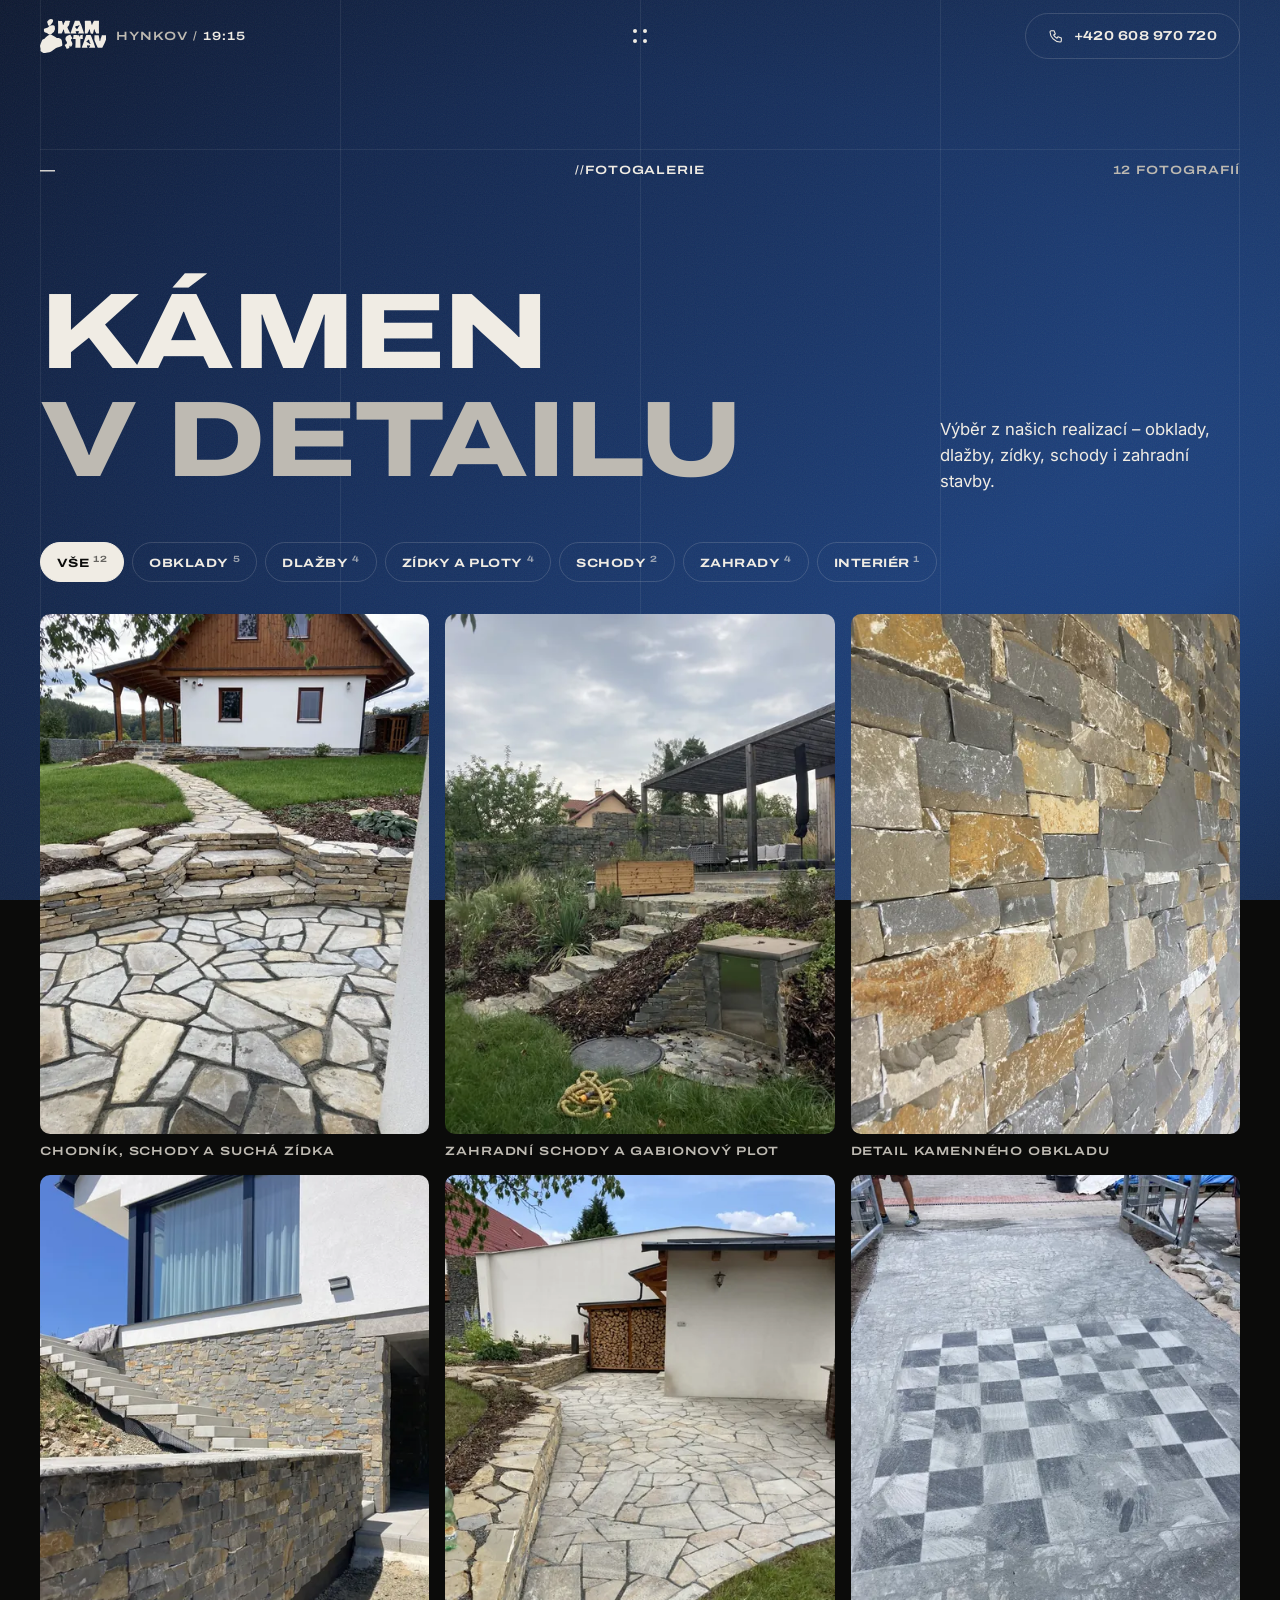
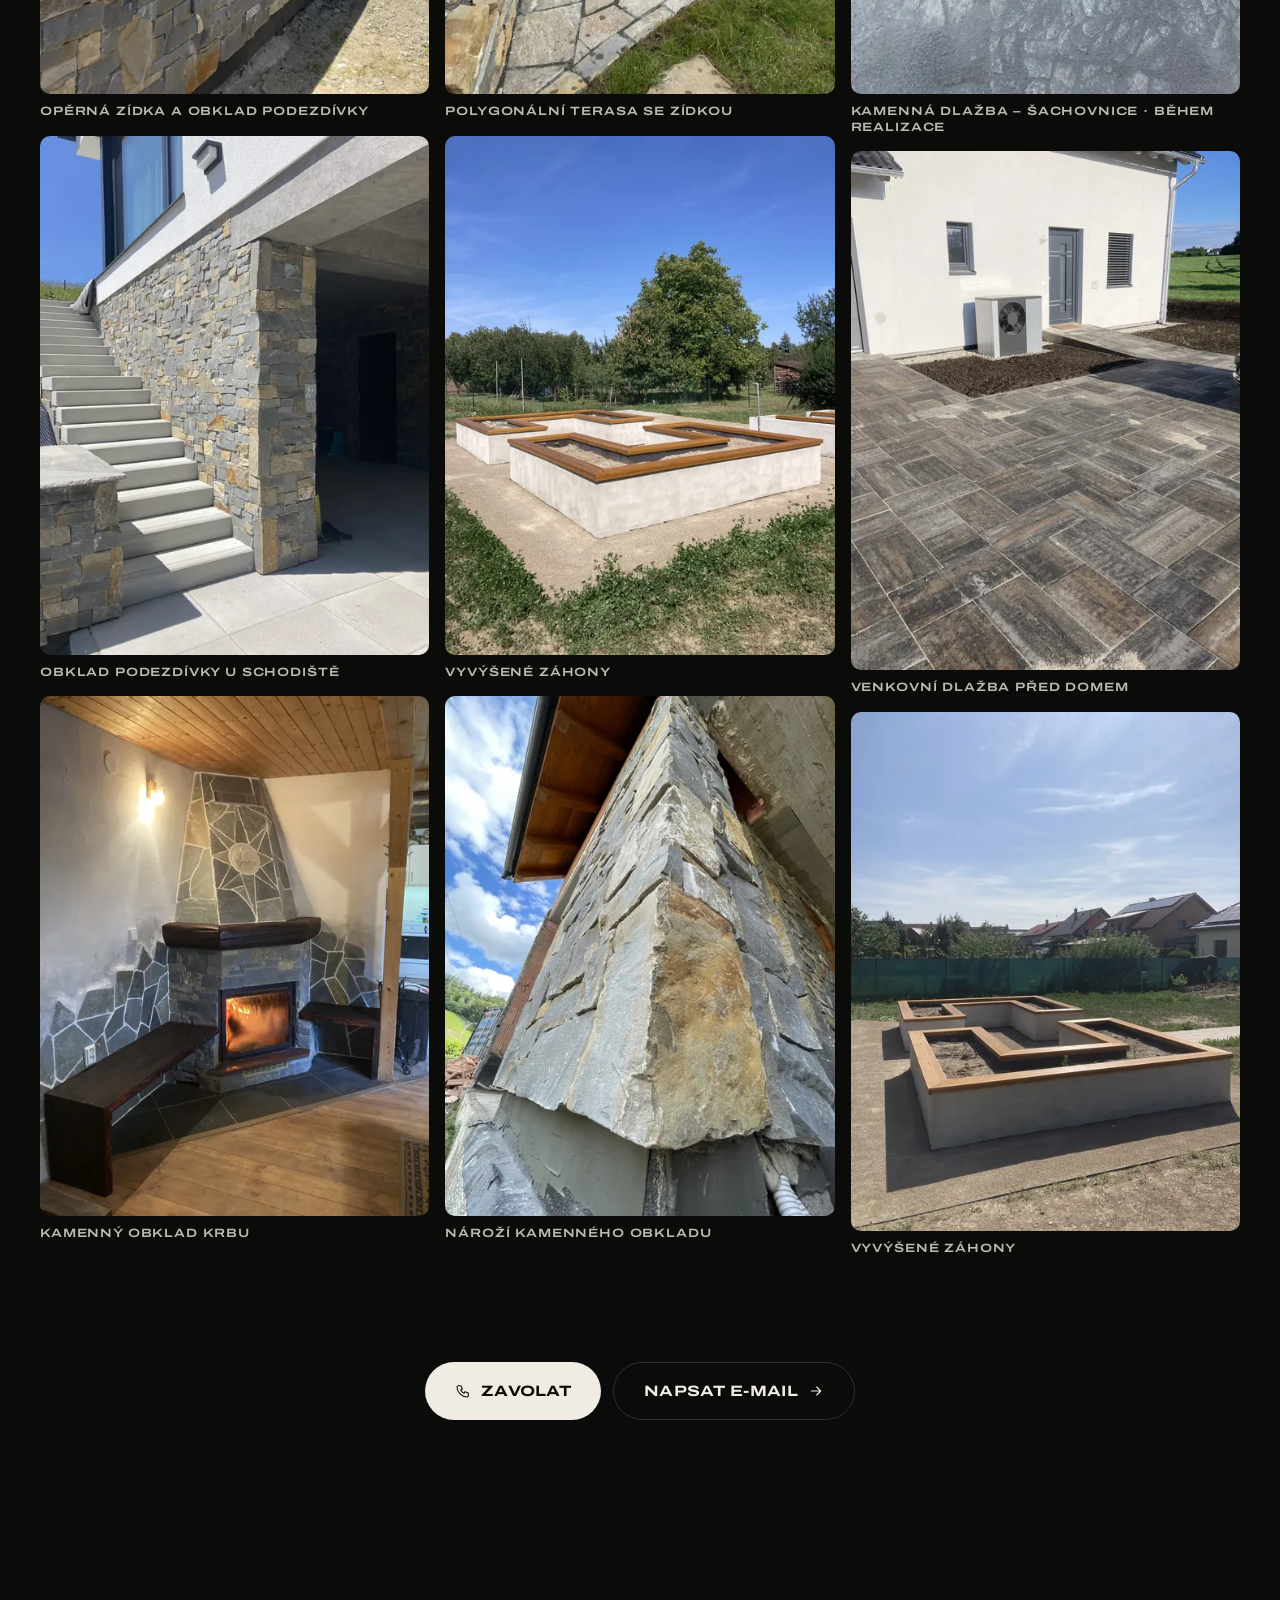
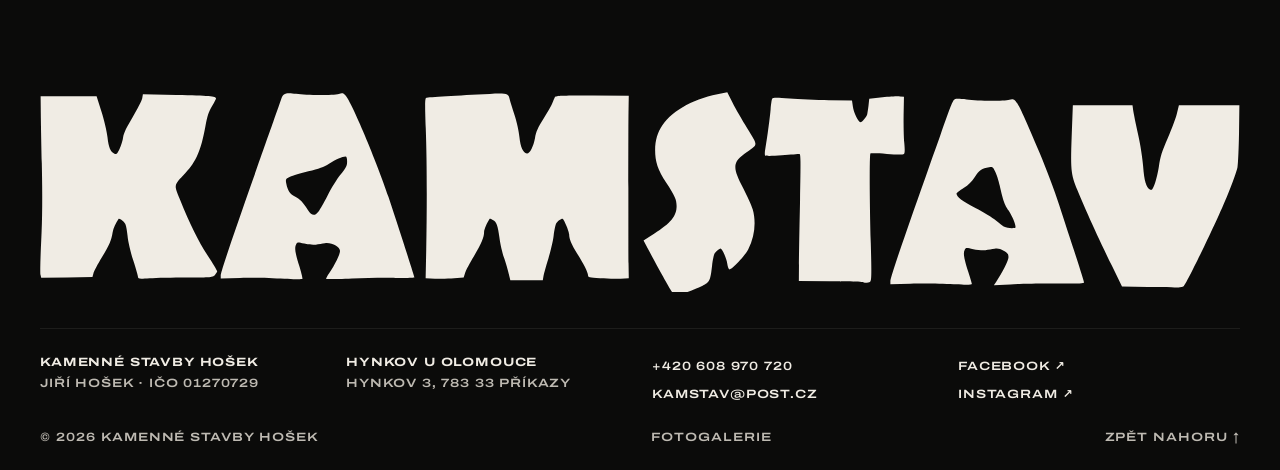
<file: fotogalerie/index.html>
<!doctype html>
<html lang="cs">
<head>
  <meta charset="UTF-8" />
  <script>(function(d){var c='js',k='kamstav-intro',p=!0;try{if(sessionStorage.getItem(k))p=!1;else sessionStorage.setItem(k,'1')}catch(e){}if(matchMedia('(prefers-reduced-motion: reduce)').matches){c+=' reduce';p=!1}c+=p&&d.dataset.page==='home'?' intro-play':' no-intro';d.className+=' '+c})(document.documentElement)</script>
  <meta name="viewport" content="width=device-width, initial-scale=1" />
  <meta name="theme-color" content="#0b0b0a" />
  <link rel="icon" href="/favicon.svg" type="image/svg+xml" />
  <link rel="preload" href="/fonts/archivo-latin-wdth-normal.woff2" as="font" type="font/woff2" crossorigin />
  <link rel="preload" href="/fonts/inter-latin-wght-normal.woff2" as="font" type="font/woff2" crossorigin />
  <link rel="preload" href="/fonts/archivo-cz.woff2" as="font" type="font/woff2" crossorigin />
  <title>Fotogalerie realizací – Kamstav | Kamenné obklady, dlažby, zídky</title>
  <meta name="description" content="Fotogalerie realizací Kamstav – kamenné obklady fasád a krbů, polygonální dlažby, suché zídky, schody a zahradní stavby. Kamenné stavby Hošek, Hynkov u Olomouce." />
  <link rel="canonical" href="https://kamstav.vercel.app/fotogalerie/" />
  <meta property="og:type" content="website" />
  <meta property="og:url" content="https://kamstav.vercel.app/fotogalerie/" />
  <meta property="og:title" content="Fotogalerie realizací – Kamstav" />
  <meta property="og:description" content="Kamenné obklady, dlažby, zídky, schody a zahradní stavby z přírodního kamene." />
  <meta property="og:site_name" content="Kamstav" />
  <meta property="og:locale" content="cs_CZ" />
  <meta property="og:image" content="https://kamstav.vercel.app/og.jpg" />
  <meta property="og:image:width" content="1200" />
  <meta property="og:image:height" content="630" />
  <meta property="og:image:alt" content="Kamstav – kamenná zídka a obklad z přírodního kamene" />
  <meta name="twitter:card" content="summary_large_image" />
  <meta name="robots" content="index, follow, max-image-preview:large" />
  <meta name="geo.region" content="CZ-71" />
  <meta name="geo.placename" content="Hynkov, Příkazy" />
  <link rel="apple-touch-icon" href="/apple-touch-icon.png" />
  <link rel="manifest" href="/site.webmanifest" />
  <script type="application/ld+json">{"@context":"https://schema.org","@graph":[{"@type":["HomeAndConstructionBusiness","GeneralContractor"],"@id":"https://kamstav.vercel.app/#firma","name":"Kamstav – Kamenné stavby Hošek","alternateName":["Kamstav","Kamenné stavby Hošek"],"description":"Stavební práce s přírodním kamenem: kamenné zdivo, obklady fasád, podezdívek, koupelen, bazénů a krbů, kamenné schody, venkovní dlažby, ploty, suché zídky, gabiony a terénní úpravy.","url":"https://kamstav.vercel.app/","telephone":"+420608970720","email":"kamstav@post.cz","image":["https://kamstav.vercel.app/og.jpg","https://kamstav.vercel.app/img/dlazba-chodnik-zidka-1600.webp","https://kamstav.vercel.app/img/zidka-obklad-podezdivky-1600.webp","https://kamstav.vercel.app/img/obklad-schodiste-1600.webp","https://kamstav.vercel.app/img/krb-obklad-1600.webp","https://kamstav.vercel.app/img/zahrada-schody-gabiony-1280.webp","https://kamstav.vercel.app/img/dlazba-terasa-drevnik-980.webp"],"logo":"https://kamstav.vercel.app/icon-512.png","founder":{"@type":"Person","name":"Jiří Hošek"},"identifier":{"@type":"PropertyValue","propertyID":"IČO","value":"01270729"},"address":{"@type":"PostalAddress","streetAddress":"Hynkov 3","addressLocality":"Příkazy","postalCode":"783 33","addressRegion":"Olomoucký kraj","addressCountry":"CZ"},"areaServed":[{"@type":"AdministrativeArea","name":"Olomoucký kraj"},{"@type":"Place","name":"Morava"},{"@type":"Country","name":"Česká republika"}],"knowsAbout":["přírodní kámen","kamenné zdivo","kamenné obklady","suché zídky","polygonální dlažba","gabiony","kamenné schody","terénní úpravy"],"hasCredential":{"@type":"EducationalOccupationalCredential","name":"Osvědčení na provádění staveb, jejich změn a odstraňování"},"sameAs":["https://www.facebook.com/kamstav.cz/","https://www.instagram.com/kamstav.cz"],"hasOfferCatalog":{"@type":"OfferCatalog","name":"Kamenické a stavební práce","itemListElement":[{"@type":"Offer","itemOffered":{"@type":"Service","name":"Kamenné zdivo","description":"Stavíme nosné i opěrné zdi a podezdívky z přírodního kamene. Pevné, poctivě založené a připravené vydržet desítky let.","areaServed":"Olomoucký kraj, Morava, Česká republika","provider":{"@id":"https://kamstav.vercel.app/#firma"}}},{"@type":"Offer","itemOffered":{"@type":"Service","name":"Kamenné obklady","description":"Obkládáme fasády, podezdívky, koupelny, bazény i krby. Kámen vybíráme a skládáme ručně tak, aby spára i barva seděly do celku.","areaServed":"Olomoucký kraj, Morava, Česká republika","provider":{"@id":"https://kamstav.vercel.app/#firma"}}},{"@type":"Offer","itemOffered":{"@type":"Service","name":"Dlažby","description":"Klademe venkovní i interiérové dlažby – polygonální, řezané i skládané do vzoru. Včetně podkladových vrstev a odvodnění.","areaServed":"Olomoucký kraj, Morava, Česká republika","provider":{"@id":"https://kamstav.vercel.app/#firma"}}},{"@type":"Offer","itemOffered":{"@type":"Service","name":"Schody","description":"Kamenné schody do zahrady i ke vchodu, napojené na zídky a chodníky tak, aby působily jako jeden kus.","areaServed":"Olomoucký kraj, Morava, Česká republika","provider":{"@id":"https://kamstav.vercel.app/#firma"}}},{"@type":"Offer","itemOffered":{"@type":"Service","name":"Ploty a zídky","description":"Stavíme ploty zděné i z gabionů, suché zídky a kamenné sloupky s výplní. Ohraničí pozemek a zároveň ho zkrášlí.","areaServed":"Olomoucký kraj, Morava, Česká republika","provider":{"@id":"https://kamstav.vercel.app/#firma"}}},{"@type":"Offer","itemOffered":{"@type":"Service","name":"Terénní úpravy","description":"Upravíme terén kolem domu – svahy, zpevněné plochy i zahradní stavby, jako jsou vyvýšené záhony.","areaServed":"Olomoucký kraj, Morava, Česká republika","provider":{"@id":"https://kamstav.vercel.app/#firma"}}}]}},{"@type":"WebSite","@id":"https://kamstav.vercel.app/#web","url":"https://kamstav.vercel.app/","name":"Kamstav","inLanguage":"cs","publisher":{"@id":"https://kamstav.vercel.app/#firma"}},{"@type":["CollectionPage","ImageGallery"],"@id":"https://kamstav.vercel.app/fotogalerie/#stranka","url":"https://kamstav.vercel.app/fotogalerie/","name":"Fotogalerie realizací – Kamstav","isPartOf":{"@id":"https://kamstav.vercel.app/#web"},"about":{"@id":"https://kamstav.vercel.app/#firma"},"inLanguage":"cs","image":[{"@type":"ImageObject","contentUrl":"https://kamstav.vercel.app/img/dlazba-chodnik-zidka-1600.webp","name":"Chodník, schody a suchá zídka","caption":"Chodník, schody a suchá zídka – Kamstav","width":1920,"height":2560,"creditText":"Kamstav","copyrightHolder":{"@id":"https://kamstav.vercel.app/#firma"}},{"@type":"ImageObject","contentUrl":"https://kamstav.vercel.app/img/zidka-obklad-podezdivky-1600.webp","name":"Opěrná zídka a obklad podezdívky","caption":"Opěrná zídka a obklad podezdívky – Kamstav","width":1920,"height":2560,"creditText":"Kamstav","copyrightHolder":{"@id":"https://kamstav.vercel.app/#firma"}},{"@type":"ImageObject","contentUrl":"https://kamstav.vercel.app/img/obklad-schodiste-1600.webp","name":"Obklad podezdívky u schodiště","caption":"Obklad podezdívky u schodiště – Kamstav","width":1920,"height":2560,"creditText":"Kamstav","copyrightHolder":{"@id":"https://kamstav.vercel.app/#firma"}},{"@type":"ImageObject","contentUrl":"https://kamstav.vercel.app/img/krb-obklad-1600.webp","name":"Kamenný obklad krbu","caption":"Kamenný obklad krbu – Kamstav","width":1920,"height":2560,"creditText":"Kamstav","copyrightHolder":{"@id":"https://kamstav.vercel.app/#firma"}},{"@type":"ImageObject","contentUrl":"https://kamstav.vercel.app/img/zahrada-schody-gabiony-1280.webp","name":"Zahradní schody a gabionový plot","caption":"Zahradní schody a gabionový plot – Kamstav","width":1280,"height":1707,"creditText":"Kamstav","copyrightHolder":{"@id":"https://kamstav.vercel.app/#firma"}},{"@type":"ImageObject","contentUrl":"https://kamstav.vercel.app/img/dlazba-terasa-drevnik-980.webp","name":"Polygonální terasa se zídkou","caption":"Polygonální terasa se zídkou – Kamstav","width":980,"height":1307,"creditText":"Kamstav","copyrightHolder":{"@id":"https://kamstav.vercel.app/#firma"}},{"@type":"ImageObject","contentUrl":"https://kamstav.vercel.app/img/vyvysene-zahony-2-1600.webp","name":"Vyvýšené záhony","caption":"Vyvýšené záhony – Kamstav","width":1920,"height":2560,"creditText":"Kamstav","copyrightHolder":{"@id":"https://kamstav.vercel.app/#firma"}},{"@type":"ImageObject","contentUrl":"https://kamstav.vercel.app/img/obklad-naroz-detail-1600.webp","name":"Nároží kamenného obkladu","caption":"Nároží kamenného obkladu – Kamstav","width":1920,"height":2560,"creditText":"Kamstav","copyrightHolder":{"@id":"https://kamstav.vercel.app/#firma"}},{"@type":"ImageObject","contentUrl":"https://kamstav.vercel.app/img/obklad-textura-1536.webp","name":"Detail kamenného obkladu","caption":"Detail kamenného obkladu – Kamstav","width":1536,"height":2048,"creditText":"Kamstav","copyrightHolder":{"@id":"https://kamstav.vercel.app/#firma"}},{"@type":"ImageObject","contentUrl":"https://kamstav.vercel.app/img/dlazba-sachovnice-1600.webp","name":"Kamenná dlažba – šachovnice","caption":"Kamenná dlažba – šachovnice – Kamstav","width":1932,"height":2576,"creditText":"Kamstav","copyrightHolder":{"@id":"https://kamstav.vercel.app/#firma"}},{"@type":"ImageObject","contentUrl":"https://kamstav.vercel.app/img/dlazba-pred-domem-1600.webp","name":"Venkovní dlažba před domem","caption":"Venkovní dlažba před domem – Kamstav","width":1920,"height":2560,"creditText":"Kamstav","copyrightHolder":{"@id":"https://kamstav.vercel.app/#firma"}},{"@type":"ImageObject","contentUrl":"https://kamstav.vercel.app/img/vyvysene-zahony-1-1536.webp","name":"Vyvýšené záhony","caption":"Vyvýšené záhony – Kamstav","width":1536,"height":2048,"creditText":"Kamstav","copyrightHolder":{"@id":"https://kamstav.vercel.app/#firma"}}]},{"@type":"BreadcrumbList","itemListElement":[{"@type":"ListItem","position":1,"name":"Úvod","item":"https://kamstav.vercel.app/"},{"@type":"ListItem","position":2,"name":"Fotogalerie","item":"https://kamstav.vercel.app/fotogalerie/"}]}]}</script>
  <script type="module" crossorigin src="/assets/fotogalerie-DAbhEyak.js"></script>
  <link rel="modulepreload" crossorigin href="/assets/preload-helper-DVxsz8ct.js">
  <link rel="stylesheet" crossorigin href="/assets/style-D0qZVz24.css">
</head>
<body>
  <div id="root"><link rel="preload" as="image" imageSrcSet="/img/dlazba-chodnik-zidka-240.webp 240w, /img/dlazba-chodnik-zidka-480.webp 480w, /img/dlazba-chodnik-zidka-800.webp 800w, /img/dlazba-chodnik-zidka-1200.webp 1200w, /img/dlazba-chodnik-zidka-1600.webp 1600w" imageSizes="(max-width: 720px) 50vw, 33vw" fetchPriority="high"/><link rel="preload" as="image" imageSrcSet="/img/zidka-obklad-podezdivky-240.webp 240w, /img/zidka-obklad-podezdivky-480.webp 480w, /img/zidka-obklad-podezdivky-800.webp 800w, /img/zidka-obklad-podezdivky-1200.webp 1200w, /img/zidka-obklad-podezdivky-1600.webp 1600w" imageSizes="(max-width: 720px) 50vw, 33vw"/><div><div class="bg-gradient" aria-hidden="true"></div><div class="grid-lines" aria-hidden="true"><div class="wrap"><span></span><span></span><span></span><span></span></div></div><a class="skip" href="#obsah">Přeskočit na obsah</a><header class="header"><div class="wrap"><div class="local"><a href="/" class="logo-link" aria-label="Kamstav – úvod"><svg viewBox="0 0 1002 515" role="img" aria-label="Kamstav" aria-hidden="true"><g class="stones" fill="currentColor"><path class="stone stone-bottom" d="M45.4 512.1C32.2 506.9 18.5 497.7 12.3 489.8C7.5 483.8 6.5 479.2 7.9 468.9C9.6 455.7 9.3 451.2 5.5 433.9C3.6 425.1 2 417 2 415.9C2 414.9 1.5 414 1 414C-0.2 414 -0.4 404.3 0.8 403.8C1.2 403.6 2.8 399.1 4.3 393.8C7.5 382.4 18.2 352.4 25.2 335.3C31.5 319.9 34.6 316.6 50.2 308.5C67.4 299.7 71.5 296.5 82 284C90.6 273.8 96.4 268.7 112 257.6C141.6 236.5 145.1 234.7 156.5 234.8C169.4 234.8 184.5 241.6 212.5 259.9C245.6 281.7 254.1 285.6 274.4 288.5C280.9 289.4 288.5 290.9 291.4 291.7C303.6 295.3 318.8 305.3 325.1 313.9C328.6 318.5 329.4 322 332.4 342.5C335.9 367.3 336.9 375.2 337.6 387.5C338.2 396.8 338 399.1 336.6 401.8C332.2 410.4 314.6 418.3 277.3 428.5C254.3 434.8 249.9 436.4 239.3 442C228.6 447.6 218.6 454.7 200 470C173.7 491.7 160.6 499 141 503.3C111.7 509.8 76.5 515 62.8 515C53.9 514.9 51.5 514.5 45.4 512.1Z"></path><path class="stone stone-mid" d="M140.2 234C134.2 231.9 128.7 228.8 118.5 222C108.3 215.1 104.4 213.4 91.8 210C73.9 205.1 68 201.7 64.5 194.3C62.5 190.1 59.1 168.5 59 159.9C59 150.3 63.2 147.1 84.5 140.5C107 133.7 111.2 131.5 131.3 115.7C141.4 107.8 153.4 100.5 154.8 101.4C155.2 101.6 157.4 101.5 159.6 101C169.5 98.6 189.1 95.7 195.2 95.7C201.1 95.6 202.8 96.1 209.7 99.5C215.1 102.3 218.4 104.8 220.6 107.7C223.6 111.6 223.8 112.6 224.5 122.7C224.9 128.6 225.6 135.7 226.1 138.4C228 148.5 227.3 154.1 222.4 168.2C217.8 181.5 214.1 190 211.7 193.1C211 194.1 207 197 202.9 199.6C198.7 202.3 190.7 208.8 185.1 214C164.6 233.1 152.6 238.4 140.2 234Z"></path><path class="stone stone-top" d="M138 102.1C123.4 98.2 120.4 94.6 119.1 79.7C118.5 73.4 117.4 69.4 114.6 63C109.4 51.3 107.6 44.9 108.4 40.8C109.2 36.3 118.2 26.3 126.2 20.9C129.5 18.6 133.3 15.1 134.8 13C138.5 7.7 142.9 5.5 154.2 3.4C159.6 2.4 164 1.2 164 0.8C164 0.4 165.3 0 167 0C168.7 0 170 0.4 170 0.8C170 1.9 179.4 4.9 185.8 5.9C188.6 6.3 192 7.6 193.1 8.6C196.3 11.4 199 17.9 199 23C199 27.5 193.6 46 190.4 52.2C189.5 54 184 60.5 178.1 66.5C168.6 76.4 167 78.6 162.1 88.6C157.1 98.9 156.3 99.9 152.3 101.9C147.2 104.4 146.6 104.4 138 102.1Z"></path></g><g class="letters" fill="currentColor"><path class="letter" fill-rule="evenodd" d="M376.6 220.9C376.3 220.1 375.6 217.5 375 215C374.3 212.5 372.5 206.5 370.9 201.7C366.7 188.8 366.2 186.5 365 176.2C364.4 171 363.3 165.5 362.5 163.9C361.1 161.3 356.3 157.2 355.6 158.1C352.8 161.9 349.9 169.2 348.6 175.9C347.3 183.2 346.2 185.6 340.1 195.4C333.3 206.1 328 216.3 328 218.6C328 219.3 319.7 219.9 301.8 220.3C280.2 220.8 275.3 220.7 274.1 219.5C272.9 218.4 272.9 212.9 274.1 182.3C275.8 137.8 275.9 114.5 274.2 67.6C273.1 36.1 273.1 30.5 274.3 29.3C275.4 28.1 278.5 28.1 293.1 28.9C302.7 29.4 315.5 29.6 321.5 29.3L332.5 28.7L336.4 41.6C342.9 63 343.9 67.2 344 73.5C344.1 81 346.8 87.3 350.8 89.4L353.7 90.9L356.9 84.1C358.6 80.4 360 76.2 360 74.8C360 69.8 363 62.7 369.3 52.7C376.8 40.9 379.5 35.7 380.4 31.4C381.1 28.5 381.5 28.2 386.2 27.6C392.8 26.7 444.9 27.9 452 29.1C455 29.6 457.8 30.4 458.3 30.9C458.8 31.4 457.3 34.5 455 38.1C450.5 45.2 449.3 48.8 445.7 67.6C441.6 88.8 436.4 99.3 422.3 114.3C418.3 118.6 415 122.8 415 123.5C415 124.7 422.3 143.2 427.5 155.5C434.3 171.4 439.7 181.6 448.7 195.6C454.4 204.5 459 212.6 459 213.6C458.9 214.7 458 216.6 457 217.9L455 220.3L420.7 220.5C401.9 220.6 384.4 221.1 381.8 221.5C378.1 222.1 376.9 221.9 376.6 220.9Z"></path><path class="letter" fill-rule="evenodd" d="M528.5 220.8C518 220.3 499.7 220.1 487.8 220.4C475.8 220.7 465.4 220.7 464.5 220.4C463.7 220 463 218.8 463 217.6C463 214.9 477.8 171.6 501.9 103.2C514.4 68 519.9 52.2 524 40.5C526.3 33.9 528.7 27.9 529.3 27.1C530.5 25.7 530 25.7 562.4 27.7C568.1 28 576.8 27.7 582.8 27C593.2 25.8 593.2 25.8 595.6 28.1C597.8 30.4 605.4 46.7 618.2 76.5C628.8 101.3 633.7 114.1 640.8 136C644.7 147.8 652.4 171.4 657.9 188.3C663.5 205.3 667.7 219.6 667.4 220.1C667.1 220.7 657.3 220.8 642.2 220.4C628.6 220.1 607.8 220.3 596 220.8C584.2 221.4 574.4 221.7 574.2 221.6C574.1 221.4 576.7 216.9 580.1 211.6C586.5 201.3 588.3 197.5 589.5 192.3C590.1 189.2 590 189 584.1 186C577.1 182.5 576.6 182.5 568 184.6C561.8 186.2 561.1 186.2 552.7 184.3L543.9 182.3L542.4 185.1C541.1 187.7 541.1 188.7 542.5 194.4C543.3 198 545.3 205 547 210.1C550.3 220.2 550.6 222.1 548.8 221.8C548.1 221.8 539 221.3 528.5 220.8ZM563.3 152.9C566 151.7 569.3 146.4 577.5 130.5C580.6 124.5 584.4 118 585.8 116.1C596.3 102.9 597 101.8 597 98C597 91.2 596.7 91 589.5 93.5C585.9 94.8 581.3 97.2 579.1 98.9C573.8 103.1 570.6 104.3 555.5 107.8C542.4 110.9 537.1 112.7 533.6 115.5C531.8 116.9 531.8 117.3 533 122.7C534.7 129.5 536.9 132.2 543.5 135.8C547.5 137.9 549.5 140.1 553.5 146.2C556.2 150.5 559 153.9 559.7 154C560.4 154 562 153.5 563.3 152.9Z"></path><path class="letter" fill-rule="evenodd" d="M768.7 221.3C768.3 221 768 219.7 768 218.5C768 217.4 765.7 209.2 763 200.5C760 191 757.7 181.7 757.4 177.5C757.1 173.7 756.4 168.7 755.8 166.5C754.8 162.4 750.6 157 748.4 157C746.4 157 742 166.6 740.5 174.5C738.9 182.9 738.1 184.8 730.4 196.5C724.6 205.4 720 214.9 720 217.9C720 219.5 718.4 219.7 701.1 220.4C690.8 220.7 681.5 220.8 680.6 220.4C678.6 219.6 678.5 210.3 680.4 161.4C681.4 137.5 681.5 119.3 681 104.4C680.5 92.3 679.8 70.7 679.4 56.3L678.7 30.1L681.4 29C682.9 28.5 690.5 28 698.3 28C706.1 28 719.2 27.3 727.5 26.5C743.7 24.9 763.8 24.6 765.7 25.8C766.4 26.2 768 30.2 769.3 34.5C770.6 38.9 773.1 47.2 774.8 53C776.5 58.8 778.3 67.8 778.9 73C780 83.4 782 87.3 786.3 87.8C788.5 88.1 789.2 87.4 791.1 83.8C792.3 81.4 794.1 75.7 795.1 71.1C796.7 64 798.1 60.8 804.2 51.1C808.2 44.8 812.6 36.6 814 33L816.7 26.5L823.1 26.6C826.6 26.6 837.8 27 848 27.5C860.6 28 870.4 27.9 878.6 27.1C885.2 26.4 891.5 26.2 892.5 26.6C894.2 27.3 894.3 28.7 893.4 58.4C892.3 97.8 892.3 152 893.4 190.1C894.1 211.4 894 219.9 893.2 220.4C892.6 220.7 882.9 220.7 871.6 220.4L851 219.7L851 217.1C850.9 213.4 848.1 207.6 840.5 195.4C833.4 184.1 831.7 180.2 830.6 172.6C829.7 167 825.2 157 823.4 157C821 157 817 161.2 816.1 164.8C815.5 166.8 814.8 171.9 814.4 176C814.1 180.7 812 189.4 809 199C806.4 207.5 803.9 216.2 803.6 218.2L802.9 222L786.1 222C776.9 222 769 221.7 768.7 221.3Z"></path><path class="letter" fill-rule="evenodd" d="M403.6 450.8C401.8 447.8 379.1 406.1 375.7 399.4L373.2 394.4L383.2 388C401.7 376.3 408 368.6 408 357.9C408 351.1 406 346.8 397 333.6C388.7 321.3 386.1 314.7 385.3 303.6C384.3 288 388.2 277.1 398.8 265.9C411.3 252.6 429.7 243.7 453.5 239.6C462 238.1 461.5 237.8 465.3 246.2C467.8 251.9 481.3 275 489 286.7L493 293L483.6 299.9C466.1 312.9 465.6 316.8 478.4 339.8C487.3 355.9 490 364.3 490 376.2C490 393.7 485.1 405.2 472.3 417.8C467.7 422.3 463.5 425.8 463.1 425.5C462.6 425.3 462 422.7 461.6 419.8C461.1 415.7 457.5 406.3 455.3 403.1C455.1 402.9 453.9 403.2 452.5 403.8C448.4 405.7 446.3 410.4 445.5 419.4C444.8 428 442.7 437.7 441.2 439.2C438.9 441.5 409.5 453 405.9 453C405.4 453 404.4 452 403.6 450.8Z"></path><path class="letter" fill-rule="evenodd" d="M537.2 435C536 433.8 535.8 430.9 536.4 417.5C538.4 370.7 539 349.1 539 326.6L539 301.7L528.8 302.4C523.1 302.8 514.8 303.5 510.2 303.9C504.9 304.3 501.6 304.2 501 303.5C500.6 303 501.5 295.5 503.1 287C504.7 278.5 506 268.6 506.1 265C506.1 261.4 506.7 254.9 507.3 250.5L508.5 242.5L512.5 242.6C514.7 242.6 525 243.2 535.5 243.8C546 244.5 563.1 245 573.6 245L592.8 245L593.4 248.1C593.7 249.8 594 252.2 594 253.3C594 254.4 595.4 258.4 597.1 262.1L600.3 268.9L603.2 267.4C607.3 265.3 609.9 259 610 251.5C610 248.2 610.4 245 610.8 244.4C611.2 243.7 615.3 242.9 620 242.6C624.7 242.2 632.2 241.4 636.6 240.9C649 239.5 648.3 238.4 647.4 258C647 269.5 647.1 279 648 288C649.5 303 649.4 303.3 642.5 302.5C640.3 302.3 632.6 301.8 625.4 301.5L612.3 300.9L611.6 317.2C611.3 326.2 611.4 346.1 612 361.5C614.3 423.4 614.4 434.6 612.9 435.6C612.1 436.1 595.1 436.5 575.1 436.5C544.5 436.5 538.4 436.3 537.2 435Z"></path><path class="letter" fill-rule="evenodd" d="M699 436.8C688.8 436.3 670.3 436.1 657.8 436.4C638.9 436.8 635 436.7 634 435.5C633 434.4 633.3 432.5 635 426.8C638 417 654.5 369.3 674.2 313.5C677.5 304.1 682.9 288.9 686.2 279.5C698.4 244.7 699.2 242.9 701.4 242C702.6 241.6 708 241.7 713.5 242.3C726.1 243.7 753.1 243.7 758.9 242.2C763.1 241.2 763.5 241.3 765.8 243.8C771.2 249.7 799.4 316.7 810 349C830.7 411.8 838.2 435.2 837.6 435.8C837.2 436.1 818.8 436.5 796.7 436.5C774.6 436.6 753.7 437 750.2 437.5C745.6 438.1 744 437.9 744 437.1C744 436.4 746 432.7 748.5 428.9C754.4 419.7 757.7 413.2 758.5 408.8C759.2 405.3 759.1 405.2 753.7 402.1C747.5 398.6 744.8 398.3 737.3 400.7C732.1 402.3 731.6 402.3 722.7 400.3C714.3 398.4 713.4 398.4 712.2 399.9C710.2 402.4 711.4 411.1 715.4 423.2C719.5 435.8 719.8 437.2 718.5 437.5C718 437.6 709.2 437.3 699 436.8ZM765.4 377.2C766.4 375.6 762 365.1 757.7 358.8C754.3 353.8 752.8 350.3 751.5 344.3C748 328.9 745.9 321.4 743.6 317.5C741.7 314 741 313.5 738.1 313.7C736.2 313.7 732.8 314.6 730.4 315.5C726.8 316.9 725.6 318.1 722.7 323.3C719.9 328.5 718.1 330.3 711.4 334.8C705.1 339.1 703.6 340.6 703.8 342.3C704.3 345.8 709.4 349.5 725 357.5C733.1 361.7 740.7 366.1 742.1 367.3C743.4 368.6 746.9 371.5 749.8 373.8C754.4 377.4 755.8 378 760 378C762.7 378 765.1 377.6 765.4 377.2Z"></path><path class="letter" fill-rule="evenodd" d="M877.5 435C874.1 431 840.6 359.2 829.4 331.5C824.7 319.9 824.5 319.2 824.2 308C824.1 301.7 824.3 285.1 824.7 271.2C825.4 250.4 825.8 245.8 827 245C827.9 244.4 834.3 244.3 843 244.8C858.8 245.6 863.5 245.6 878.5 245.1L888.5 244.7L889.7 251.6C890.3 255.4 892.7 266.8 895 277C897.9 290 899.4 299.5 900 309C901.1 325.1 902.1 328.9 906.2 333L909.3 336.1L912.2 328.8C913.8 324.7 915.5 317.8 916.1 313.1C917.6 300.3 918.6 297 925.1 282.2C933.3 263.8 935.8 256.8 936.6 249.8L937.3 244L947.9 244.7C961.1 245.7 965.8 245.7 984.1 244.8C995.7 244.2 999 244.3 1000.5 245.4C1002.3 246.7 1002.3 248 1001.2 279.7L1000.1 312.6L994.7 326.1C983.1 355.2 972.9 377.8 958.5 406.5L943.5 436.5L911.2 436.5C883.6 436.5 878.7 436.3 877.5 435Z"></path></g></svg></a><span class="clock">Hynkov / <b>19:15</b></span></div><button class="menu-btn" aria-expanded="false" aria-controls="menu" aria-label="Otevřít menu"><span class="grid4" aria-hidden="true"><i></i><i></i><i></i><i></i></span></button><div class="right"><a class="btn btn-line call-btn" href="tel:+420608970720"><svg viewBox="0 0 24 24" fill="none" stroke="currentColor" stroke-width="1.6" stroke-linecap="round" stroke-linejoin="round" aria-hidden="true"><path d="M5 4h4l2 5-2.5 1.5a11 11 0 0 0 5 5L15 13l5 2v4a2 2 0 0 1-2 2A16 16 0 0 1 3 6a2 2 0 0 1 2-2"></path></svg> <span class="num">+420 608 970 720</span><span class="sr-only">Zavolat</span></a></div></div></header><div class="menu" id="menu" aria-hidden="true"><nav aria-label="Hlavní"><ul><li class="mask"><a href="/#uvod" tabindex="-1">Úvod</a></li><li class="mask"><a href="/#sluzby" tabindex="-1">Služby</a></li><li class="mask"><a href="/#realizace" tabindex="-1">Realizace</a></li><li class="mask"><a href="/#postup" tabindex="-1">Postup</a></li><li class="mask"><a href="/#o-nas" tabindex="-1">O nás</a></li><li class="mask"><a href="/fotogalerie/" tabindex="-1">Fotogalerie</a></li><li class="mask"><a href="/#kontakt" tabindex="-1">Kontakt</a></li></ul></nav><div class="menu-foot"><div class="wrap"><span>© <!-- -->2026<!-- --> <!-- -->Kamenné stavby Hošek</span><span><a href="tel:+420608970720" tabindex="-1">+420 608 970 720</a> · <a href="mailto:kamstav@post.cz" tabindex="-1">kamstav@post.cz</a></span></div></div></div><main id="obsah"><section class="gal-hero section" style="padding-bottom:0" id="uvod"><div class="wrap"><div class="sec-head" data-reveal="head"><span class="num">—</span><span class="lbl">//<!-- -->Fotogalerie</span><span class="aside">12 fotografií</span></div><div class="title-row"><h1 class="display h-xl two-tone"><span class="sr-only">Fotogalerie realizací Kamstav – </span><span data-reveal="title" style="display:block">Kámen<br/><span class="line-2">v detailu</span></span></h1><p class="lead" data-reveal="fade">Výběr z našich realizací – obklady, dlažby, zídky, schody i zahradní stavby.</p></div><div class="filters" role="group" aria-label="Filtr realizací"><button aria-pressed="true">Vše<sup>12</sup></button><button aria-pressed="false">Obklady<sup>5</sup></button><button aria-pressed="false">Dlažby<sup>4</sup></button><button aria-pressed="false">Zídky a ploty<sup>4</sup></button><button aria-pressed="false">Schody<sup>2</sup></button><button aria-pressed="false">Zahrady<sup>4</sup></button><button aria-pressed="false">Interiér<sup>1</sup></button></div></div></section><section class="section" style="padding-top:0" aria-label="Fotografie"><div class="wrap"><div class="gallery"><button class="g" aria-label="Zvětšit: Chodník, schody a suchá zídka"><div class="ph "><img src="/img/dlazba-chodnik-zidka-800.webp" srcSet="/img/dlazba-chodnik-zidka-240.webp 240w, /img/dlazba-chodnik-zidka-480.webp 480w, /img/dlazba-chodnik-zidka-800.webp 800w, /img/dlazba-chodnik-zidka-1200.webp 1200w, /img/dlazba-chodnik-zidka-1600.webp 1600w" sizes="(max-width: 720px) 50vw, 33vw" width="1920" height="2560" alt="Chodník, schody a suchá zídka – Kamstav" loading="eager" fetchPriority="high" decoding="async"/></div><span>Chodník, schody a suchá zídka</span></button><button class="g" aria-label="Zvětšit: Opěrná zídka a obklad podezdívky"><div class="ph "><img src="/img/zidka-obklad-podezdivky-800.webp" srcSet="/img/zidka-obklad-podezdivky-240.webp 240w, /img/zidka-obklad-podezdivky-480.webp 480w, /img/zidka-obklad-podezdivky-800.webp 800w, /img/zidka-obklad-podezdivky-1200.webp 1200w, /img/zidka-obklad-podezdivky-1600.webp 1600w" sizes="(max-width: 720px) 50vw, 33vw" width="1920" height="2560" alt="Opěrná zídka a obklad podezdívky – Kamstav" loading="eager" decoding="async"/></div><span>Opěrná zídka a obklad podezdívky</span></button><button class="g" aria-label="Zvětšit: Obklad podezdívky u schodiště"><div class="ph "><img src="/img/obklad-schodiste-800.webp" srcSet="/img/obklad-schodiste-240.webp 240w, /img/obklad-schodiste-480.webp 480w, /img/obklad-schodiste-800.webp 800w, /img/obklad-schodiste-1200.webp 1200w, /img/obklad-schodiste-1600.webp 1600w" sizes="(max-width: 720px) 50vw, 33vw" width="1920" height="2560" alt="Obklad podezdívky u schodiště – Kamstav" loading="lazy" decoding="async"/></div><span>Obklad podezdívky u schodiště</span></button><button class="g" aria-label="Zvětšit: Kamenný obklad krbu"><div class="ph "><img src="/img/krb-obklad-800.webp" srcSet="/img/krb-obklad-240.webp 240w, /img/krb-obklad-480.webp 480w, /img/krb-obklad-800.webp 800w, /img/krb-obklad-1200.webp 1200w, /img/krb-obklad-1600.webp 1600w" sizes="(max-width: 720px) 50vw, 33vw" width="1920" height="2560" alt="Kamenný obklad krbu – Kamstav" loading="lazy" decoding="async"/></div><span>Kamenný obklad krbu</span></button><button class="g" aria-label="Zvětšit: Zahradní schody a gabionový plot"><div class="ph "><img src="/img/zahrada-schody-gabiony-800.webp" srcSet="/img/zahrada-schody-gabiony-240.webp 240w, /img/zahrada-schody-gabiony-480.webp 480w, /img/zahrada-schody-gabiony-800.webp 800w, /img/zahrada-schody-gabiony-1200.webp 1200w, /img/zahrada-schody-gabiony-1280.webp 1280w" sizes="(max-width: 720px) 50vw, 33vw" width="1280" height="1707" alt="Zahradní schody a gabionový plot – Kamstav" loading="lazy" decoding="async"/></div><span>Zahradní schody a gabionový plot</span></button><button class="g" aria-label="Zvětšit: Polygonální terasa se zídkou"><div class="ph "><img src="/img/dlazba-terasa-drevnik-800.webp" srcSet="/img/dlazba-terasa-drevnik-240.webp 240w, /img/dlazba-terasa-drevnik-480.webp 480w, /img/dlazba-terasa-drevnik-800.webp 800w, /img/dlazba-terasa-drevnik-980.webp 980w" sizes="(max-width: 720px) 50vw, 33vw" width="980" height="1307" alt="Polygonální terasa se zídkou – Kamstav" loading="lazy" decoding="async"/></div><span>Polygonální terasa se zídkou</span></button><button class="g" aria-label="Zvětšit: Vyvýšené záhony"><div class="ph "><img src="/img/vyvysene-zahony-2-800.webp" srcSet="/img/vyvysene-zahony-2-240.webp 240w, /img/vyvysene-zahony-2-480.webp 480w, /img/vyvysene-zahony-2-800.webp 800w, /img/vyvysene-zahony-2-1200.webp 1200w, /img/vyvysene-zahony-2-1600.webp 1600w" sizes="(max-width: 720px) 50vw, 33vw" width="1920" height="2560" alt="Vyvýšené záhony – Kamstav" loading="lazy" decoding="async"/></div><span>Vyvýšené záhony</span></button><button class="g" aria-label="Zvětšit: Nároží kamenného obkladu"><div class="ph "><img src="/img/obklad-naroz-detail-800.webp" srcSet="/img/obklad-naroz-detail-240.webp 240w, /img/obklad-naroz-detail-480.webp 480w, /img/obklad-naroz-detail-800.webp 800w, /img/obklad-naroz-detail-1200.webp 1200w, /img/obklad-naroz-detail-1600.webp 1600w" sizes="(max-width: 720px) 50vw, 33vw" width="1920" height="2560" alt="Nároží kamenného obkladu – Kamstav" loading="lazy" decoding="async"/></div><span>Nároží kamenného obkladu</span></button><button class="g" aria-label="Zvětšit: Detail kamenného obkladu"><div class="ph "><img src="/img/obklad-textura-800.webp" srcSet="/img/obklad-textura-240.webp 240w, /img/obklad-textura-480.webp 480w, /img/obklad-textura-800.webp 800w, /img/obklad-textura-1200.webp 1200w, /img/obklad-textura-1536.webp 1536w" sizes="(max-width: 720px) 50vw, 33vw" width="1536" height="2048" alt="Detail kamenného obkladu – Kamstav" loading="lazy" decoding="async"/></div><span>Detail kamenného obkladu</span></button><button class="g" aria-label="Zvětšit: Kamenná dlažba – šachovnice"><div class="ph "><img src="/img/dlazba-sachovnice-800.webp" srcSet="/img/dlazba-sachovnice-240.webp 240w, /img/dlazba-sachovnice-480.webp 480w, /img/dlazba-sachovnice-800.webp 800w, /img/dlazba-sachovnice-1200.webp 1200w, /img/dlazba-sachovnice-1600.webp 1600w" sizes="(max-width: 720px) 50vw, 33vw" width="1932" height="2576" alt="Kamenná dlažba – šachovnice – Kamstav" loading="lazy" decoding="async"/></div><span>Kamenná dlažba – šachovnice<!-- --> · během realizace</span></button><button class="g" aria-label="Zvětšit: Venkovní dlažba před domem"><div class="ph "><img src="/img/dlazba-pred-domem-800.webp" srcSet="/img/dlazba-pred-domem-240.webp 240w, /img/dlazba-pred-domem-480.webp 480w, /img/dlazba-pred-domem-800.webp 800w, /img/dlazba-pred-domem-1200.webp 1200w, /img/dlazba-pred-domem-1600.webp 1600w" sizes="(max-width: 720px) 50vw, 33vw" width="1920" height="2560" alt="Venkovní dlažba před domem – Kamstav" loading="lazy" decoding="async"/></div><span>Venkovní dlažba před domem</span></button><button class="g" aria-label="Zvětšit: Vyvýšené záhony"><div class="ph "><img src="/img/vyvysene-zahony-1-800.webp" srcSet="/img/vyvysene-zahony-1-240.webp 240w, /img/vyvysene-zahony-1-480.webp 480w, /img/vyvysene-zahony-1-800.webp 800w, /img/vyvysene-zahony-1-1200.webp 1200w, /img/vyvysene-zahony-1-1536.webp 1536w" sizes="(max-width: 720px) 50vw, 33vw" width="1536" height="2048" alt="Vyvýšené záhony – Kamstav" loading="lazy" decoding="async"/></div><span>Vyvýšené záhony</span></button></div><div class="works-cta" style="gap:12px;flex-wrap:wrap"><a class="btn btn-light btn-lg" href="tel:+420608970720"><svg viewBox="0 0 24 24" fill="none" stroke="currentColor" stroke-width="1.6" stroke-linecap="round" stroke-linejoin="round" aria-hidden="true"><path d="M5 4h4l2 5-2.5 1.5a11 11 0 0 0 5 5L15 13l5 2v4a2 2 0 0 1-2 2A16 16 0 0 1 3 6a2 2 0 0 1 2-2"></path></svg> Zavolat</a><a class="btn btn-line btn-lg" href="mailto:kamstav@post.cz">Napsat e-mail <svg viewBox="0 0 24 24" fill="none" stroke="currentColor" stroke-width="1.6" stroke-linecap="round" stroke-linejoin="round" aria-hidden="true"><path d="M5 12h14M13 6l6 6-6 6"></path></svg></a></div></div></section><span id="kontakt"></span></main><footer class="footer"><div class="wrap"><svg viewBox="0 0 1016 172" role="img" aria-label="Kamstav" class="big" style="overflow:hidden"><g class="lw"><path class="letter" fill="currentColor" fill-rule="evenodd" d="M83 158.7C83 157.8 81.2 151.3 78.9 144.3C76.5 136.7 74.5 128.2 74.1 123.5C73.7 119.1 72.8 114.5 72.1 113.3C71.1 111.2 67.2 108.4 66.6 109.2C64.3 112.4 62 117.3 61.5 120.5C60.3 127.7 58.9 131 52.4 141.7C48.9 147.5 45.6 153.7 45.2 155.4L44.4 158.5L22.7 158.8L1 159L0.4 156.5C0.1 155.1 0.3 142.2 1 127.8C2 109.1 2.1 90.5 1.5 62.1C1 40.3 0.6 18.7 0.6 14L0.5 5.5L24.2 5.5L47.9 5.5L52 18.3C54.3 25.4 56.5 35 57.1 39.8C58.1 48.7 59.5 52.1 63 54C64.7 54.9 65.2 54.4 67.4 49.8C68.7 46.9 70.1 42.4 70.4 39.8C70.9 36.5 73.3 31.6 78.5 22.9C82.5 16.2 86.1 9.2 86.5 7.3L87.1 3.8L115.3 4.3C143.1 4.8 149 5.3 149 7.2C149 7.8 147.4 10.7 145.6 13.8C142.8 18.3 141.7 21.9 140 31C136.3 51.1 132.3 60.5 123.1 70.4C113.1 81.2 113.3 79.9 118.4 92.6C127.1 114.2 133.8 127.7 141.8 140C146.3 146.9 150 153 150 153.6C150 154.1 149.1 155.6 148.1 156.7C146.2 158.7 145.1 158.8 124.3 158.8C112.3 158.8 98.1 159.1 92.8 159.5C84.2 160.1 83 160 83 158.7Z"></path></g><g class="lw"><path class="letter" fill="currentColor" fill-rule="evenodd" d="M197 159C190.7 158.6 178.2 158.6 169.2 158.8L153 159.3L153 156.9C153 154.4 159.3 135.3 171.8 99.5C186.7 57 192 41.9 197.5 26.5C200.6 17.7 203.7 9 204.3 7.1C205.8 2.4 208.3 1.6 216.8 2.9C225.6 4.3 248.3 4.3 253 3C256 2.1 256.8 2.3 258.7 4.3C263.4 9 285.4 61 295 90C307.9 129.1 317 157.5 317 158.3C317 158.8 309.9 159 301.2 158.8C292.6 158.5 275.9 158.8 264.1 159.2C252.4 159.7 242.6 159.9 242.3 159.6C242 159.4 243.1 157.2 244.8 154.8C249.7 147.6 254 138.9 254 136C254 132.3 246.6 128.5 241.2 129.4C239.2 129.7 235.7 130.3 233.5 130.6C231.1 130.9 227.1 130.6 223.7 129.7C218.3 128.3 217.9 128.3 217 130C215.3 133.1 215.9 137 219.4 148.2C221.2 154.1 222.5 159.2 222.2 159.5C221.6 160.1 213.4 159.9 197 159ZM236 102.3C237 101 240.4 95 243.5 89C246.5 83 251.5 75 254.5 71.3C259.2 65.5 260 63.9 260 60.2C260 57.3 259.6 56 258.6 56C256 56 250.4 58.4 244.7 62.1C240.3 64.9 236.2 66.4 227.2 68.5C220.8 70 213.8 72.1 211.7 73.2C208 75 207.8 75.3 208.5 78.8C209.6 84.5 211.7 87.8 215.8 89.9C220 92 222.3 94.4 226.8 101.2C230.3 106.4 232.6 106.7 236 102.3Z"></path></g><g class="lw"><path class="letter" fill="currentColor" fill-rule="evenodd" d="M396.9 154.8C396.3 151.9 394.4 145.7 392.9 141.1C391.3 136.5 389.6 128.9 389 124.1C387.6 113.6 386.6 110.6 383.4 109C382.1 108.2 380.9 107.9 380.7 108.1C378.4 111.6 376 117.3 376 119.1C376 123.9 373.8 129 367.5 139.5C364 145.3 360.5 151.8 359.9 154L358.7 157.8L350.6 158.5C346.2 158.9 338.9 159 334.5 158.8L326.5 158.5L327 134C327.7 96.6 327.6 59.2 326.6 31.3C325.8 10 325.9 6 327.1 5.5C328.4 5.1 353.6 3.5 380.8 2.3C394.9 1.7 396.6 2.1 397.5 6.2C397.9 7.9 399.8 14.1 401.7 19.9C403.7 26.1 405.5 34 405.9 38.8C406.8 47.3 408.9 52.1 412.2 52.8C414.5 53.2 417.8 46.9 419.1 39.6C419.9 34.6 421.5 31 426.4 23.2C429.9 17.6 433.3 11.6 433.9 9.8C434.6 8 435.5 5.9 435.9 5.1C436.5 3.9 441.7 3.6 467.6 3.7L498.5 3.8L498.3 15.6C498.1 32.4 498.1 131 498.3 146L498.5 158.5L491.5 158.8C487.6 159 479.9 158.9 474.2 158.5C465 157.9 464 157.6 464 155.9C464 153.5 460.2 145.9 454.6 137.2C450 129.9 448 125.1 448 121.2C448 118.7 443.5 108 442.4 108C441 108 437.9 110.3 437 112C436.4 113.1 435.5 117.7 434.9 122.2C434.4 126.8 432.3 135.6 430.4 141.8C428.4 148.1 426.6 154.7 426.3 156.6L425.7 160L412 160L398.2 160L396.9 154.8Z"></path></g><g class="lw"><path class="letter" fill="currentColor" fill-rule="evenodd" d="M527.5 155.8C522.6 146.8 516.9 136.3 514.8 132.4L511 125.3L519.9 119.6C534.1 110.6 539 104.6 539 96.1C539 90.7 537.6 87.4 530.1 76.1C523.1 65.3 520.8 58.6 520.8 48.6C520.8 40.5 522.9 33.4 527.1 27.4C535.9 14.6 555.3 4.2 577.7 0.5L581.9 -0.2L586.4 8.7C588.8 13.5 594.5 23.3 598.9 30.4C608 45 608 43.9 598.9 50.1C586.3 58.6 585.8 62.7 595.2 80.7C598.8 87.8 602.5 95.9 603.4 98.9C606.5 109.4 605.1 122 599.7 132.6C597 138 585.4 150.3 583.6 149.7C583 149.5 582.2 147.4 581.9 144.9C581.4 140.5 577.6 132 576.2 132C575.3 132.1 572.8 134.1 571.3 136.1C570.6 136.9 569.6 141.7 569 146.8C567.6 159.1 567 160.5 561 163.5C554.6 166.7 540.4 172 538.1 172C536.9 172 533.7 167.2 527.5 155.8Z"></path></g><g class="lw"><path class="letter" fill="currentColor" fill-rule="evenodd" d="M696.7 159.4C696.4 159 684 158.7 669.3 158.6L642.5 158.5L642.6 145C642.6 137.6 643 113.4 643.5 91.2C644.2 56.3 644.1 51 642.9 51C642.1 51 635.4 51.5 628.1 52.1C620.7 52.7 614.4 52.8 614 52.3C613.5 51.9 613.6 49.2 614.1 46.5C615.9 36.1 618 20.2 618.6 13C618.9 8.8 619.5 4.9 619.9 4.2C620.5 3.2 623.7 3.2 634.6 4C642.3 4.6 657.3 5.2 668 5.4L687.5 5.7L688.2 10.6C688.9 16 692.8 24 694.7 24C696 24 699.7 19.6 700.4 17.2C700.6 16.3 701.1 13 701.5 9.9L702.1 4.2L713.3 3C719.5 2.4 726.1 2 728 2.2L731.5 2.5L731.2 18C731.1 26.5 731.3 37.2 731.8 41.8C732.3 47.7 732.3 50.4 731.4 51C730.7 51.6 725.4 51.6 717.1 50.9C709.8 50.3 703.5 50.2 703.1 50.5C702.2 51.4 702.4 89.1 703.4 126.3C704.2 153.4 704.1 158.3 702.9 159.1C701.3 160.1 697.6 160.3 696.7 159.4Z"></path></g><g class="lw"><path class="letter" fill="currentColor" fill-rule="evenodd" d="M764.5 159C758.5 158.7 746 158.6 736.8 158.9L720 159.3L720 157C720 154.1 730.1 124.1 750.1 67.8C753.3 58.5 758.7 43.2 762.1 33.8C772 5.5 773 3.1 775 2.5C776.1 2.2 780.4 2.4 784.5 2.9C794 4.3 816.4 4.3 820.8 3.1C826.4 1.5 826.8 2.1 846.5 48.5C851.6 60.6 859.1 80.4 863 92.5C866.9 104.6 873.3 124 877.1 135.6C880.9 147.2 884 157.2 884 157.8C884 158.7 877.5 158.9 859.8 158.8C846.4 158.7 829.2 159 821.5 159.5L807.6 160.3L809.5 157.4C815.2 148.9 820 139.2 820 136.5C820 133.9 819.3 133 815.9 131.1C812.9 129.4 811 128.9 808.2 129.4C806.2 129.7 802.7 130.2 800.5 130.6C798.3 130.9 793.7 130.5 790.2 129.7C784.2 128.3 783.9 128.3 782.9 130.3C781.5 132.8 782.3 137.6 786 149C787.6 154 789 158.6 789 159.1C789 160 782.6 160 764.5 159ZM826 111.2C826 108.4 823.3 102 820.1 97C816.4 91.3 815.7 89.5 812.5 75.5C811.6 71.7 810 66.5 808.8 64.1C806.9 60.1 806.5 59.8 803.6 60.3C797.5 61.3 795.1 62.9 791.5 68.5C789 72.5 786.2 75.2 782 77.8C778.7 79.8 776 82 776 82.6C776 85.4 780.8 89.1 792 94.9C798.7 98.4 806.5 103.1 809.4 105.4C812.2 107.7 815.4 110.2 816.5 110.8C818.7 112.1 826 112.4 826 111.2Z"></path></g><g class="lw"><path class="letter" fill="currentColor" fill-rule="evenodd" d="M938.3 159.3L916.1 159L907.5 141.2C896.3 118.5 884.6 92.7 878.4 77.5C872.7 63.4 872.4 60.6 873.7 26.5L874.5 5.5L899.7 5.5L925 5.5L925.6 10C926 12.5 927.8 21.5 929.7 30C931.7 38.7 933.5 50.5 934 57.1C934.9 69.2 936.6 75.2 939.7 76.8C941.4 77.7 941.9 77.2 943.8 72.2C945 69.1 946.6 62.2 947.4 57C948.5 49.3 949.9 44.7 955 33.1C958.4 25.2 961.9 15.8 962.7 12.1L964.3 5.5L989.9 5.5L1015.5 5.5L1015.2 29C1015 41.9 1014.4 54.9 1013.9 57.9C1013.4 60.8 1009.4 72.1 1004.9 82.9C995.6 105.4 970.7 156.9 968.3 158.8C967.4 159.4 965.2 159.9 963.6 159.8C961.9 159.6 950.5 159.4 938.3 159.3Z"></path></g></svg><div class="foot-grid"><div><b>Kamenné stavby Hošek</b><span>Jiří Hošek<!-- --> · IČO <!-- -->01270729</span></div><address><b>Hynkov u Olomouce</b><span>Hynkov 3, 783 33 Příkazy</span></address><div><a href="tel:+420608970720">+420 608 970 720</a><a href="mailto:kamstav@post.cz">kamstav@post.cz</a></div><div><a href="https://www.facebook.com/kamstav.cz/" target="_blank" rel="noopener">Facebook ↗</a><a href="https://www.instagram.com/kamstav.cz" target="_blank" rel="noopener">Instagram ↗</a></div></div><div class="bottom"><span>© <!-- -->2026<!-- --> <!-- -->Kamenné stavby Hošek</span><a href="/fotogalerie/">Fotogalerie</a><a href="#uvod">Zpět nahoru ↑</a></div></div></footer><div class="callbar"><a class="btn btn-light" href="tel:+420608970720"><svg viewBox="0 0 24 24" fill="none" stroke="currentColor" stroke-width="1.6" stroke-linecap="round" stroke-linejoin="round" aria-hidden="true"><path d="M5 4h4l2 5-2.5 1.5a11 11 0 0 0 5 5L15 13l5 2v4a2 2 0 0 1-2 2A16 16 0 0 1 3 6a2 2 0 0 1 2-2"></path></svg> Zavolat</a><a class="btn btn-line" href="mailto:kamstav@post.cz" aria-label="Napsat e-mail"><svg viewBox="0 0 24 24" fill="none" stroke="currentColor" stroke-width="1.6" stroke-linecap="round" stroke-linejoin="round" aria-hidden="true"><rect x="3" y="5" width="18" height="14" rx="2"></rect><path d="m3 7 9 6 9-6"></path></svg></a></div></div></div>
</body>
</html>
</file>
<file: assets/style-D0qZVz24.css>
.intro{display:none}.intro-play .intro{will-change:transform;animation:1s cubic-bezier(.87,0,.13,1) 2.2s forwards introOut;display:grid}.intro-play .intro svg{animation:.6s cubic-bezier(.55,0,1,.45) 1.95s forwards introSvg}.intro-play .intro .bar{animation:.3s 1.95s forwards fadeOut}.intro-play .intro .bar i{animation:1.7s cubic-bezier(.65,0,.35,1) forwards barGrow}.intro .stone,.intro .letter{transform-box:fill-box;transform-origin:50% 100%;opacity:0}.intro-play .intro .stone-bottom{animation:.75s linear .1s forwards dropA}.intro-play .intro .stone-mid{animation:.7s linear .42s forwards dropB}.intro-play .intro .stone-top{animation:.65s linear .72s forwards dropC}.intro-play .intro .letter{animation:.8s cubic-bezier(.16,1,.3,1) forwards letterUp}.intro-play .intro .letter:first-child{animation-delay:.95s}.intro-play .intro .letter:nth-child(2){animation-delay:.995s}.intro-play .intro .letter:nth-child(3){animation-delay:1.04s}.intro-play .intro .letter:nth-child(4){animation-delay:1.085s}.intro-play .intro .letter:nth-child(5){animation-delay:1.13s}.intro-play .intro .letter:nth-child(6){animation-delay:1.175s}.intro-play .intro .letter:nth-child(7){animation-delay:1.22s}@keyframes introOut{to{visibility:hidden;transform:translateY(-100%)}}@keyframes introSvg{to{opacity:0;transform:scale(.92)}}@keyframes fadeOut{to{opacity:0}}@keyframes barGrow{0%{transform:scaleX(0)}to{transform:scaleX(1)}}@keyframes letterUp{0%{opacity:0;transform:translateY(60%)}to{opacity:1;transform:none}}@keyframes dropA{0%{opacity:0;animation-timing-function:cubic-bezier(.5,0,1,.5);transform:translateY(-260px)rotate(-8deg)}12%{opacity:1}52%{animation-timing-function:cubic-bezier(0,.5,.5,1);transform:none}68%{animation-timing-function:cubic-bezier(.5,0,1,.5);transform:translateY(-22px)rotate(-1deg)}84%{animation-timing-function:cubic-bezier(0,.5,.5,1);transform:none}92%{transform:translateY(-6px)}to{opacity:1;transform:none}}@keyframes dropB{0%{opacity:0;animation-timing-function:cubic-bezier(.5,0,1,.5);transform:translateY(-240px)rotate(10deg)}12%{opacity:1}52%{animation-timing-function:cubic-bezier(0,.5,.5,1);transform:none}68%{animation-timing-function:cubic-bezier(.5,0,1,.5);transform:translateY(-18px)rotate(2deg)}84%{animation-timing-function:cubic-bezier(0,.5,.5,1);transform:none}92%{transform:translateY(-5px)}to{opacity:1;transform:none}}@keyframes dropC{0%{opacity:0;animation-timing-function:cubic-bezier(.5,0,1,.5);transform:translateY(-220px)rotate(-14deg)}12%{opacity:1}52%{animation-timing-function:cubic-bezier(0,.5,.5,1);transform:none}68%{animation-timing-function:cubic-bezier(.5,0,1,.5);transform:translateY(-16px)rotate(-3deg)}84%{animation-timing-function:cubic-bezier(0,.5,.5,1);transform:none}92%{transform:translateY(-4px)}to{opacity:1;transform:none}}.intro-play .hero .wordmark .lw{transform-box:fill-box;animation:1.3s cubic-bezier(.16,1,.3,1) both heroUp}.intro-play .hero .wordmark .lw:first-child{animation-delay:2.45s}.intro-play .hero .wordmark .lw:nth-child(2){animation-delay:2.51s}.intro-play .hero .wordmark .lw:nth-child(3){animation-delay:2.57s}.intro-play .hero .wordmark .lw:nth-child(4){animation-delay:2.63s}.intro-play .hero .wordmark .lw:nth-child(5){animation-delay:2.69s}.intro-play .hero .wordmark .lw:nth-child(6){animation-delay:2.75s}.intro-play .hero .wordmark .lw:nth-child(7){animation-delay:2.81s}.intro-play .hero .fact>*,.intro-play .hero .badge>*{animation:1s cubic-bezier(.16,1,.3,1) both fadeUp}.intro-play .hero .fact:first-child>*{animation-delay:2.9s}.intro-play .hero .fact:nth-child(2)>*{animation-delay:2.98s}.intro-play .hero .fact:nth-child(3)>*{animation-delay:3.06s}.intro-play .hero .badge>:first-child{animation-delay:3.2s}.intro-play .hero .badge>:nth-child(2){animation-delay:3.28s}@keyframes heroUp{0%{transform:translateY(105%)}to{transform:none}}@keyframes fadeUp{0%{opacity:0;transform:translateY(16px)}to{opacity:1;transform:none}}@font-face{font-family:Archivo;font-style:normal;font-display:swap;font-weight:500 800;src:url(/fonts/archivo-latin-wdth-normal.woff2)format("woff2");unicode-range:U+??,U+2000-206F,U+20AC,U+2122,U+2191,U+2193}@font-face{font-family:Archivo;font-style:normal;font-display:swap;font-weight:500 800;src:url(/fonts/archivo-cz.woff2)format("woff2");unicode-range:U+10C-17E,U+304,U+30A,U+30C}@font-face{font-family:Inter;font-style:normal;font-display:swap;font-weight:400 600;src:url(/fonts/inter-latin-wght-normal.woff2)format("woff2");unicode-range:U+??,U+2000-206F,U+20AC,U+2122,U+2191,U+2193}@font-face{font-family:Inter;font-style:normal;font-display:swap;font-weight:400 600;src:url(/fonts/inter-cz.woff2)format("woff2");unicode-range:U+10C-17E,U+304,U+30A,U+30C}:root{--bg:#0b0b0a;--bg-2:#121211;--bg-3:#1a1a18;--line:#f0ece414;--line-2:#f0ece429;--text:#f0ece4;--muted:#bebab2;--dim:#55534e;--navy:#1d3a70;--navy-2:#2a4f93;--sky:#9db6e6;--ochre:#c89a52;--g-black:#0b0b0a;--g-deep:#0c1a3a;--g-navy:#173469;--g-blue:#214d96;--grad-static:radial-gradient(120% 90% at 85% 10%, #1a3a78 0%, #0c1a3ae6 35%, #0b0b0a00 70%), radial-gradient(90% 80% at 0% 100%, #12306a 0%, #0b0b0a00 60%), #0b0b0a;--fs-title:clamp(36px, 8.4vw, 112px);--fs-statement:clamp(28px, 4.8vw, 64px);--fs-h3:clamp(22px, 3vw, 40px);--fs-h4:clamp(16px, 1.4vw, 19px);--fs-lead:clamp(16px, 1.3vw, 19px);--fs-body:16px;--fs-small:clamp(14px, 1.05vw, 15px);--fs-label:12px;--display:"Archivo", "Arial Black", system-ui, sans-serif;--body:"Inter", system-ui, -apple-system, "Segoe UI", sans-serif;--pad:clamp(16px, 4vw, 40px);--max:1240px;--radius:10px;--ease:cubic-bezier(.16, 1, .3, 1);--header-h:72px}*,:before,:after{box-sizing:border-box}html{-webkit-text-size-adjust:100%;scroll-padding-top:var(--header-h)}@media (prefers-reduced-motion:no-preference){html{scroll-behavior:smooth}}body{background:var(--bg);color:var(--text);font:400 var(--fs-body)/1.6 var(--body);-webkit-font-smoothing:antialiased;text-rendering:optimizelegibility;margin:0;overflow-x:clip}img{max-width:100%;height:auto;display:block}a{color:inherit;text-decoration:none}button{font:inherit;color:inherit;cursor:pointer;background:0 0;border:0;padding:0}h1,h2,h3,h4,p{margin:0}ul,ol{margin:0;padding:0;list-style:none}:focus-visible{outline:2px solid var(--sky);outline-offset:3px;border-radius:4px}::selection{background:var(--navy-2);color:#fff}.sr-only{clip:rect(0 0 0 0);white-space:nowrap;width:1px;height:1px;position:absolute;overflow:hidden}.skip{z-index:200;background:var(--text);color:var(--bg);border-radius:99px;padding:10px 16px;font-weight:600;position:fixed;top:-60px;left:12px}.skip:focus{top:12px}body:before{content:"";z-index:0;pointer-events:none;opacity:.08;background-image:url("data:image/svg+xml,%3Csvg xmlns='http://www.w3.org/2000/svg' width='160' height='160'%3E%3Cfilter id='n'%3E%3CfeTurbulence type='fractalNoise' baseFrequency='.9' numOctaves='2' stitchTiles='stitch'/%3E%3C/filter%3E%3Crect width='100%25' height='100%25' filter='url(%23n)'/%3E%3C/svg%3E");position:fixed;top:0;bottom:0;left:0;right:0}.wrap{width:100%;max-width:calc(var(--max) + var(--pad) * 2);padding-inline:var(--pad);margin-inline-start:auto;margin-inline-end:auto;position:relative}main{z-index:1;position:relative}.bg-gradient{z-index:-1;pointer-events:none;contain:strict;background:linear-gradient(135deg, var(--g-black) 0%, var(--g-deep) 14%, var(--g-navy) 26%, var(--g-blue) 36%, var(--g-navy) 44%, var(--g-black) 58%, var(--g-deep) 70%, var(--g-navy) 80%, var(--g-blue) 88%, var(--g-deep) 94%, var(--g-black) 100%);background-position:0%;background-size:400% 400%;animation:28s ease-in-out infinite gradMove;position:fixed;top:0;bottom:0;left:0;right:0;transform:translateZ(0)}.bg-gradient:after{content:"";background:radial-gradient(130% 100% at 50% 40%,#0b0b0a1f 30%,#0b0b0a8c 100%);position:absolute;top:0;bottom:0;left:0;right:0}@keyframes gradMove{0%,to{background-position:0%}50%{background-position:100%}}@media (prefers-reduced-motion:reduce){.bg-gradient{animation:none}}.grid-lines{z-index:0;pointer-events:none;position:fixed;top:0;bottom:0;left:0;right:0}.grid-lines .wrap{grid-template-columns:repeat(4,1fr);height:100%;display:grid}.grid-lines span{border-left:1px solid var(--line);height:100%}.grid-lines span:last-child{border-right:1px solid var(--line)}@media (max-width:720px){.grid-lines .wrap{grid-template-columns:repeat(2,1fr)}.grid-lines span:nth-child(n+3){display:none}}section{position:relative}.section{padding-block-start:clamp(80px,12vw,160px);padding-block-end:clamp(80px,12vw,160px)}.sec-head{border-top:1px solid var(--line);font:600 var(--fs-label)/1 var(--display);letter-spacing:.08em;text-transform:uppercase;text-align:left;grid-template-columns:1fr auto 1fr;align-items:center;padding-block-start:14px;padding-block-end:14px;display:grid}.sec-head .num{color:var(--text);justify-self:start}.sec-head .lbl{color:var(--text)}.sec-head .aside{color:var(--muted);justify-self:end}.display{font-family:var(--display);text-transform:uppercase;letter-spacing:-.02em;font-weight:800;font-stretch:125%;line-height:1}.ln-mask{margin-top:-.16em;padding-top:.16em}.h-xl,.t-title{font-size:var(--fs-title)}.h-lg,.t-statement{font-size:var(--fs-statement);line-height:1.04}.t-h3{font-size:var(--fs-h3)}.t-h4{font-size:var(--fs-h4);line-height:1.2}.eyebrow{font:600 var(--fs-label)/1.2 var(--display);letter-spacing:.08em;text-transform:uppercase;color:var(--muted)}.lead{font-size:var(--fs-lead);color:var(--text);max-width:34ch;line-height:1.55}.muted,.two-tone .line-2{color:var(--muted)}.mask{margin-top:-.14em;padding-top:.14em;display:block;overflow:clip}.btn{height:46px;font:700 13px/1 var(--display);letter-spacing:.02em;text-transform:uppercase;transition:background .4s var(--ease), color .4s var(--ease), border-color .4s var(--ease), transform .4s var(--ease);white-space:nowrap;border-radius:99px;align-items:center;gap:10px;padding:0 22px;font-stretch:112%;display:inline-flex}.btn-light{background:var(--text);color:var(--bg)}.btn-light:hover{background:#fff;transform:translateY(-2px)}.btn-line{border:1px solid var(--line-2);color:var(--text)}.btn-line:hover{border-color:var(--text);background:#ffffff0a}.btn-navy{background:var(--navy);color:#fff}.btn-navy:hover{background:var(--navy-2);transform:translateY(-2px)}.btn svg{flex:none;width:16px;height:16px}.btn-lg{height:58px;padding:0 30px;font-size:15px}.dots{gap:5px;display:inline-flex}.dots i{background:var(--dim);border-radius:50%;width:7px;height:7px}.dots i.on{background:var(--text)}.ph{border-radius:var(--radius);background:var(--bg-3);position:relative;overflow:hidden}.ph img{object-fit:cover;width:100%;height:100%}.header{z-index:50;height:var(--header-h);transition:transform .5s var(--ease), background .4s;position:fixed;top:0;bottom:auto;left:0;right:0}.header.hidden{transform:translateY(-100%)}.header.solid{-webkit-backdrop-filter:blur(14px)saturate(1.2);backdrop-filter:blur(14px)saturate(1.2);border-bottom:1px solid var(--line);background:#090c16b8}.menu-open .header{-webkit-backdrop-filter:none;background:0 0;border-color:#0000}.header .wrap{grid-template-columns:1fr auto 1fr;align-items:center;height:100%;display:grid}.header .local{font:600 var(--fs-label)/1 var(--display);letter-spacing:.08em;text-transform:uppercase;color:var(--muted);align-items:center;gap:10px;display:flex}.header .local b{color:var(--text);font-weight:600}.header .logo-link{align-items:center;gap:12px;display:flex}.header .logo-link svg{width:auto;height:34px;color:var(--text)}.header .right{justify-self:end;align-items:center;gap:10px;display:flex}.menu-btn{border:1px solid #0000;border-radius:50%;place-items:center;width:46px;height:46px;transition:border-color .3s,background .3s;display:grid}.menu-btn:hover{border-color:var(--line-2)}.menu-btn .grid4{transition:transform .6s var(--ease);grid-template-columns:repeat(2,4px);gap:6px;display:grid}.menu-btn .grid4 i{background:var(--text);border-radius:50%;width:4px;height:4px}.menu-open .menu-btn .grid4{transform:rotate(45deg)}.header .call-btn .num{display:inline}@media (max-width:900px){.header .call-btn .num,.header .local .clock{display:none}}.menu{z-index:45;background:var(--grad-static);padding:calc(var(--header-h) + 8px) 0 72px;overscroll-behavior:contain;clip-path:inset(0 0 100%);visibility:hidden;flex-direction:column;justify-content:safe center;height:100dvh;display:flex;position:fixed;top:0;bottom:0;left:0;right:0;overflow-y:auto}.menu nav ul{text-align:center}.menu nav a{font-family:var(--display);text-transform:uppercase;letter-spacing:-.02em;color:var(--text);padding:0 .1em;font-size:clamp(30px,min(10vw,7.6vh),92px);font-weight:800;font-stretch:125%;line-height:1.06;transition:color .3s;display:inline-block}.menu nav ul:hover a{color:var(--dim)}.menu nav ul:hover a:hover{color:var(--text)}.menu .menu-foot{left:0;right:0;bottom:max(20px, env(safe-area-inset-bottom));position:fixed}.menu .menu-foot .wrap{font:600 var(--fs-label)/1.4 var(--display);letter-spacing:.08em;text-transform:uppercase;color:var(--muted);flex-wrap:wrap;justify-content:space-between;gap:20px;display:flex}.menu .menu-foot a{color:var(--text)}.intro{z-index:100;background:var(--grad-static);place-items:center;position:fixed;top:0;bottom:0;left:0;right:0}.intro svg{width:min(56vw,420px);height:auto;color:var(--text);overflow:visible}.intro .bar{background:var(--line-2);width:120px;height:1px;position:absolute;bottom:12vh;left:50%;overflow:hidden;transform:translate(-50%)}.intro .bar i{background:var(--text);transform-origin:0;position:absolute;top:0;bottom:0;left:0;right:0;transform:scaleX(0)}.hero{padding-top:calc(var(--header-h) + clamp(12px, 3vw, 40px))}.hero h1{margin:0}.hero .wordmark{width:min(100%,238.14svh);height:auto;color:var(--text);margin-inline-start:auto;margin-inline-end:auto;display:block;overflow:visible}.hero .facts{border-top:1px solid var(--line);border-bottom:1px solid var(--line);grid-template-columns:repeat(3,1fr);margin-top:clamp(24px,3vw,40px);display:grid}.hero .fact{text-align:center;justify-items:center;gap:8px;padding:18px 12px;display:grid}.hero .fact+.fact{border-left:1px solid var(--line)}.hero .fact svg{width:18px;height:18px;color:var(--sky)}.hero .fact strong{font:700 var(--fs-label)/1.2 var(--display);letter-spacing:.08em;text-transform:uppercase}.hero .fact span{font:600 var(--fs-label)/1.3 var(--display);letter-spacing:.06em;text-transform:uppercase;color:var(--muted)}.hero .stage{aspect-ratio:16/9;margin-top:clamp(20px,3vw,40px);position:relative}.hero .stage .ph{position:absolute;top:0;bottom:0;left:0;right:0}.hero .stage{z-index:2;will-change:transform}.hero h1,.hero .facts{z-index:1;position:relative}.hero .stage .ph picture,.hero .stage .ph img{object-fit:cover;width:100%;height:100%;display:block}.hero .stage .badge,.hero .stage .cap{z-index:3}.hero .stage img{transform-origin:50% 60%;will-change:transform;transform:scale(1.12)}.hero .stage .badge{flex-wrap:wrap;align-items:center;gap:10px;display:flex;position:absolute;bottom:clamp(14px,2.4vw,32px);left:clamp(14px,2.4vw,32px)}.hero .stage .cap{font:600 var(--fs-label)/1.3 var(--display);letter-spacing:.08em;text-transform:uppercase;color:#ffffffd9;text-shadow:0 1px 12px #00000080;position:absolute;bottom:clamp(14px,2.4vw,32px);right:clamp(14px,2.4vw,32px)}@media (max-width:720px){.hero .facts{grid-template-columns:1fr}.hero .fact{text-align:left;grid-template-columns:18px 1fr;place-items:center start;gap:2px 14px;padding:14px 4px}.hero .fact svg{grid-row:span 2}.hero .fact+.fact{border-left:0;border-top:1px solid var(--line)}.hero .stage{aspect-ratio:4/5}.hero .stage .cap{display:none}}.statement{text-align:center}.statement .big{max-width:15ch;margin:clamp(56px,8vw,110px) auto 0}.statement .sub{color:var(--muted);max-width:46ch;font-size:var(--fs-lead);margin:28px auto 0}.statement .word{color:var(--muted)}.marquee{border-block:1px solid var(--line);margin-top:clamp(64px,9vw,120px);padding-block-start:clamp(18px,2.4vw,28px);padding-block-end:clamp(18px,2.4vw,28px);overflow:hidden}.marquee .track{will-change:transform;width:max-content;display:flex}.marquee .item{white-space:nowrap;align-items:center;gap:clamp(20px,3vw,44px);padding-right:clamp(20px,3vw,44px);display:flex}.marquee .item span{font-family:var(--display);text-transform:uppercase;font-weight:800;font-stretch:125%;font-size:var(--fs-h3);letter-spacing:-.01em}.marquee .item span.o{color:#0000;-webkit-text-stroke:1px var(--muted)}.marquee .item svg{width:clamp(18px,2vw,26px);height:auto;color:var(--sky);flex:none}.title-row{grid-template-columns:1fr minmax(220px,300px);align-items:end;gap:32px;margin-top:clamp(48px,7vw,90px);display:grid}.title-row .lead{justify-self:end}@media (max-width:820px){.title-row{grid-template-columns:1fr}.title-row .lead{justify-self:start}}.svc-list{margin-top:clamp(40px,6vw,72px);position:relative}.svc-list ul{border-top:1px solid var(--line-2)}.svc-list li{border-bottom:1px solid var(--line-2)}.svc-row{color:var(--text);transition:color .5s var(--ease);grid-template-columns:64px minmax(0,1.25fr) minmax(0,1fr) 48px;align-items:center;gap:24px;padding:clamp(22px,2.6vw,34px) 0;display:grid;position:relative}.svc-n{font:600 var(--fs-label)/1 var(--display);letter-spacing:.08em;color:var(--muted);align-self:start;padding-top:.9em}.svc-t{font-family:var(--display);text-transform:uppercase;font-weight:800;font-stretch:125%;font-size:var(--fs-h3);letter-spacing:-.01em;transition:transform .7s var(--ease);line-height:1}.svc-s{font:600 var(--fs-label)/1.4 var(--display);letter-spacing:.07em;text-transform:uppercase;color:var(--muted);margin-top:10px;display:block}.svc-p{color:var(--muted);font-size:var(--fs-small);max-width:40ch;transition:color .5s var(--ease);line-height:1.55}.svc-go{border:1px solid var(--line-2);width:48px;height:48px;transition:background .5s var(--ease), color .5s var(--ease), border-color .5s var(--ease), transform .6s var(--ease);border-radius:50%;justify-self:end;place-items:center;display:grid}.svc-go svg{width:18px;height:18px}.svc-thumb,.svc-cursor{display:none}@media (hover:hover) and (pointer:fine) and (min-width:821px){.svc-list ul:hover .svc-row,.svc-list ul:hover .svc-row .svc-p{color:var(--dim)}.svc-list ul .svc-row:hover,.svc-list ul .svc-row:hover .svc-p{color:var(--text)}.svc-row:hover .svc-t{transform:translate(14px)}.svc-row:hover .svc-go{background:var(--text);color:var(--bg);border-color:var(--text);transform:rotate(45deg)}.svc-cursor{z-index:3;pointer-events:none;aspect-ratio:3/4;border-radius:var(--radius);visibility:hidden;will-change:transform;width:clamp(220px,21vw,320px);display:block;position:absolute;top:0;left:0;overflow:hidden;box-shadow:0 40px 80px #0000008c}.svc-cursor-track{will-change:transform;height:600%}.svc-cursor-track .ph{border-radius:0;height:16.6667%}}@media (max-width:820px),(hover:none){.svc-row{grid-template-columns:34px minmax(0,1fr) 88px;grid-template-areas:"n main thumb"".p thumb";align-items:start;gap:6px 14px}.svc-n{grid-area:n;padding-top:.35em}.svc-main{grid-area:main}.svc-p{grid-area:p;margin-top:4px}.svc-thumb{aspect-ratio:3/4;grid-area:thumb;align-self:start;width:88px;display:block}.svc-go{display:none}.svc-row:active{background:#ffffff08}}.works{grid-template-columns:repeat(12,1fr);gap:clamp(56px,8vw,110px) clamp(16px,2vw,28px);margin-top:clamp(48px,7vw,90px);display:grid}.work{display:block}.work .ph{aspect-ratio:3/4}.work .ph img{transition:transform 1.2s var(--ease)}.work:hover .ph img{transform:scale(1.04)}.work .meta{grid-template-columns:auto 1fr auto;align-items:start;gap:18px;margin-top:14px;display:grid}.work .meta b{font:700 var(--fs-h4)/1.2 var(--display);font-stretch:112%;display:block}.work .meta small{font:600 var(--fs-label)/1.2 var(--display);letter-spacing:.07em;text-transform:uppercase;color:var(--muted);margin-top:4px;display:block}.work .meta .arrow{width:20px;height:20px;transition:transform .5s var(--ease)}.work:nth-child(6n+1){grid-column:1/span 6}.work:nth-child(6n+2){grid-column:9/span 4;margin-top:30%}.work:nth-child(6n+3){grid-column:4/span 6}.work:nth-child(6n+4){grid-column:1/span 4}.work:nth-child(6n+5){grid-column:7/span 6;margin-top:20%}.work:nth-child(6n+6){grid-column:3/span 5}.work:hover .meta .arrow{transform:translate(3px,-3px)}.works-swipe{display:none}@media (max-width:720px){.works{overscroll-behavior-x:contain;scroll-snap-type:x mandatory;margin-inline:calc(var(--pad) * -1);padding-inline:var(--pad);scroll-padding-inline:var(--pad);scrollbar-width:none;-webkit-overflow-scrolling:touch;gap:12px;margin-top:40px;display:flex;overflow-x:auto}.works::-webkit-scrollbar{display:none}.work:nth-child(n){scroll-snap-align:start;flex:0 0 82%;margin-top:0}.work .meta{grid-template-columns:1fr auto;gap:10px}.work .meta .dots{display:none}.works-swipe{font:600 var(--fs-label)/1 var(--display);letter-spacing:.08em;text-transform:uppercase;color:var(--muted);grid-template-columns:auto 1fr auto;align-items:center;gap:14px;margin-top:20px;display:grid}.works-swipe b{color:var(--text);font-weight:700}.ws-bar{background:var(--line-2);height:1px;position:relative;overflow:hidden}.ws-bar i{background:var(--text);transform-origin:0;transition:transform .5s var(--ease);position:absolute;top:0;bottom:0;left:0;right:0}.ws-hint{align-items:center;gap:6px;display:inline-flex}.ws-hint svg{width:14px;height:14px}.works-cta{margin-top:40px}}.works-cta{justify-content:center;margin-top:clamp(56px,8vw,100px);display:flex}.strip{border-block:1px solid var(--line);margin-top:clamp(80px,10vw,140px);padding-block-start:22px;padding-block-end:22px;overflow:hidden}.strip .track{will-change:transform;gap:18px;width:max-content;display:flex}.strip .ph{aspect-ratio:4/3;flex:none;width:clamp(180px,22vw,300px)}.why{min-height:100svh}.why .pin{place-items:center;height:100svh;display:grid;position:relative;overflow:hidden}.why .why-text{z-index:2;justify-items:center;display:grid;position:relative}.why .quote{text-align:center;max-width:18ch;font-size:var(--fs-statement);text-shadow:0 6px 40px #0009;line-height:1.04}.why .quote small{font:600 var(--fs-label)/1.4 var(--display);letter-spacing:.08em;text-transform:uppercase;color:var(--muted);text-shadow:none;margin-top:26px;font-stretch:100%;display:block}.why .float{will-change:transform;position:absolute;top:100%}.why .float .ph{aspect-ratio:3/4}.why .float.back{z-index:1;width:clamp(150px,19vw,290px)}.why .float.back .ph{filter:brightness(.5)saturate(.8)}.why .float.front{z-index:3;width:clamp(190px,27vw,400px)}.why .float.front .ph{box-shadow:0 50px 100px #0009}.why .float.b1{left:30%}.why .float.b2{right:24%}.why .float.b3{left:10%}.why .float.f1{right:3%}.why .float.f2{left:2%}.why .float.f3{right:30%}.why .props{flex-wrap:wrap;justify-content:center;gap:10px;margin-top:30px;display:flex}.why .props span{border:1px solid var(--line-2);font:600 var(--fs-label)/1 var(--display);letter-spacing:.07em;text-transform:uppercase;color:var(--text);background:#0b0b0a8c;border-radius:99px;padding:8px 14px}@media (max-width:720px){.why .float.back{width:42vw}.why .float.front{width:48vw}.why .float.b1{left:4%}.why .float.b2{right:2%}.why .float.b3{left:30%}.why .float.f1{right:-10%}.why .float.f2{left:-8%}.why .float.f3{right:22%}}@media (prefers-reduced-motion:reduce){.why .float{display:none}}.steps-rail{justify-content:center;align-items:center;margin-top:clamp(48px,7vw,90px);display:flex}.steps-rail .n{background:var(--bg-3);border:1px solid var(--line-2);width:30px;height:30px;font:700 var(--fs-label)/1 var(--display);border-radius:50%;place-items:center;display:grid}.steps-rail .l{background:var(--line-2);width:clamp(60px,14vw,180px);height:1px;position:relative;overflow:hidden}.steps-rail .l i{background:var(--text);transform-origin:0;position:absolute;top:0;bottom:0;left:0;right:0;transform:scaleX(0)}.steps{border:1px solid var(--line);border-radius:var(--radius);background:#12121199;grid-template-columns:repeat(3,1fr);margin-top:40px;display:grid}.step{text-align:center;justify-items:center;gap:16px;padding:clamp(28px,3.4vw,48px) clamp(20px,2.6vw,36px);display:grid}.step+.step{border-left:1px solid var(--line)}.step h3{font-size:var(--fs-h4)}.step p{color:var(--muted);max-width:30ch;font-size:var(--fs-small)}.step .thumbs{display:flex}.step .thumbs .ph{border:2px solid var(--bg-2);border-radius:9px;width:40px;height:40px}.step .thumbs .ph+.ph{margin-left:-8px}@media (max-width:820px){.steps{grid-template-columns:1fr}.step+.step{border-left:0;border-top:1px solid var(--line)}}.about .stack{place-items:center;margin-top:clamp(60px,9vw,120px);display:grid;position:relative}.about .stack h2{text-align:center;z-index:1;position:relative}.about .stack .ph{z-index:2;aspect-ratio:3/4;width:clamp(240px,30vw,420px);margin-top:clamp(-80px,-6vw,-40px);position:relative;box-shadow:0 40px 80px #00000080}.about .copy{text-align:center;justify-items:center;gap:24px;max-width:820px;margin:clamp(150px,16vw,230px) auto 0;display:grid}.about .copy .lead{max-width:52ch}.about .copy p.muted{max-width:62ch}.about .sig{flex-wrap:wrap;justify-content:center;align-items:center;gap:14px;display:flex}.stats{border-block:1px solid var(--line);grid-template-columns:repeat(4,1fr);margin-top:30px;display:grid}.stat{padding:30px 16px}.stat+.stat{border-left:1px solid var(--line)}.stat .v{font-family:var(--display);font-weight:800;font-stretch:125%;font-size:var(--fs-title);line-height:1}.stat .k{font:600 var(--fs-label)/1.2 var(--display);letter-spacing:.08em;text-transform:uppercase;color:var(--muted);margin-top:10px}@media (max-width:720px){.stats{grid-template-columns:1fr 1fr}.stat:nth-child(3){border-left:0}.stat:nth-child(n+3){border-top:1px solid var(--line)}}.faq-title{text-align:center;margin-top:clamp(48px,7vw,90px)}.faq{max-width:860px;margin:clamp(36px,5vw,64px) auto 0}.qa{border-top:1px solid var(--line)}.qa:last-child{border-bottom:1px solid var(--line)}.qa button{text-align:left;grid-template-columns:56px 1fr 24px;align-items:center;gap:12px;width:100%;padding:22px 0;display:grid}.qa .i{font:600 var(--fs-label)/1 var(--display);letter-spacing:.08em;color:var(--muted)}.qa .q{font:700 var(--fs-h4)/1.3 var(--display);text-transform:uppercase;letter-spacing:.01em;font-stretch:112%}.qa .plus{justify-self:end;width:16px;height:16px;position:relative}.qa .plus:before,.qa .plus:after{content:"";background:var(--text);height:1.5px;transition:transform .5s var(--ease);position:absolute;top:50%;left:0;right:0}.qa .plus:after{transform:rotate(90deg)}.qa.open .plus:after{transform:rotate(0)}.qa .a{height:0;overflow:hidden}.qa .a p{font-size:var(--fs-body);color:var(--muted);max-width:70ch;padding:0 40px 24px 68px}@media (max-width:640px){.qa button{grid-template-columns:34px 1fr 20px}.qa .a p{font-size:var(--fs-body);padding:0 0 22px 46px}}.contact{text-align:center;padding-bottom:0}.contact .cta-title{margin-top:clamp(56px,8vw,110px)}.contact .actions{flex-wrap:wrap;justify-content:center;gap:12px;margin-top:34px;display:flex}.contact .portrait{aspect-ratio:3/4;width:clamp(220px,22vw,300px);margin:clamp(48px,6vw,80px) auto 0}.contact .cols{text-align:left;grid-template-columns:1fr 1.4fr 1fr;align-items:start;gap:24px;margin-top:-120px;display:grid}.contact .cols>div:last-child{text-align:right}.contact .cols .col{font:600 var(--fs-label)/1.5 var(--display);letter-spacing:.08em;text-transform:uppercase;color:var(--muted)}.contact .cols .col b{color:var(--text);font-weight:700;display:block}.contact .cols .col a{color:var(--text)}.contact .cols .col a:hover{color:var(--sky)}@media (max-width:820px){.contact .cols{text-align:center;grid-template-columns:1fr;margin-top:32px}.contact .cols>div:last-child{text-align:center}.contact .cols>div:nth-child(2){display:none}}.contact-hint{color:var(--muted);max-width:44ch;font-size:var(--fs-lead);margin:22px auto 0}.footer{padding-top:clamp(72px,9vw,120px);padding-bottom:24px;overflow:hidden}.footer .big{width:100%;height:auto;color:var(--text);display:block}.footer .bottom{font:600 var(--fs-label)/1.4 var(--display);letter-spacing:.08em;text-transform:uppercase;color:var(--muted);flex-wrap:wrap;justify-content:space-between;gap:16px;margin-top:22px;display:flex}.footer .bottom a:hover{color:var(--text)}@media (max-width:720px){.footer{padding-bottom:96px}}.footer .foot-grid{border-top:1px solid var(--line);font:600 var(--fs-label)/1.6 var(--display);letter-spacing:.07em;text-transform:uppercase;color:var(--muted);grid-template-columns:repeat(4,1fr);gap:24px;margin-top:36px;padding-top:24px;display:grid}.footer .foot-grid>*{align-content:start;gap:2px;font-style:normal;display:grid}.footer .foot-grid b{color:var(--text);font-weight:700}.footer .foot-grid a{color:var(--text);align-items:center;width:-moz-fit-content;width:fit-content;min-height:26px;display:inline-flex}.footer .foot-grid a:hover{color:var(--sky)}@media (max-width:820px){.footer .foot-grid{grid-template-columns:1fr 1fr}}@media (max-width:480px){.footer .foot-grid{grid-template-columns:1fr}}.callbar{display:none}@media (max-width:720px){.callbar{left:12px;right:12px;bottom:max(12px, env(safe-area-inset-bottom));z-index:40;-webkit-backdrop-filter:blur(14px);border:1px solid var(--line-2);transition:transform .5s var(--ease);background:#1a1a18db;border-radius:99px;grid-template-columns:1fr auto;gap:8px;padding:8px;display:grid;position:fixed}.callbar.away{transform:translateY(140%)}.callbar .btn{justify-content:center;height:48px}}.lb{z-index:200;background:#080807;grid-template-rows:auto minmax(0,1fr) auto;grid-template-columns:minmax(0,1fr);width:100%;height:100dvh;display:grid;position:fixed;top:0;bottom:0;left:0;right:0}.lb .bar{padding:max(12px, env(safe-area-inset-top)) var(--pad) 12px;font:600 var(--fs-label)/1.3 var(--display);letter-spacing:.08em;text-transform:uppercase;color:var(--muted);grid-template-columns:1fr auto auto;align-items:center;gap:16px;display:grid}.lb .bar b{color:var(--text)}.lb .lb-title{text-overflow:ellipsis;white-space:nowrap;min-width:0;overflow:hidden}.lb-track{scroll-snap-type:x mandatory;overscroll-behavior:contain;scrollbar-width:none;touch-action:pan-x pinch-zoom;min-height:0;display:flex;overflow:auto hidden}.lb-track::-webkit-scrollbar{display:none}.lb-slide{scroll-snap-align:center;scroll-snap-stop:always;flex:0 0 100%;min-height:0;margin:0;position:relative}.lb-slide img{max-width:calc(100% - var(--pad) * 2);-webkit-user-select:none;user-select:none;-webkit-user-drag:none;border-radius:8px;width:auto;height:auto;max-height:100%;margin:auto;position:absolute;top:0;bottom:0;left:0;right:0}.lb .nav{padding:12px 16px max(14px, env(safe-area-inset-bottom));justify-content:center;align-items:center;gap:16px;display:flex}.lb-dots{gap:6px;display:flex}.lb-dots i{background:var(--dim);border-radius:50%;width:6px;height:6px;transition:background .3s,transform .3s}.lb-dots i.on{background:var(--text);transform:scale(1.3)}.lb .icon{border:1px solid var(--line-2);width:46px;height:46px;color:var(--text);border-radius:50%;place-items:center;transition:background .3s;display:grid}.lb .icon:hover{background:#ffffff14}.lb .icon svg{width:18px;height:18px}.lb .close{background:var(--text);color:var(--bg);border-color:var(--text)}.lb .close:hover{background:#fff}html.lb-open .callbar,html.lb-open .header{opacity:0;pointer-events:none}@media (max-width:720px){.lb .nav .icon{display:none}.lb-slide img{max-width:calc(100% - 20px)}}.gal-hero{padding-top:calc(var(--header-h) + clamp(40px, 6vw, 80px))}.filters{flex-wrap:wrap;gap:8px;margin-top:clamp(32px,4vw,48px);display:flex}.filters button{border:1px solid var(--line-2);height:40px;font:700 var(--fs-label)/1 var(--display);letter-spacing:.04em;text-transform:uppercase;border-radius:99px;padding:0 16px;transition:background .3s,color .3s,border-color .3s}.filters button[aria-pressed=true]{background:var(--text);color:var(--bg);border-color:var(--text)}.filters button sup{opacity:.6;margin-left:4px;font-size:9px}.gallery{columns:3;column-gap:16px;margin-top:32px}@media (max-width:720px){.gallery{columns:2;column-gap:10px}.gallery .g{margin-bottom:14px}}.gallery .g{break-inside:avoid;text-align:left;width:100%;margin-bottom:16px;display:block}.gallery .g .ph img{transition:transform 1.2s var(--ease)}.gallery .g:hover .ph img{transform:scale(1.03)}.gallery .g span{font:600 var(--fs-label)/1.3 var(--display);letter-spacing:.07em;text-transform:uppercase;color:var(--muted);margin-top:10px;display:block}@media (prefers-reduced-motion:reduce){*,:before,:after{transition-duration:.01ms!important;animation-duration:.01ms!important}}@media (max-width:720px){.hero .stage .badge{display:none}.sec-head{grid-template-columns:auto 1fr;gap:14px}.sec-head .lbl{justify-self:start}.sec-head .aside,.hide-m{display:none}}html,body{max-width:100%;overflow-x:clip}@media (min-width:1800px){:root{--max:1520px}}.nf{z-index:1;align-items:center;min-height:100svh;display:grid;position:relative}@media (max-width:380px){.svc-row{grid-template-columns:26px minmax(0,1fr) 64px;gap:6px 10px}.svc-thumb{width:64px}.svc-t{font-size:20px}}
/*$vite$:1*/
</file>
